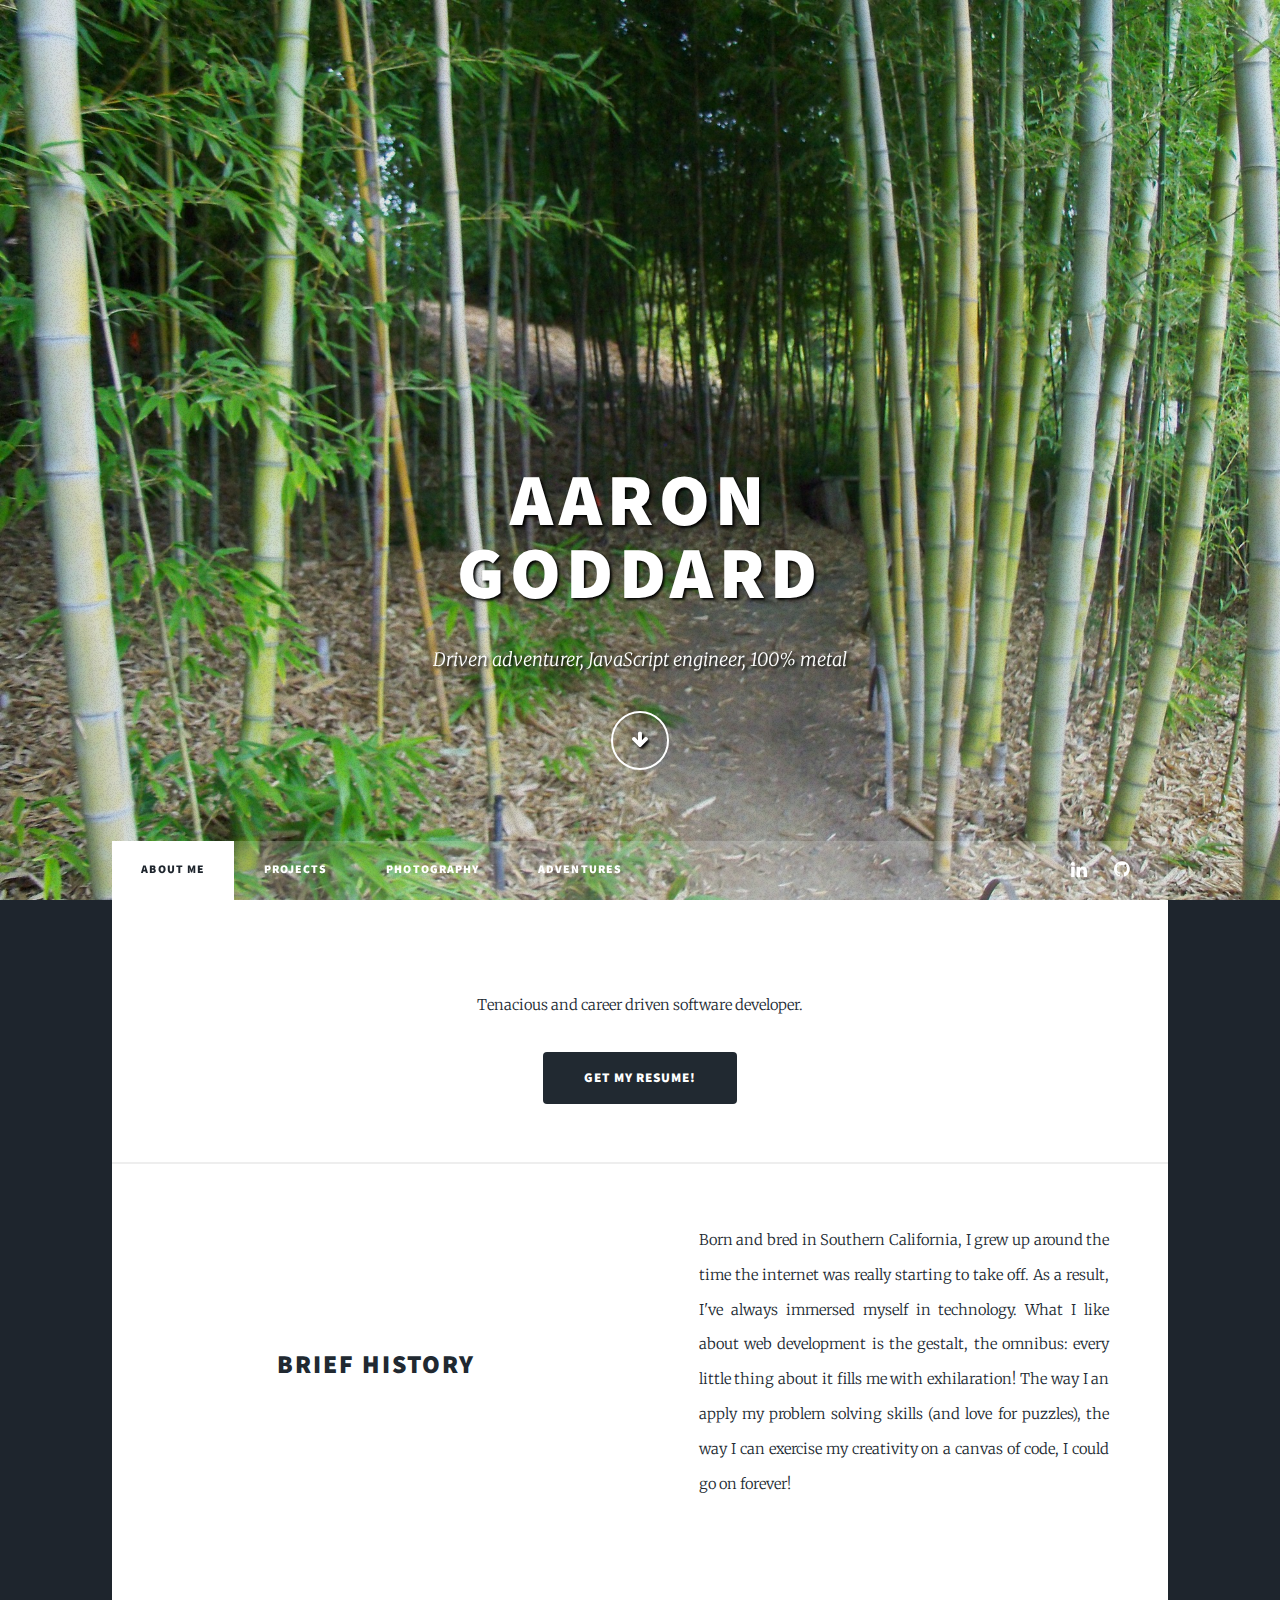
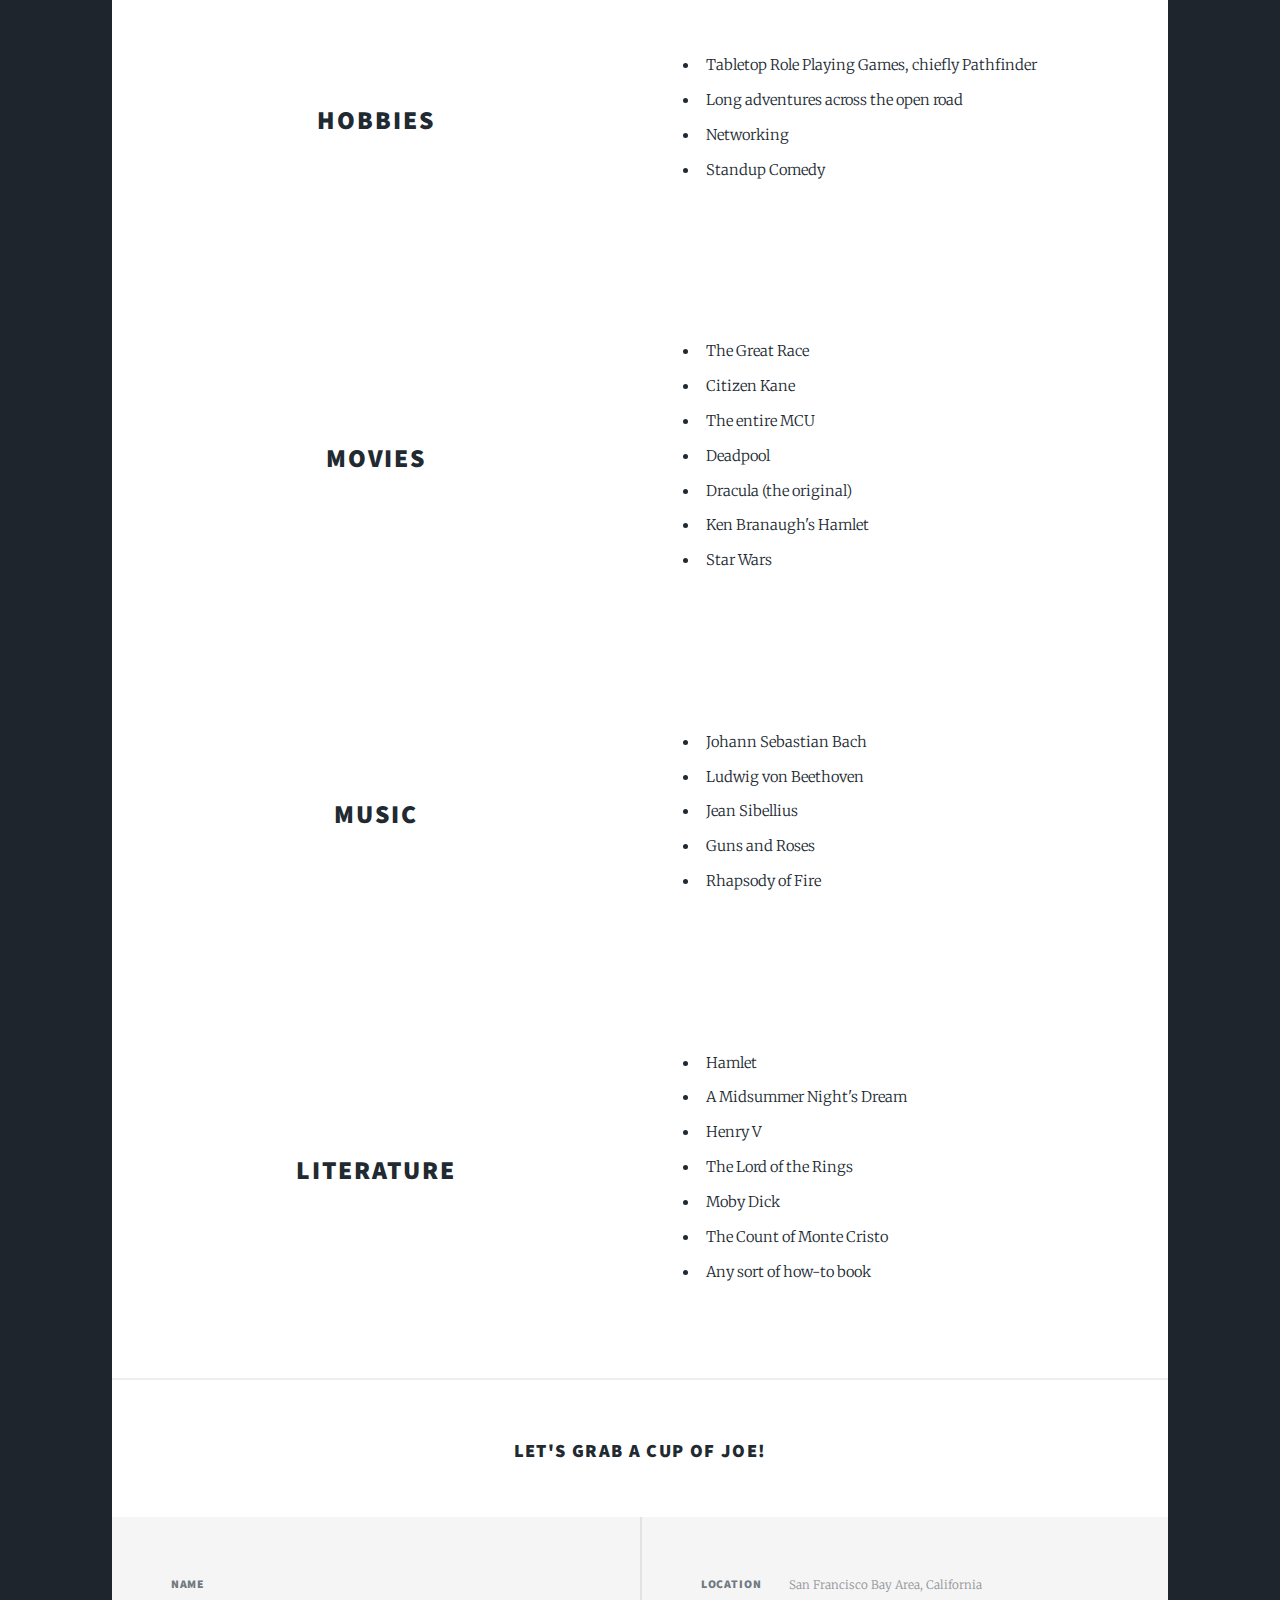
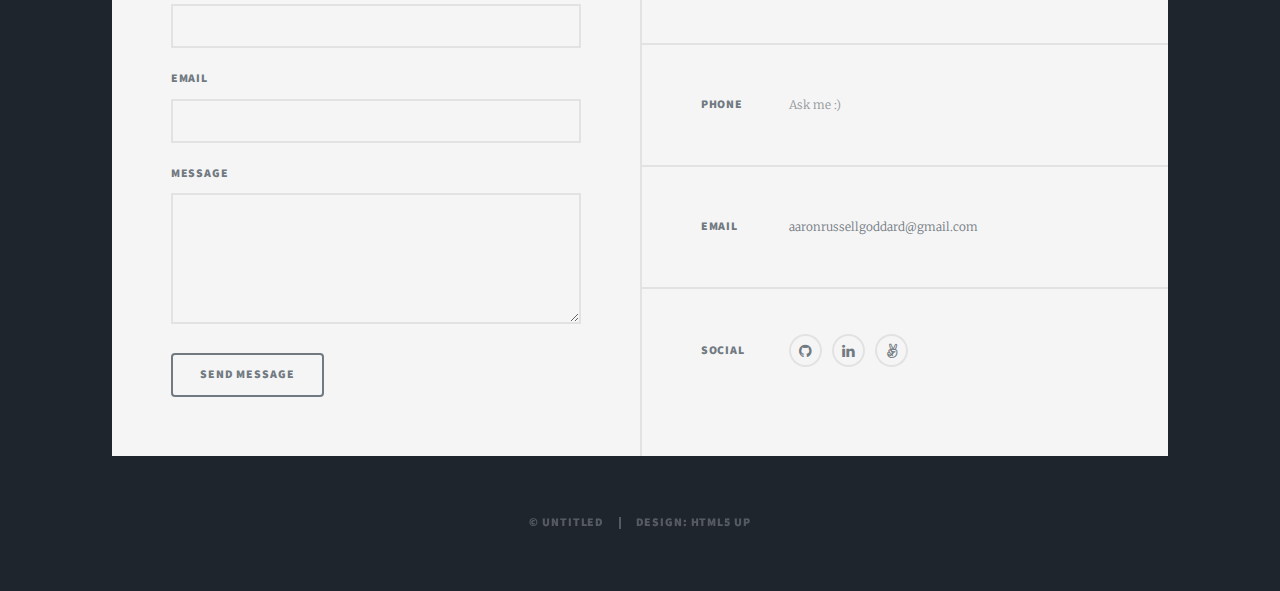
<file: index.html>
<!DOCTYPE HTML>
<!--https://i.imgur.com/fE55L5x.jpg
	Massively by HTML5 UP
	html5up.net | @ajlkn
	Free for personal and commercial use under the CCA 3.0 license (html5up.net/license)
-->
<html>
	<head>
		<title>Aaron Goddard'</title>
		<meta http-equiv="Refresh" />
		<meta charset="utf-8" />
		<meta name="viewport" content="width=device-width, initial-scale=1, user-scalable=no" />
		<link rel="stylesheet" href="assets/css/main.css" />
		<noscript><link rel="stylesheet" href="assets/css/noscript.css" /></noscript>
	</head>

	<body class="is-preload">

		<!-- Wrapper -->
			<div id="wrapper" class="fade-in">

				<!-- Intro -->
					<div id="intro">
						<h1>Aaron<br />
						Goddard</h1>
						<p>Driven adventurer, JavaScript engineer, 100% metal</p>
						<ul class="actions">
							<li><a href="#header" class="button icon solo fa-arrow-down scrolly">Continue</a></li>
						</ul>
					</div>

				<!-- Header -->
					<header id="header">
						<a href="index.html" class="logo">Greetings!</a>
					</header>

				<!-- Nav -->
					<nav id="nav">
						<ul class="links">
							<li class="active"><a href="index.html">About Me</a></li>
							<li> <a href="projects.html">Projects</a></li>
							<li> <a href="photos.html">Photography</a></li>
							<li> <a href="adventures.html">Adventures</a></li>

							<!-- <li><a href="generic.html">Generic Page</a></li>
							<li><a href="elements.html">Elements Reference</a></li> -->
						</ul>
						<ul class="icons">
							<li><a href="https://linkedin.com/in/genxhero/" class="icon fa-linkedin"><span class="label">Linkedin</span></a></li>
							<!-- <li><a href="#" class="icon fa-facebook"><span class="label">Facebook</span></a></li> -->
							<li><a href="https://github.com/genxhero" class="icon fa-github"><span class="label">GitHub</span></a></li>
						</ul>
					</nav>

				<!-- Main -->
					<div id="main">

						<!-- Featured Post -->
							<article class="post featured">
								<!-- <header class="major">
									<h2>"Cervus non Servus"</h2>
									<p>Family motto</p>
								</header> -->
								<div class="profile-head">
							<p>Tenacious and career driven software developer.</p>
							<a href="./docs/aaronrussellgoddard.pdf" class="button primary large">Get My Resume!</a>
								</div>
	
							</article>

						<!-- Posts -->
							<section class="posts">
								<!-- <article> -->
									<header class="side-header">
										<h2>Brief History</h2>
									</header>
									<p>Born and bred in Southern California, I grew up around the time the internet was really starting to take off. As a
										result, I've always immersed myself in technology. What I like about web development is the gestalt, the omnibus:
										every little thing about it fills me with exhilaration! The way I an apply my problem solving skills (and love for
										puzzles), the way I can exercise my creativity on a canvas of code, I could go on forever!</p>
									
									
										<header class="side-header">
								<!-- </article> -->
							<!-- <article> -->
									<h2>Hobbies</h2>
									</header>
									<ul class="left-aligned-list">
										<li>Tabletop Role Playing Games, chiefly Pathfinder</li>
										<li>Long adventures across the open road</li>
										<li>Networking</li>
										<li>Standup Comedy</li>
									</ul>
							<!-- </article> -->
									
								<!-- <article> -->
									<header class="side-header">
										<h2>Movies</h2>
									</header>
									<ul class="left-aligned-list">
										<li>The Great Race</li>
										<li>Citizen Kane</li>
										<li>The entire MCU</li>
										<li>Deadpool</li>
										<li>Dracula (the original)</li>
										<li>Ken Branaugh's Hamlet</li>
										<li>Star Wars</li>
									</ul>
								<!-- </article> -->

								<!-- <article> -->
									<header class="side-header">
										<h2>Music</h2>
									</header>
									<ul class="left-aligned-list">
										<li>Johann Sebastian Bach</li>
										<li>Ludwig von Beethoven</li>
										<li>Jean Sibellius</li>
										<li>Guns and Roses</li>
										<li>Rhapsody of Fire</li>
									</ul>
								<!-- </article> -->
								
 								<!-- <article> -->
									<header class="side-header">
										<h2>Literature</h2>
									</header>
									<ul class="left-aligned-list">
										<li>Hamlet</li>
										<li>A Midsummer Night's Dream</li>
										<li>Henry V</li>
										<li>The Lord of the Rings</li>
										<li>Moby Dick</li>
										<li>The Count of Monte Cristo</li>
										<li>Any sort of how-to book</li>
									</ul>
									<!-- </article> -->
							</section>

						<!-- Footer -->
							<section>
								<h3 class="email-me">Let's grab a cup of Joe!</h3>
							</section>

					</div>

				<!-- Footer -->
					<footer id="footer">
						<section>
							<form name="contact" method="POST" netlify>
								<div class="fields">
									<div class="field">
										<label for="name">Name</label>
										<input type="text" name="name" id="name" />
									</div>
									<div class="field">
										<label for="email">Email</label>
										<input type="text" name="email" id="email" />
									</div>
									<div class="field">
										<label for="message">Message</label>
										<textarea name="message" id="message" rows="3"></textarea>
									</div>
								</div>
								<ul class="actions">
									<li><input type="submit" value="Send Message" /></li>
								</ul>
							</form>
						</section>
                       


						<section class="split contact">
							<section class="alt">
								<h3>Location</h3>
								<p> San Francisco Bay Area, California</p>
							</section>
							<section>
								<h3>Phone</h3>
								<p>Ask me :)</p>
							</section>
							<section>
								<h3>Email</h3>
								<p><a href="#">aaronrussellgoddard@gmail.com</a></p>
							</section>
							<section>
								<h3>Social</h3>
								<ul class="icons alt">
									<!-- <li><a href="#" class="icon alt fa-twitter"><span class="label">Twitter</span></a></li> -->
									<!-- <li><a href="#" class="icon alt fa-facebook"><span class="label">Facebook</span></a></li> -->
									<!-- <li><a href="#" class="icon alt fa-instagram"><span class="label">Instagram</span></a></li> -->
									<li><a href="https://github.com/genxhero" class="icon alt fa-github"><span class="label">GitHub</span></a></li>
									<li><a href="https://linkedin.com/in/genxhero/" class="icon alt fa-linkedin"><span class="label">Linkedin</span></a></li>
									<li><a href="https://angel.co/aaron-goddard" class="icon alt fa-angellist"><span class="label">AngelList</span></a></li>


								</ul>
							</section>
						</section>
					</footer>

				<!-- Copyright -->
					<div id="copyright">
						<ul><li>&copy; Untitled</li><li>Design: <a href="https://html5up.net">HTML5 UP</a></li></ul>
					</div>

			</div>

		<!-- Scripts -->
			<script src="assets/js/jquery.min.js"></script>
			<script src="assets/js/jquery.scrollex.min.js"></script>
			<script src="assets/js/jquery.scrolly.min.js"></script>
			<script src="assets/js/browser.min.js"></script>
			<script src="assets/js/breakpoints.min.js"></script>
			<script src="assets/js/util.js"></script>
			<script src="assets/js/main.js"></script>

	</body>
</html>
</file>
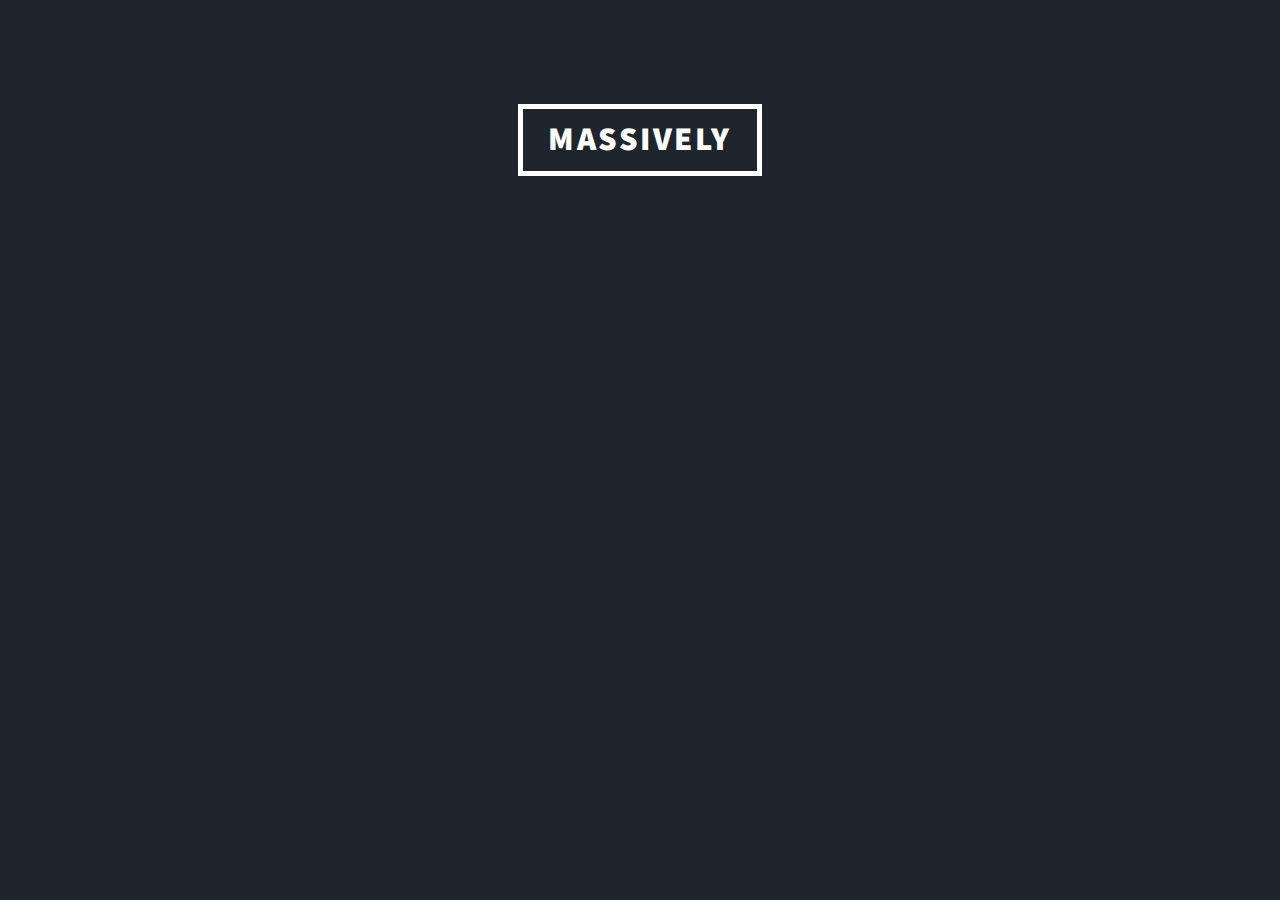
<file: adventures.html>
<html>
	<head>
		<title>Generic Page - Massively by HTML5 UP</title>
		<meta charset="utf-8" />
		<meta name="viewport" content="width=device-width, initial-scale=1, user-scalable=no" />
		<link rel="stylesheet" href="assets/css/main.css" />
		<noscript><link rel="stylesheet" href="assets/css/noscript.css" /></noscript>
	</head>
	<body class="is-preload">
			<header id="header">
				<a href="index.html" class="logo">Massively</a>
			</header>
</file>
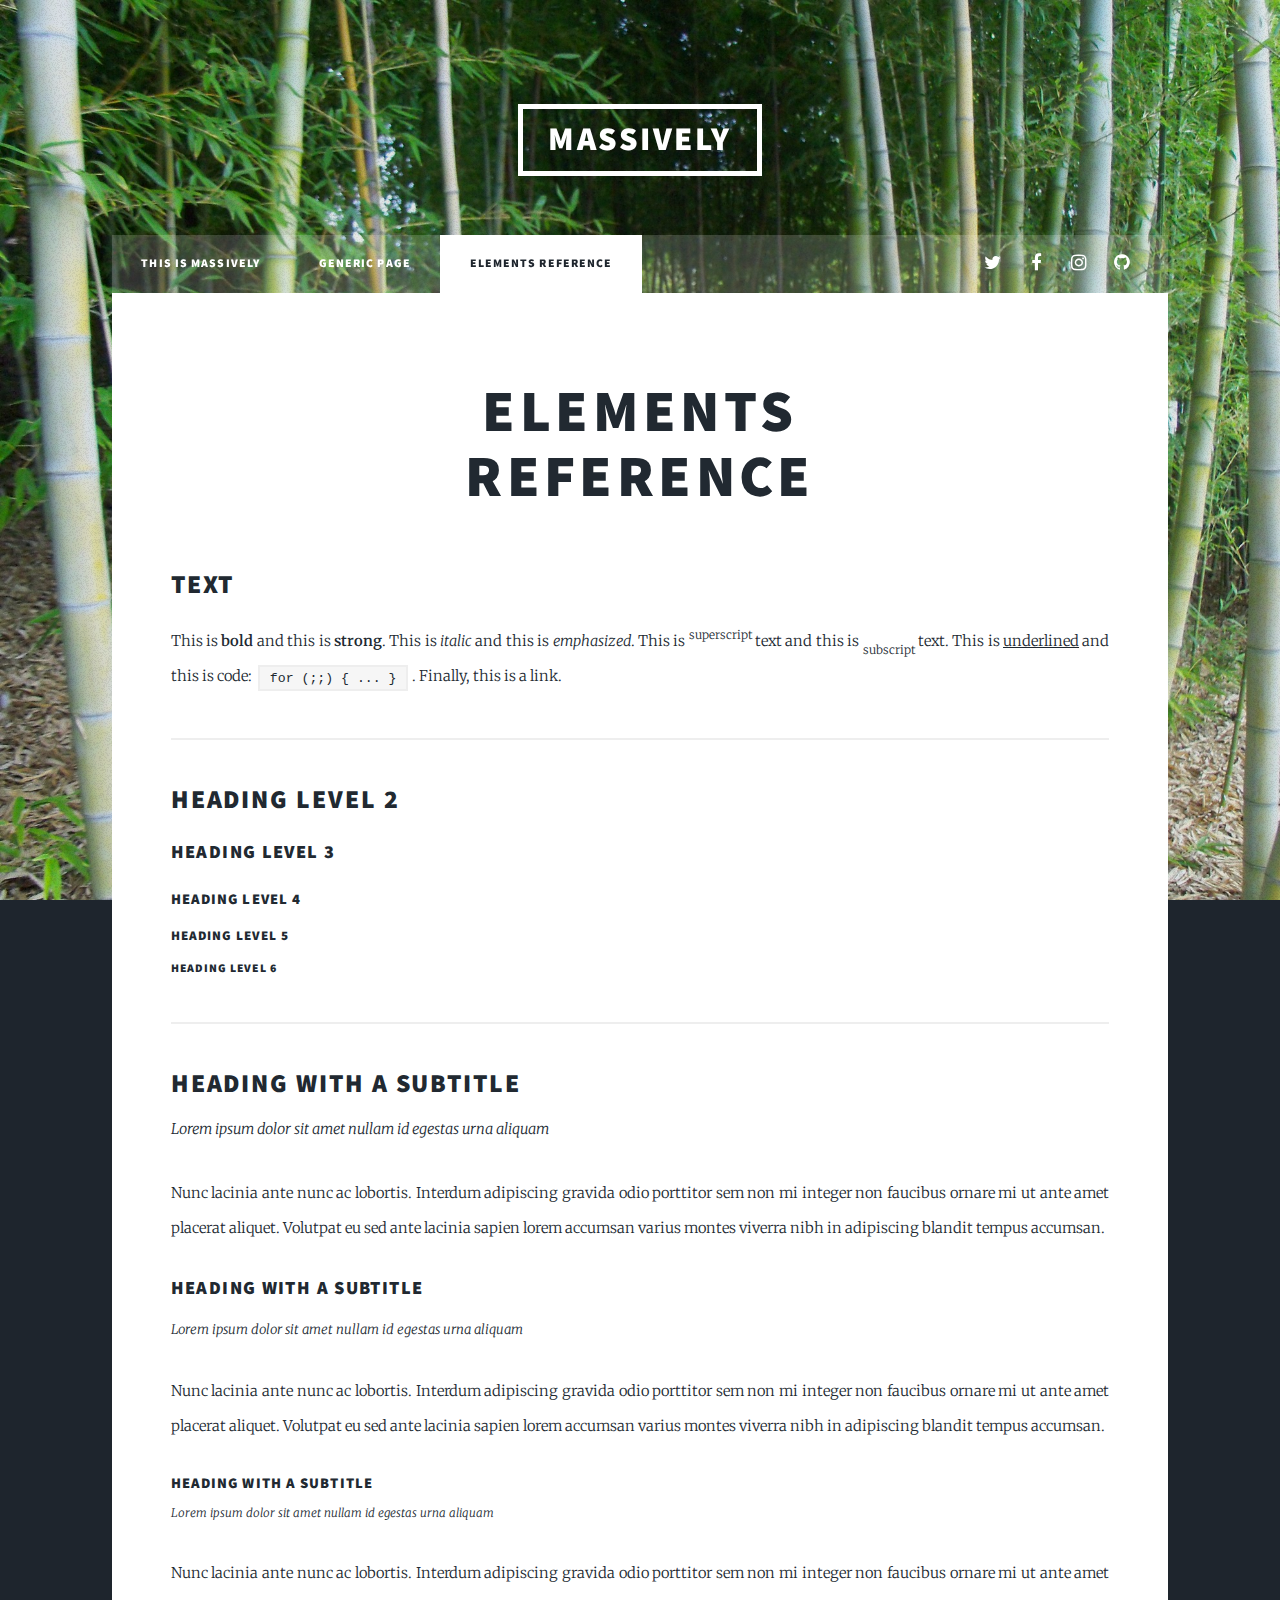
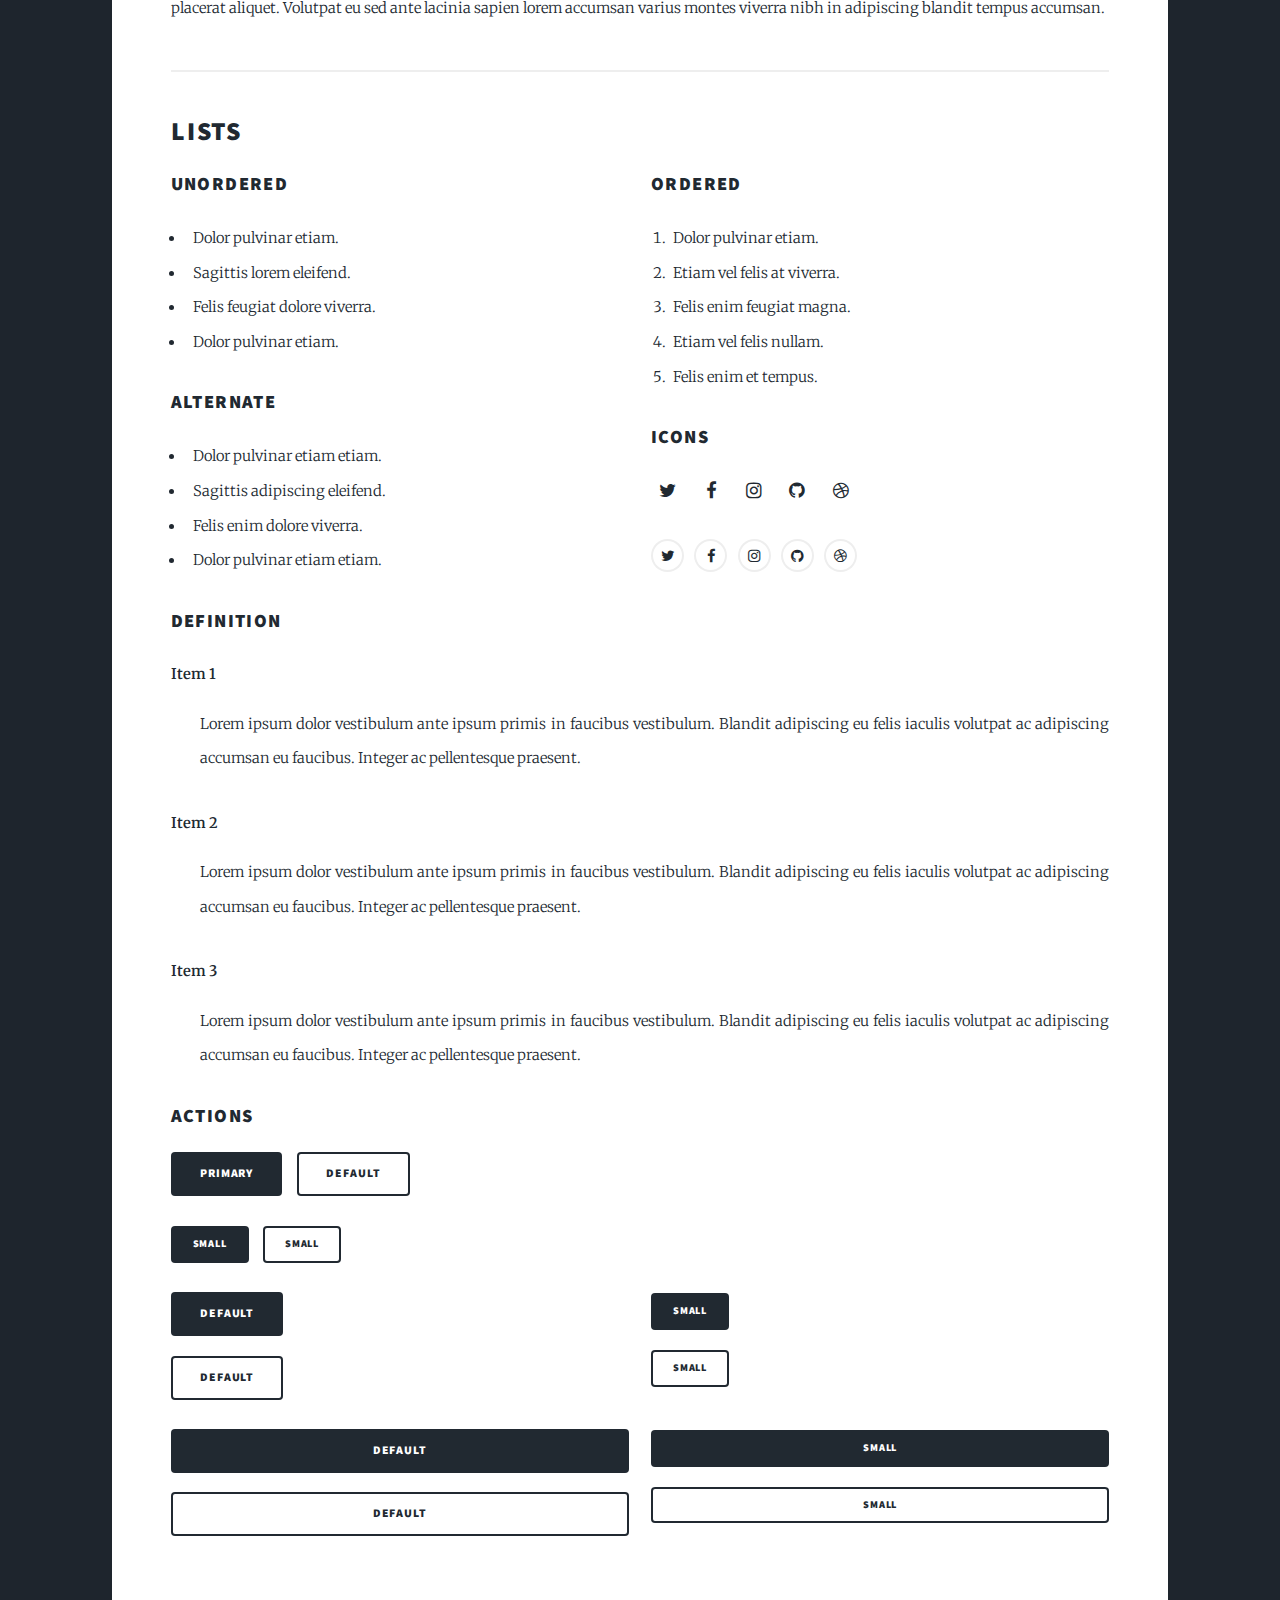
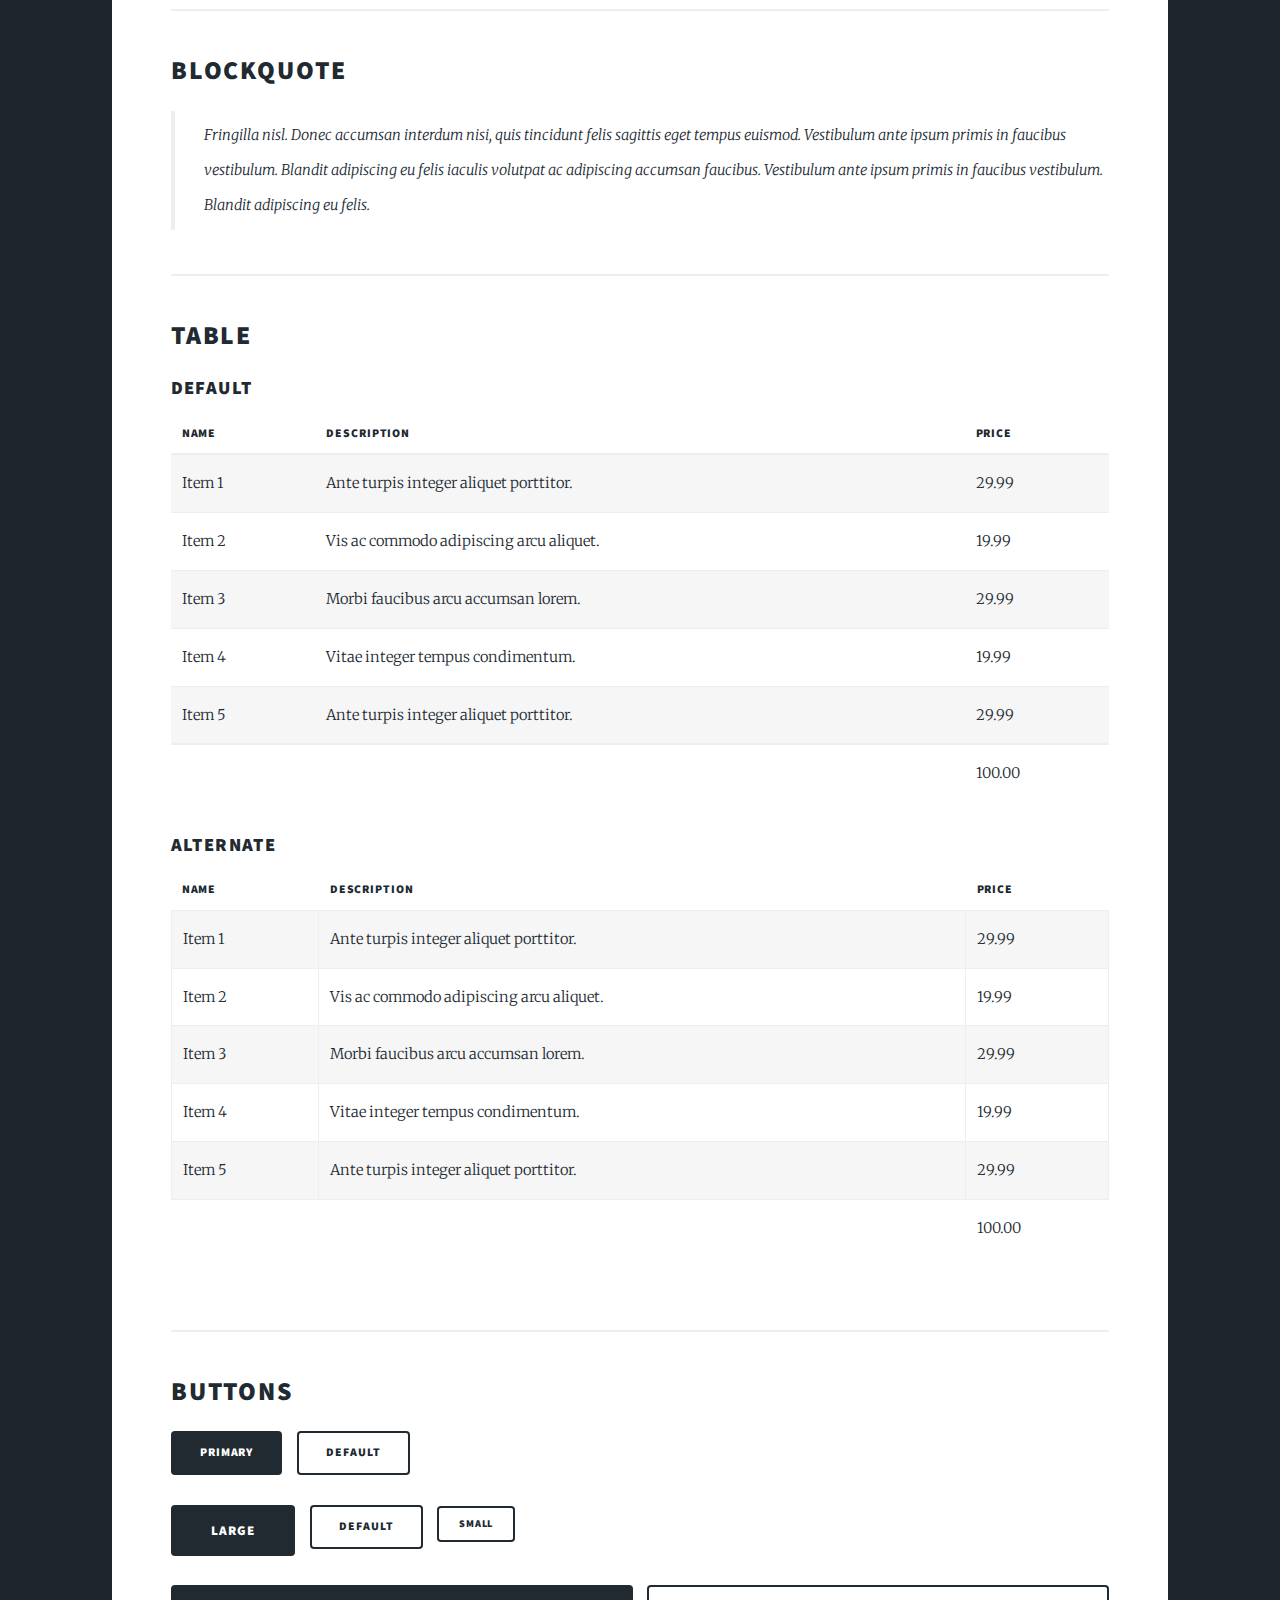
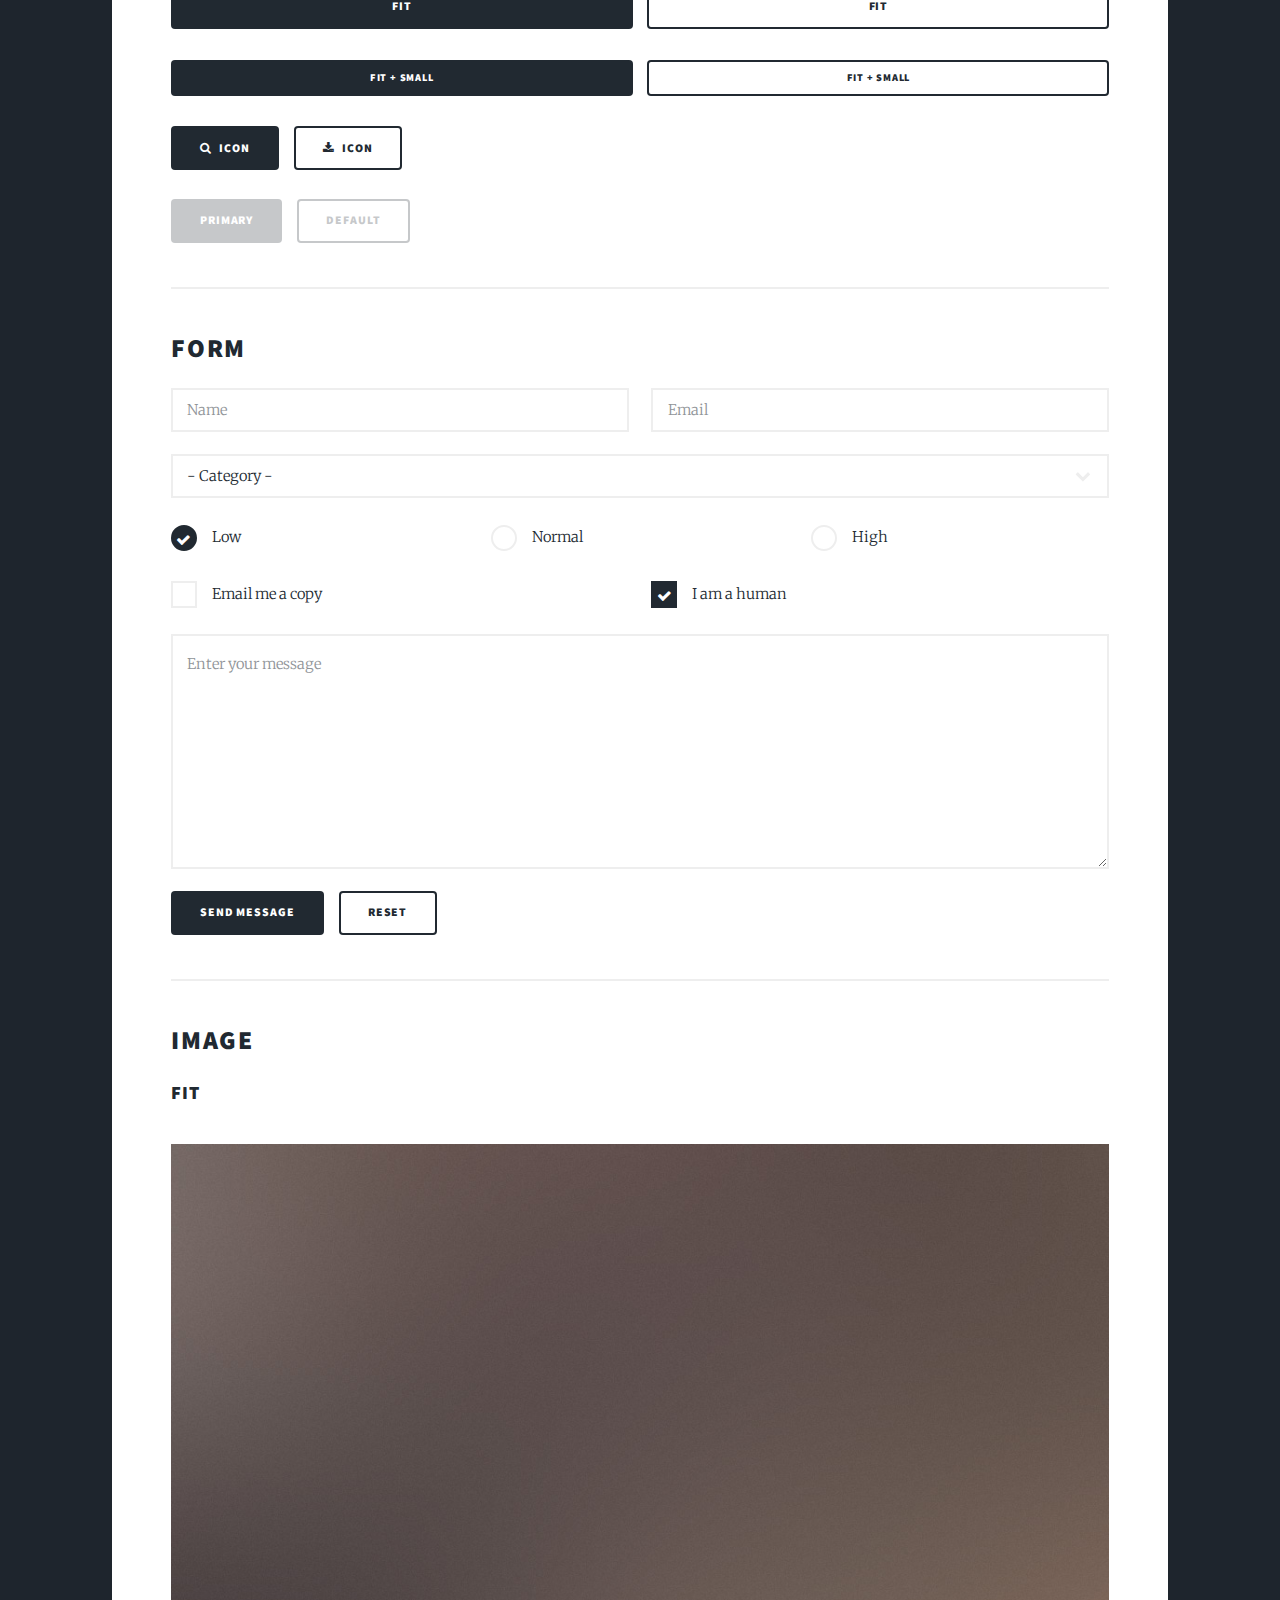
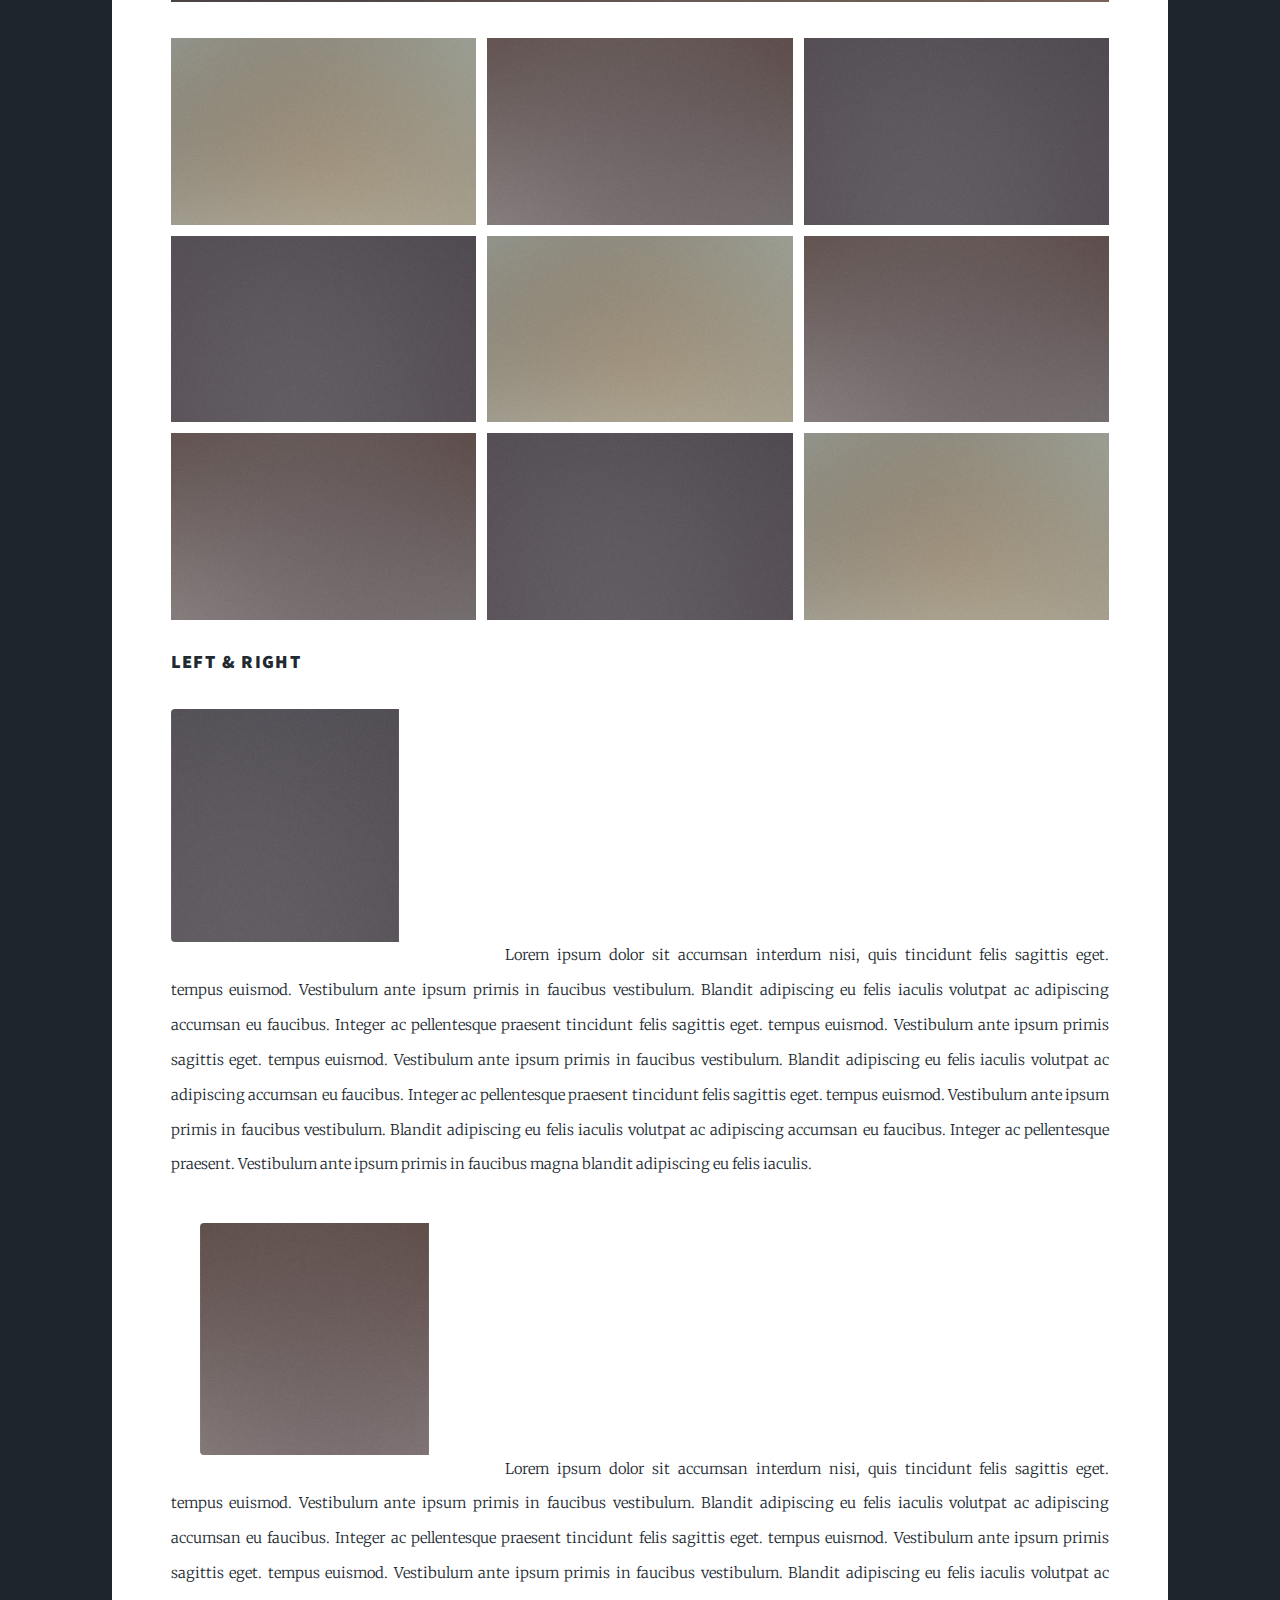
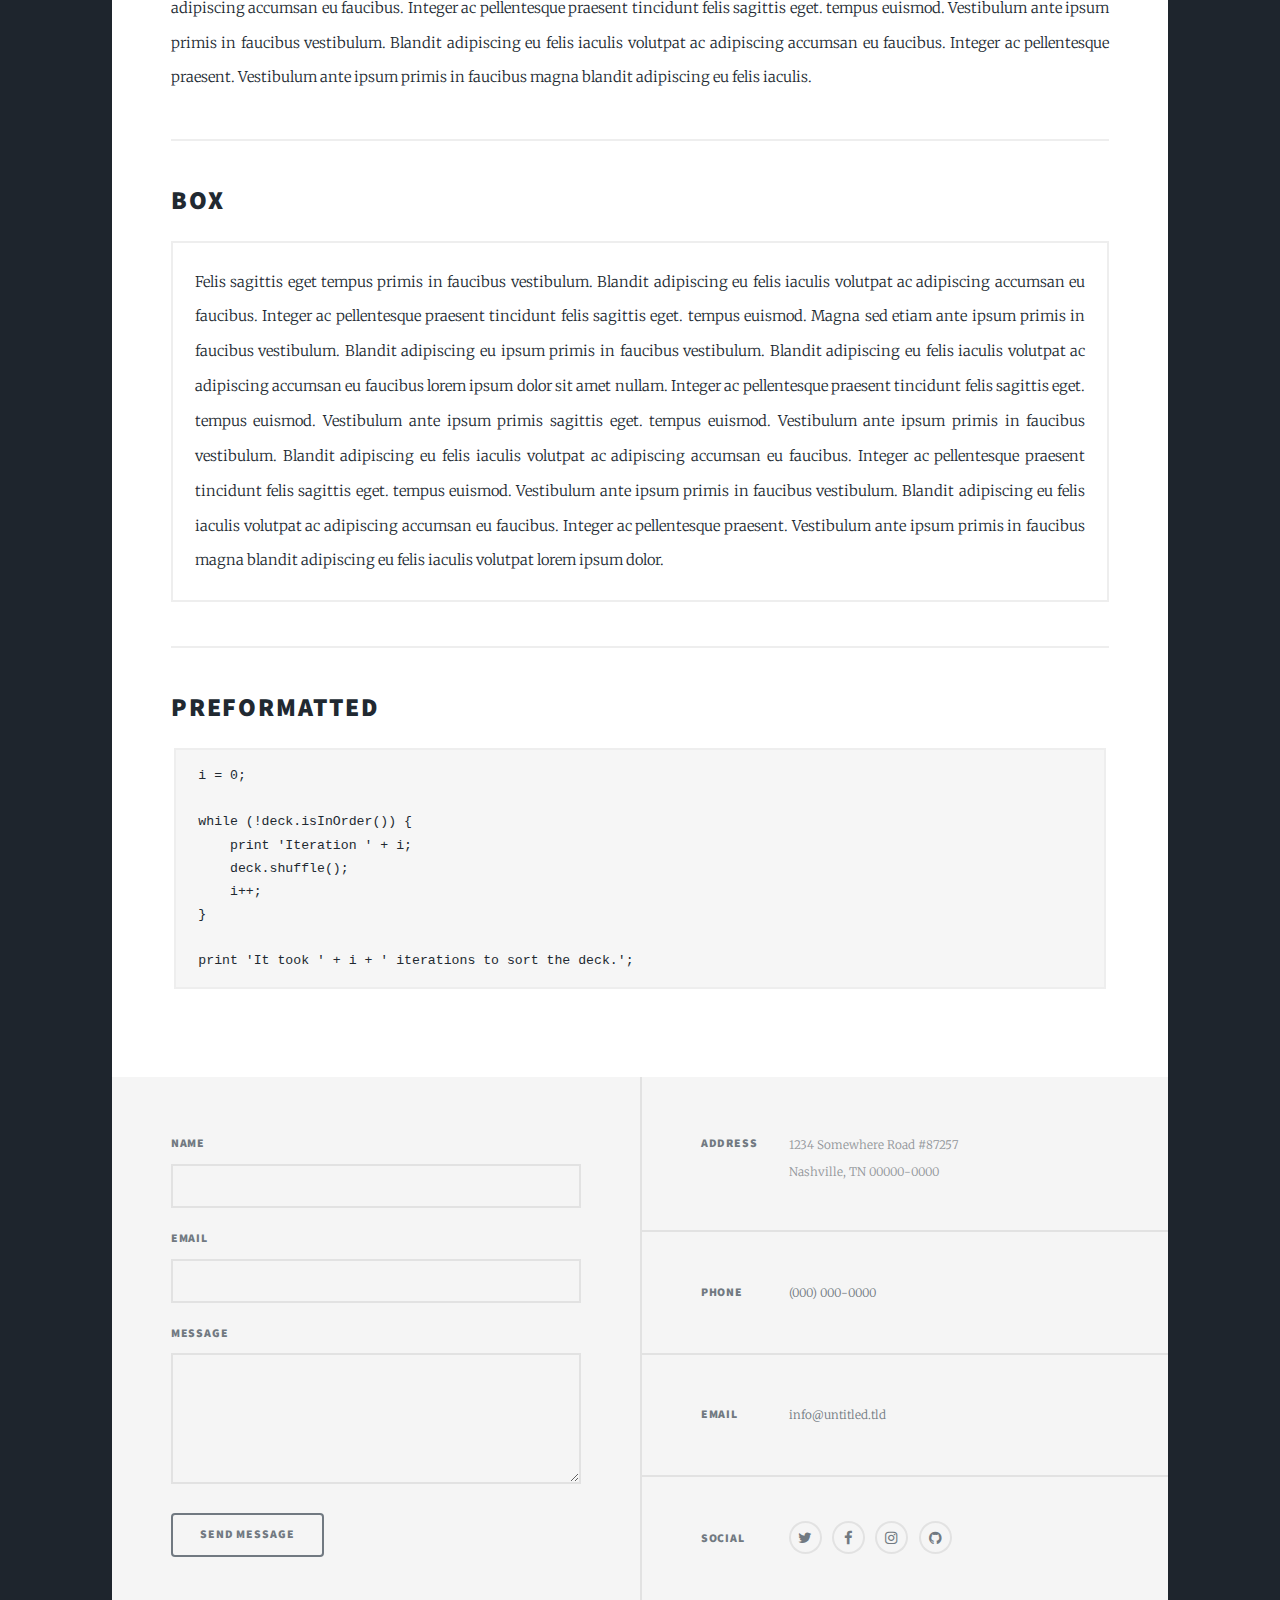
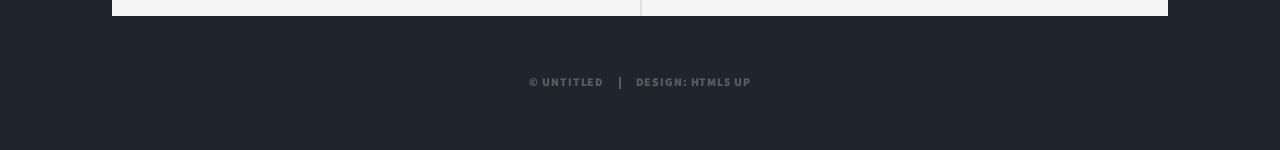
<file: elements copy.html>
<!DOCTYPE HTML>
<!--
	Massively by HTML5 UP
	html5up.net | @ajlkn
	Free for personal and commercial use under the CCA 3.0 license (html5up.net/license)
-->
<html>
	<head>
		<title>Elements Reference - Massively by HTML5 UP</title>
		<meta charset="utf-8" />
		<meta name="viewport" content="width=device-width, initial-scale=1, user-scalable=no" />
		<link rel="stylesheet" href="assets/css/main.css" />
		<noscript><link rel="stylesheet" href="assets/css/noscript.css" /></noscript>
	</head>
	<body class="is-preload">

		<!-- Wrapper -->
			<div id="wrapper">

				<!-- Header -->
					<header id="header">
						<a href="index.html" class="logo">Massively</a>
					</header>

				<!-- Nav -->
					<nav id="nav">
						<ul class="links">
							<li><a href="index.html">This is Massively</a></li>
							<li><a href="generic.html">Generic Page</a></li>
							<li class="active"><a href="elements.html">Elements Reference</a></li>
						</ul>
						<ul class="icons">
							<li><a href="#" class="icon fa-twitter"><span class="label">Twitter</span></a></li>
							<li><a href="#" class="icon fa-facebook"><span class="label">Facebook</span></a></li>
							<li><a href="#" class="icon fa-instagram"><span class="label">Instagram</span></a></li>
							<li><a href="#" class="icon fa-github"><span class="label">GitHub</span></a></li>
						</ul>
					</nav>

				<!-- Main -->
					<div id="main">

						<!-- Post -->
							<section class="post">
								<header class="major">
									<h1>Elements<br />
									Reference</h1>
								</header>

								<!-- Text stuff -->
									<h2>Text</h2>
									<p>This is <b>bold</b> and this is <strong>strong</strong>. This is <i>italic</i> and this is <em>emphasized</em>.
									This is <sup>superscript</sup> text and this is <sub>subscript</sub> text.
									This is <u>underlined</u> and this is code: <code>for (;;) { ... }</code>.
									Finally, this is a <a href="#">link</a>.</p>
									<hr />
									<h2>Heading Level 2</h2>
									<h3>Heading Level 3</h3>
									<h4>Heading Level 4</h4>
									<h5>Heading Level 5</h5>
									<h6>Heading Level 6</h6>
									<hr />
									<header>
										<h2>Heading with a Subtitle</h2>
										<p>Lorem ipsum dolor sit amet nullam id egestas urna aliquam</p>
									</header>
									<p>Nunc lacinia ante nunc ac lobortis. Interdum adipiscing gravida odio porttitor sem non mi integer non faucibus ornare mi ut ante amet placerat aliquet. Volutpat eu sed ante lacinia sapien lorem accumsan varius montes viverra nibh in adipiscing blandit tempus accumsan.</p>
									<header>
										<h3>Heading with a Subtitle</h3>
										<p>Lorem ipsum dolor sit amet nullam id egestas urna aliquam</p>
									</header>
									<p>Nunc lacinia ante nunc ac lobortis. Interdum adipiscing gravida odio porttitor sem non mi integer non faucibus ornare mi ut ante amet placerat aliquet. Volutpat eu sed ante lacinia sapien lorem accumsan varius montes viverra nibh in adipiscing blandit tempus accumsan.</p>
									<header>
										<h4>Heading with a Subtitle</h4>
										<p>Lorem ipsum dolor sit amet nullam id egestas urna aliquam</p>
									</header>
									<p>Nunc lacinia ante nunc ac lobortis. Interdum adipiscing gravida odio porttitor sem non mi integer non faucibus ornare mi ut ante amet placerat aliquet. Volutpat eu sed ante lacinia sapien lorem accumsan varius montes viverra nibh in adipiscing blandit tempus accumsan.</p>

									<hr />

								<!-- Lists -->
									<h2>Lists</h2>
									<div class="row">
										<div class="col-6 col-12-small">

											<h3>Unordered</h3>
											<ul>
												<li>Dolor pulvinar etiam.</li>
												<li>Sagittis lorem eleifend.</li>
												<li>Felis feugiat dolore viverra.</li>
												<li>Dolor pulvinar etiam.</li>
											</ul>

											<h3>Alternate</h3>
											<ul class="alt">
												<li>Dolor pulvinar etiam etiam.</li>
												<li>Sagittis adipiscing eleifend.</li>
												<li>Felis enim dolore viverra.</li>
												<li>Dolor pulvinar etiam etiam.</li>
											</ul>

										</div>
										<div class="col-6 col-12-small">

											<h3>Ordered</h3>
											<ol>
												<li>Dolor pulvinar etiam.</li>
												<li>Etiam vel felis at viverra.</li>
												<li>Felis enim feugiat magna.</li>
												<li>Etiam vel felis nullam.</li>
												<li>Felis enim et tempus.</li>
											</ol>

											<h3>Icons</h3>
											<ul class="icons">
												<li><a href="#" class="icon fa-twitter"><span class="label">Twitter</span></a></li>
												<li><a href="#" class="icon fa-facebook"><span class="label">Facebook</span></a></li>
												<li><a href="#" class="icon fa-instagram"><span class="label">Instagram</span></a></li>
												<li><a href="#" class="icon fa-github"><span class="label">Github</span></a></li>
												<li><a href="#" class="icon fa-dribbble"><span class="label">Dribbble</span></a></li>
											</ul>
											<ul class="icons alt">
												<li><a href="#" class="icon alt fa-twitter"><span class="label">Twitter</span></a></li>
												<li><a href="#" class="icon alt fa-facebook"><span class="label">Facebook</span></a></li>
												<li><a href="#" class="icon alt fa-instagram"><span class="label">Instagram</span></a></li>
												<li><a href="#" class="icon alt fa-github"><span class="label">Github</span></a></li>
												<li><a href="#" class="icon alt fa-dribbble"><span class="label">Dribbble</span></a></li>
											</ul>

										</div>
									</div>
									<h3>Definition</h3>
									<dl>
										<dt>Item 1</dt>
										<dd>
											<p>Lorem ipsum dolor vestibulum ante ipsum primis in faucibus vestibulum. Blandit adipiscing eu felis iaculis volutpat ac adipiscing accumsan eu faucibus. Integer ac pellentesque praesent.</p>
										</dd>
										<dt>Item 2</dt>
										<dd>
											<p>Lorem ipsum dolor vestibulum ante ipsum primis in faucibus vestibulum. Blandit adipiscing eu felis iaculis volutpat ac adipiscing accumsan eu faucibus. Integer ac pellentesque praesent.</p>
										</dd>
										<dt>Item 3</dt>
										<dd>
											<p>Lorem ipsum dolor vestibulum ante ipsum primis in faucibus vestibulum. Blandit adipiscing eu felis iaculis volutpat ac adipiscing accumsan eu faucibus. Integer ac pellentesque praesent.</p>
										</dd>
									</dl>

									<h3>Actions</h3>
									<ul class="actions">
										<li><a href="#" class="button primary">Primary</a></li>
										<li><a href="#" class="button">Default</a></li>
									</ul>
									<ul class="actions small">
										<li><a href="#" class="button primary small">Small</a></li>
										<li><a href="#" class="button small">Small</a></li>
									</ul>
									<div class="row">
										<div class="col-6 col-12-small">
											<ul class="actions stacked">
												<li><a href="#" class="button primary">Default</a></li>
												<li><a href="#" class="button">Default</a></li>
											</ul>
										</div>
										<div class="col-6 col-12-small">
											<ul class="actions stacked">
												<li><a href="#" class="button primary small">Small</a></li>
												<li><a href="#" class="button small">Small</a></li>
											</ul>
										</div>
									</div>
									<div class="row">
										<div class="col-6 col-12-small">
											<ul class="actions stacked">
												<li><a href="#" class="button primary fit">Default</a></li>
												<li><a href="#" class="button fit">Default</a></li>
											</ul>
										</div>
										<div class="col-6 col-12-small">
											<ul class="actions stacked">
												<li><a href="#" class="button primary small fit">Small</a></li>
												<li><a href="#" class="button small fit">Small</a></li>
											</ul>
										</div>
									</div>

									<hr />

								<!-- Blockquote -->
									<h2>Blockquote</h2>
									<blockquote>Fringilla nisl. Donec accumsan interdum nisi, quis tincidunt felis sagittis eget tempus euismod. Vestibulum ante ipsum primis in faucibus vestibulum. Blandit adipiscing eu felis iaculis volutpat ac adipiscing accumsan faucibus. Vestibulum ante ipsum primis in faucibus vestibulum. Blandit adipiscing eu felis.</blockquote>

									<hr />

								<!-- Table -->
									<h2>Table</h2>

									<h3>Default</h3>
									<div class="table-wrapper">
										<table>
											<thead>
												<tr>
													<th>Name</th>
													<th>Description</th>
													<th>Price</th>
												</tr>
											</thead>
											<tbody>
												<tr>
													<td>Item 1</td>
													<td>Ante turpis integer aliquet porttitor.</td>
													<td>29.99</td>
												</tr>
												<tr>
													<td>Item 2</td>
													<td>Vis ac commodo adipiscing arcu aliquet.</td>
													<td>19.99</td>
												</tr>
												<tr>
													<td>Item 3</td>
													<td> Morbi faucibus arcu accumsan lorem.</td>
													<td>29.99</td>
												</tr>
												<tr>
													<td>Item 4</td>
													<td>Vitae integer tempus condimentum.</td>
													<td>19.99</td>
												</tr>
												<tr>
													<td>Item 5</td>
													<td>Ante turpis integer aliquet porttitor.</td>
													<td>29.99</td>
												</tr>
											</tbody>
											<tfoot>
												<tr>
													<td colspan="2"></td>
													<td>100.00</td>
												</tr>
											</tfoot>
										</table>
									</div>

									<h3>Alternate</h3>
									<div class="table-wrapper">
										<table class="alt">
											<thead>
												<tr>
													<th>Name</th>
													<th>Description</th>
													<th>Price</th>
												</tr>
											</thead>
											<tbody>
												<tr>
													<td>Item 1</td>
													<td>Ante turpis integer aliquet porttitor.</td>
													<td>29.99</td>
												</tr>
												<tr>
													<td>Item 2</td>
													<td>Vis ac commodo adipiscing arcu aliquet.</td>
													<td>19.99</td>
												</tr>
												<tr>
													<td>Item 3</td>
													<td> Morbi faucibus arcu accumsan lorem.</td>
													<td>29.99</td>
												</tr>
												<tr>
													<td>Item 4</td>
													<td>Vitae integer tempus condimentum.</td>
													<td>19.99</td>
												</tr>
												<tr>
													<td>Item 5</td>
													<td>Ante turpis integer aliquet porttitor.</td>
													<td>29.99</td>
												</tr>
											</tbody>
											<tfoot>
												<tr>
													<td colspan="2"></td>
													<td>100.00</td>
												</tr>
											</tfoot>
										</table>
									</div>

									<hr />

								<!-- Buttons -->
									<h2>Buttons</h2>
									<ul class="actions">
										<li><a href="#" class="button primary">Primary</a></li>
										<li><a href="#" class="button">Default</a></li>
									</ul>
									<ul class="actions">
										<li><a href="#" class="button primary large">Large</a></li>
										<li><a href="#" class="button">Default</a></li>
										<li><a href="#" class="button small">Small</a></li>
									</ul>
									<ul class="actions fit">
										<li><a href="#" class="button primary fit">Fit</a></li>
										<li><a href="#" class="button fit">Fit</a></li>
									</ul>
									<ul class="actions fit small">
										<li><a href="#" class="button primary fit small">Fit + Small</a></li>
										<li><a href="#" class="button fit small">Fit + Small</a></li>
									</ul>
									<ul class="actions">
										<li><a href="#" class="button primary icon fa-search">Icon</a></li>
										<li><a href="#" class="button icon fa-download">Icon</a></li>
									</ul>
									<ul class="actions">
										<li><span class="button primary disabled">Primary</span></li>
										<li><span class="button disabled">Default</span></li>
									</ul>

									<hr />

								<!-- Form -->
									<h2>Form</h2>

									<form method="post" action="#">
										<div class="row gtr-uniform">
											<div class="col-6 col-12-xsmall">
												<input type="text" name="demo-name" id="demo-name" value="" placeholder="Name" />
											</div>
											<div class="col-6 col-12-xsmall">
												<input type="email" name="demo-email" id="demo-email" value="" placeholder="Email" />
											</div>
											<!-- Break -->
											<div class="col-12">
												<select name="demo-category" id="demo-category">
													<option value="">- Category -</option>
													<option value="1">Manufacturing</option>
													<option value="1">Shipping</option>
													<option value="1">Administration</option>
													<option value="1">Human Resources</option>
												</select>
											</div>
											<!-- Break -->
											<div class="col-4 col-12-small">
												<input type="radio" id="demo-priority-low" name="demo-priority" checked>
												<label for="demo-priority-low">Low</label>
											</div>
											<div class="col-4 col-12-small">
												<input type="radio" id="demo-priority-normal" name="demo-priority">
												<label for="demo-priority-normal">Normal</label>
											</div>
											<div class="col-4 col-12-small">
												<input type="radio" id="demo-priority-high" name="demo-priority">
												<label for="demo-priority-high">High</label>
											</div>
											<!-- Break -->
											<div class="col-6 col-12-small">
												<input type="checkbox" id="demo-copy" name="demo-copy">
												<label for="demo-copy">Email me a copy</label>
											</div>
											<div class="col-6 col-12-small">
												<input type="checkbox" id="demo-human" name="demo-human" checked>
												<label for="demo-human">I am a human</label>
											</div>
											<!-- Break -->
											<div class="col-12">
												<textarea name="demo-message" id="demo-message" placeholder="Enter your message" rows="6"></textarea>
											</div>
											<!-- Break -->
											<div class="col-12">
												<ul class="actions">
													<li><input type="submit" value="Send Message" class="primary" /></li>
													<li><input type="reset" value="Reset" /></li>
												</ul>
											</div>
										</div>
									</form>

									<hr />

								<!-- Image -->
									<h2>Image</h2>

									<h3>Fit</h3>
									<span class="image fit"><img src="images/pic01.jpg" alt="" /></span>
									<div class="box alt">
										<div class="row gtr-50 gtr-uniform">
											<div class="col-4"><span class="image fit"><img src="images/pic02.jpg" alt="" /></span></div>
											<div class="col-4"><span class="image fit"><img src="images/pic03.jpg" alt="" /></span></div>
											<div class="col-4"><span class="image fit"><img src="images/pic04.jpg" alt="" /></span></div>
											<!-- Break -->
											<div class="col-4"><span class="image fit"><img src="images/pic04.jpg" alt="" /></span></div>
											<div class="col-4"><span class="image fit"><img src="images/pic02.jpg" alt="" /></span></div>
											<div class="col-4"><span class="image fit"><img src="images/pic03.jpg" alt="" /></span></div>
											<!-- Break -->
											<div class="col-4"><span class="image fit"><img src="images/pic03.jpg" alt="" /></span></div>
											<div class="col-4"><span class="image fit"><img src="images/pic04.jpg" alt="" /></span></div>
											<div class="col-4"><span class="image fit"><img src="images/pic02.jpg" alt="" /></span></div>
										</div>
									</div>

									<h3>Left &amp; Right</h3>
									<p><span class="image left"><img src="images/pic08.jpg" alt="" /></span>Lorem ipsum dolor sit accumsan interdum nisi, quis tincidunt felis sagittis eget. tempus euismod. Vestibulum ante ipsum primis in faucibus vestibulum. Blandit adipiscing eu felis iaculis volutpat ac adipiscing accumsan eu faucibus. Integer ac pellentesque praesent tincidunt felis sagittis eget. tempus euismod. Vestibulum ante ipsum primis sagittis eget. tempus euismod. Vestibulum ante ipsum primis in faucibus vestibulum. Blandit adipiscing eu felis iaculis volutpat ac adipiscing accumsan eu faucibus. Integer ac pellentesque praesent tincidunt felis sagittis eget. tempus euismod. Vestibulum ante ipsum primis in faucibus vestibulum. Blandit adipiscing eu felis iaculis volutpat ac adipiscing accumsan eu faucibus. Integer ac pellentesque praesent. Vestibulum ante ipsum primis in faucibus magna blandit adipiscing eu felis iaculis.</p>
									<p><span class="image right"><img src="images/pic09.jpg" alt="" /></span>Lorem ipsum dolor sit accumsan interdum nisi, quis tincidunt felis sagittis eget. tempus euismod. Vestibulum ante ipsum primis in faucibus vestibulum. Blandit adipiscing eu felis iaculis volutpat ac adipiscing accumsan eu faucibus. Integer ac pellentesque praesent tincidunt felis sagittis eget. tempus euismod. Vestibulum ante ipsum primis sagittis eget. tempus euismod. Vestibulum ante ipsum primis in faucibus vestibulum. Blandit adipiscing eu felis iaculis volutpat ac adipiscing accumsan eu faucibus. Integer ac pellentesque praesent tincidunt felis sagittis eget. tempus euismod. Vestibulum ante ipsum primis in faucibus vestibulum. Blandit adipiscing eu felis iaculis volutpat ac adipiscing accumsan eu faucibus. Integer ac pellentesque praesent. Vestibulum ante ipsum primis in faucibus magna blandit adipiscing eu felis iaculis.</p>

									<hr />

								<!-- Box -->
									<h2>Box</h2>
									<div class="box">
										<p>Felis sagittis eget tempus primis in faucibus vestibulum. Blandit adipiscing eu felis iaculis volutpat ac adipiscing accumsan eu faucibus. Integer ac pellentesque praesent tincidunt felis sagittis eget. tempus euismod. Magna sed etiam ante ipsum primis in faucibus vestibulum. Blandit adipiscing eu ipsum primis in faucibus vestibulum. Blandit adipiscing eu felis iaculis volutpat ac adipiscing accumsan eu faucibus lorem ipsum dolor sit amet nullam. Integer ac pellentesque praesent tincidunt felis sagittis eget. tempus euismod. Vestibulum ante ipsum primis sagittis eget. tempus euismod. Vestibulum ante ipsum primis in faucibus vestibulum. Blandit adipiscing eu felis iaculis volutpat ac adipiscing accumsan eu faucibus. Integer ac pellentesque praesent tincidunt felis sagittis eget. tempus euismod. Vestibulum ante ipsum primis in faucibus vestibulum. Blandit adipiscing eu felis iaculis volutpat ac adipiscing accumsan eu faucibus. Integer ac pellentesque praesent. Vestibulum ante ipsum primis in faucibus magna blandit adipiscing eu felis iaculis volutpat lorem ipsum dolor.</p>
									</div>

									<hr />

								<!-- Preformatted Code -->
									<h2>Preformatted</h2>
									<pre><code>i = 0;

while (!deck.isInOrder()) {
    print 'Iteration ' + i;
    deck.shuffle();
    i++;
}

print 'It took ' + i + ' iterations to sort the deck.';
</code></pre>

							</section>

					</div>

				<!-- Footer -->
					<footer id="footer">
						<section>
							<form method="post" action="#">
								<div class="fields">
									<div class="field">
										<label for="name">Name</label>
										<input type="text" name="name" id="name" />
									</div>
									<div class="field">
										<label for="email">Email</label>
										<input type="text" name="email" id="email" />
									</div>
									<div class="field">
										<label for="message">Message</label>
										<textarea name="message" id="message" rows="3"></textarea>
									</div>
								</div>
								<ul class="actions">
									<li><input type="submit" value="Send Message" /></li>
								</ul>
							</form>
						</section>
						<section class="split contact">
							<section class="alt">
								<h3>Address</h3>
								<p>1234 Somewhere Road #87257<br />
								Nashville, TN 00000-0000</p>
							</section>
							<section>
								<h3>Phone</h3>
								<p><a href="#">(000) 000-0000</a></p>
							</section>
							<section>
								<h3>Email</h3>
								<p><a href="#">info@untitled.tld</a></p>
							</section>
							<section>
								<h3>Social</h3>
								<ul class="icons alt">
									<li><a href="#" class="icon alt fa-twitter"><span class="label">Twitter</span></a></li>
									<li><a href="#" class="icon alt fa-facebook"><span class="label">Facebook</span></a></li>
									<li><a href="#" class="icon alt fa-instagram"><span class="label">Instagram</span></a></li>
									<li><a href="#" class="icon alt fa-github"><span class="label">GitHub</span></a></li>
								</ul>
							</section>
						</section>
					</footer>

				<!-- Copyright -->
					<div id="copyright">
						<ul><li>&copy; Untitled</li><li>Design: <a href="https://html5up.net">HTML5 UP</a></li></ul>
					</div>

			</div>

		<!-- Scripts -->
			<script src="assets/js/jquery.min.js"></script>
			<script src="assets/js/jquery.scrollex.min.js"></script>
			<script src="assets/js/jquery.scrolly.min.js"></script>
			<script src="assets/js/browser.min.js"></script>
			<script src="assets/js/breakpoints.min.js"></script>
			<script src="assets/js/util.js"></script>
			<script src="assets/js/main.js"></script>

	</body>
</html>
</file>
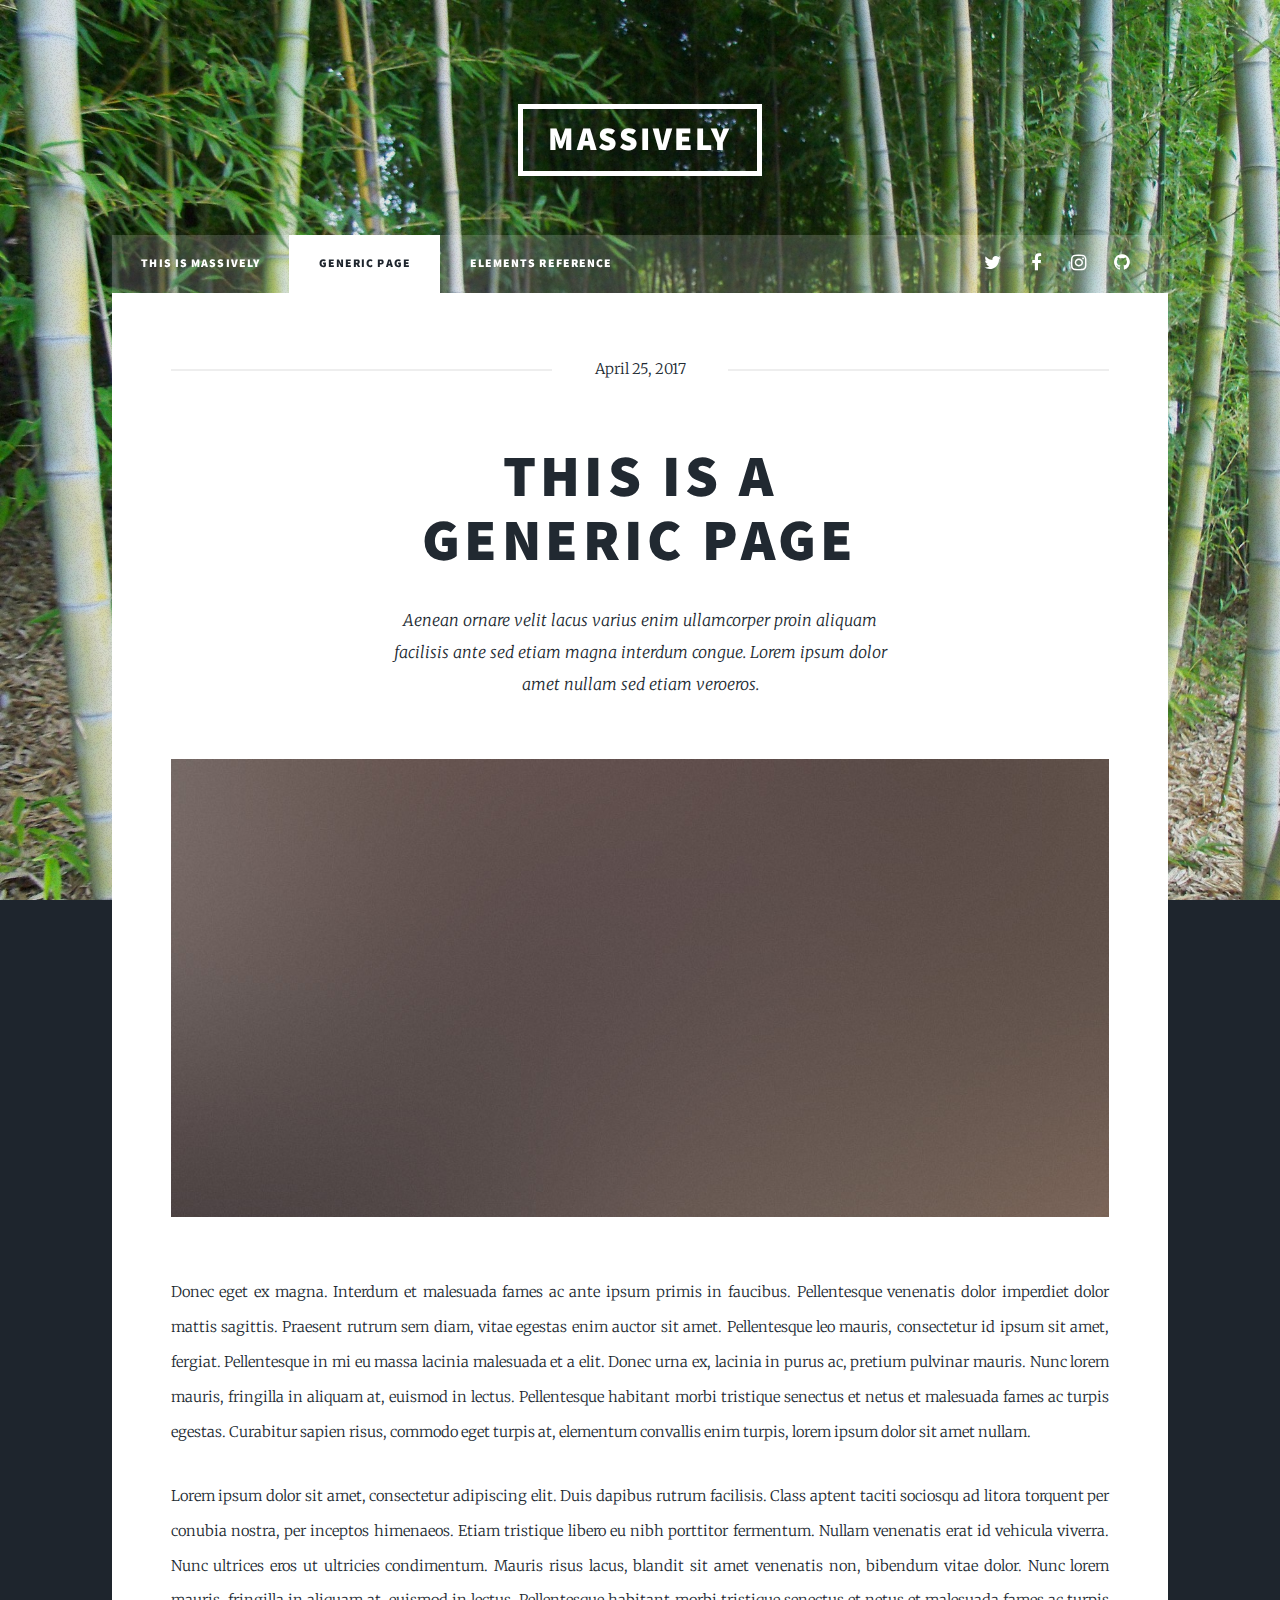
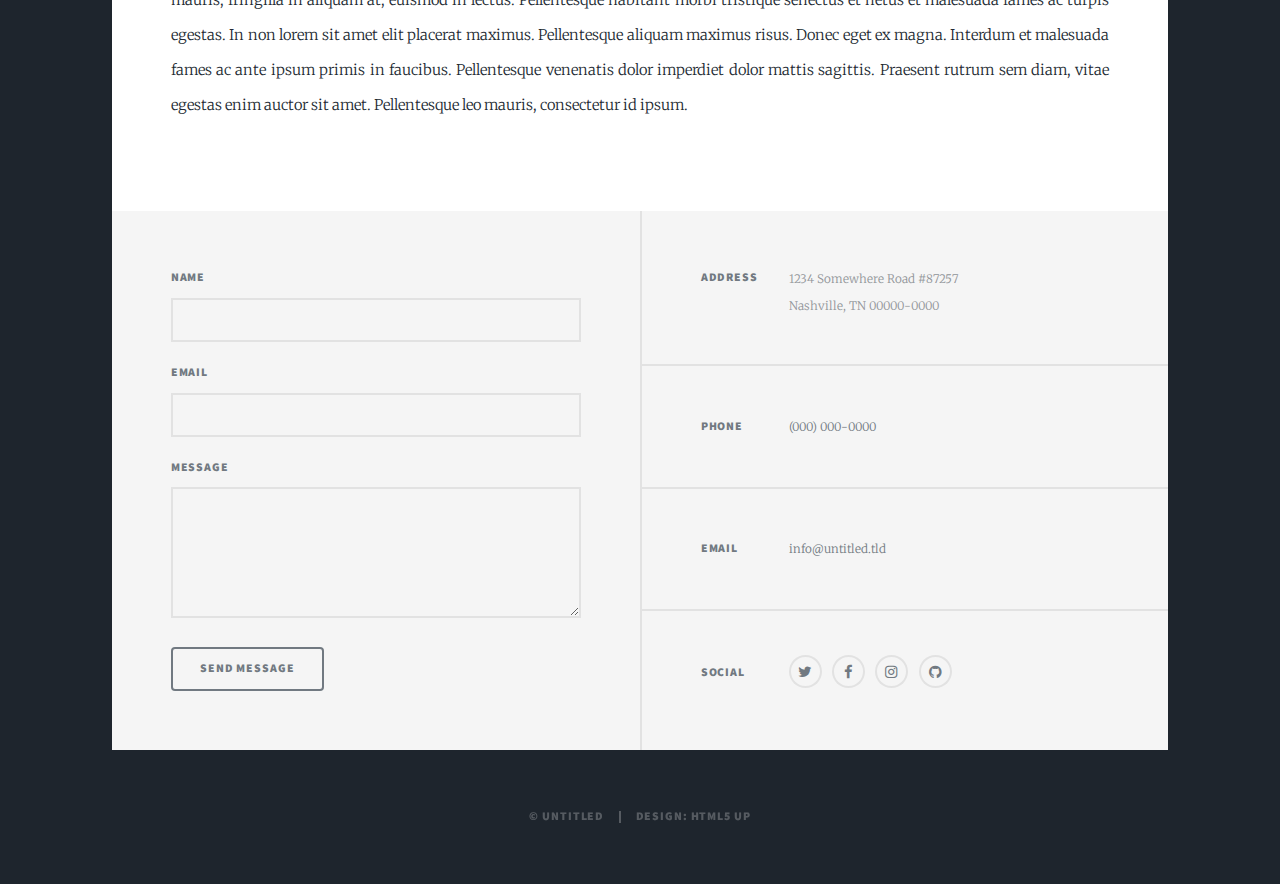
<file: generic copy.html>
<!DOCTYPE HTML>
<!--
	Massively by HTML5 UP
	html5up.net | @ajlkn
	Free for personal and commercial use under the CCA 3.0 license (html5up.net/license)
-->
<html>
	<head>
		<title>Generic Page - Massively by HTML5 UP</title>
		<meta charset="utf-8" />
		<meta name="viewport" content="width=device-width, initial-scale=1, user-scalable=no" />
		<link rel="stylesheet" href="assets/css/main.css" />
		<noscript><link rel="stylesheet" href="assets/css/noscript.css" /></noscript>
	</head>
	<body class="is-preload">

		<!-- Wrapper -->
			<div id="wrapper">

				<!-- Header -->
					<header id="header">
						<a href="index.html" class="logo">Massively</a>
					</header>

				<!-- Nav -->
					<nav id="nav">
						<ul class="links">
							<li><a href="index.html">This is Massively</a></li>
							<li class="active"><a href="generic.html">Generic Page</a></li>
							<li><a href="elements.html">Elements Reference</a></li>
						</ul>
						<ul class="icons">
							<li><a href="#" class="icon fa-twitter"><span class="label">Twitter</span></a></li>
							<li><a href="#" class="icon fa-facebook"><span class="label">Facebook</span></a></li>
							<li><a href="#" class="icon fa-instagram"><span class="label">Instagram</span></a></li>
							<li><a href="#" class="icon fa-github"><span class="label">GitHub</span></a></li>
						</ul>
					</nav>

				<!-- Main -->
					<div id="main">

						<!-- Post -->
							<section class="post">
								<header class="major">
									<span class="date">April 25, 2017</span>
									<h1>This is a<br />
									Generic Page</h1>
									<p>Aenean ornare velit lacus varius enim ullamcorper proin aliquam<br />
									facilisis ante sed etiam magna interdum congue. Lorem ipsum dolor<br />
									amet nullam sed etiam veroeros.</p>
								</header>
								<div class="image main"><img src="images/pic01.jpg" alt="" /></div>
								<p>Donec eget ex magna. Interdum et malesuada fames ac ante ipsum primis in faucibus. Pellentesque venenatis dolor imperdiet dolor mattis sagittis. Praesent rutrum sem diam, vitae egestas enim auctor sit amet. Pellentesque leo mauris, consectetur id ipsum sit amet, fergiat. Pellentesque in mi eu massa lacinia malesuada et a elit. Donec urna ex, lacinia in purus ac, pretium pulvinar mauris. Nunc lorem mauris, fringilla in aliquam at, euismod in lectus. Pellentesque habitant morbi tristique senectus et netus et malesuada fames ac turpis egestas. Curabitur sapien risus, commodo eget turpis at, elementum convallis enim turpis, lorem ipsum dolor sit amet nullam.</p>
								<p>Lorem ipsum dolor sit amet, consectetur adipiscing elit. Duis dapibus rutrum facilisis. Class aptent taciti sociosqu ad litora torquent per conubia nostra, per inceptos himenaeos. Etiam tristique libero eu nibh porttitor fermentum. Nullam venenatis erat id vehicula viverra. Nunc ultrices eros ut ultricies condimentum. Mauris risus lacus, blandit sit amet venenatis non, bibendum vitae dolor. Nunc lorem mauris, fringilla in aliquam at, euismod in lectus. Pellentesque habitant morbi tristique senectus et netus et malesuada fames ac turpis egestas. In non lorem sit amet elit placerat maximus. Pellentesque aliquam maximus risus. Donec eget ex magna. Interdum et malesuada fames ac ante ipsum primis in faucibus. Pellentesque venenatis dolor imperdiet dolor mattis sagittis. Praesent rutrum sem diam, vitae egestas enim auctor sit amet. Pellentesque leo mauris, consectetur id ipsum.</p>
							</section>

					</div>

				<!-- Footer -->
					<footer id="footer">
						<section>
							<form method="post" action="#">
								<div class="fields">
									<div class="field">
										<label for="name">Name</label>
										<input type="text" name="name" id="name" />
									</div>
									<div class="field">
										<label for="email">Email</label>
										<input type="text" name="email" id="email" />
									</div>
									<div class="field">
										<label for="message">Message</label>
										<textarea name="message" id="message" rows="3"></textarea>
									</div>
								</div>
								<ul class="actions">
									<li><input type="submit" value="Send Message" /></li>
								</ul>
							</form>
						</section>
						<section class="split contact">
							<section class="alt">
								<h3>Address</h3>
								<p>1234 Somewhere Road #87257<br />
								Nashville, TN 00000-0000</p>
							</section>
							<section>
								<h3>Phone</h3>
								<p><a href="#">(000) 000-0000</a></p>
							</section>
							<section>
								<h3>Email</h3>
								<p><a href="#">info@untitled.tld</a></p>
							</section>
							<section>
								<h3>Social</h3>
								<ul class="icons alt">
									<li><a href="#" class="icon alt fa-twitter"><span class="label">Twitter</span></a></li>
									<li><a href="#" class="icon alt fa-facebook"><span class="label">Facebook</span></a></li>
									<li><a href="#" class="icon alt fa-instagram"><span class="label">Instagram</span></a></li>
									<li><a href="#" class="icon alt fa-github"><span class="label">GitHub</span></a></li>
								</ul>
							</section>
						</section>
					</footer>

				<!-- Copyright -->
					<div id="copyright">
						<ul><li>&copy; Untitled</li><li>Design: <a href="https://html5up.net">HTML5 UP</a></li></ul>
					</div>

			</div>

		<!-- Scripts -->
			<script src="assets/js/jquery.min.js"></script>
			<script src="assets/js/jquery.scrollex.min.js"></script>
			<script src="assets/js/jquery.scrolly.min.js"></script>
			<script src="assets/js/browser.min.js"></script>
			<script src="assets/js/breakpoints.min.js"></script>
			<script src="assets/js/util.js"></script>
			<script src="assets/js/main.js"></script>

	</body>
</html>
</file>
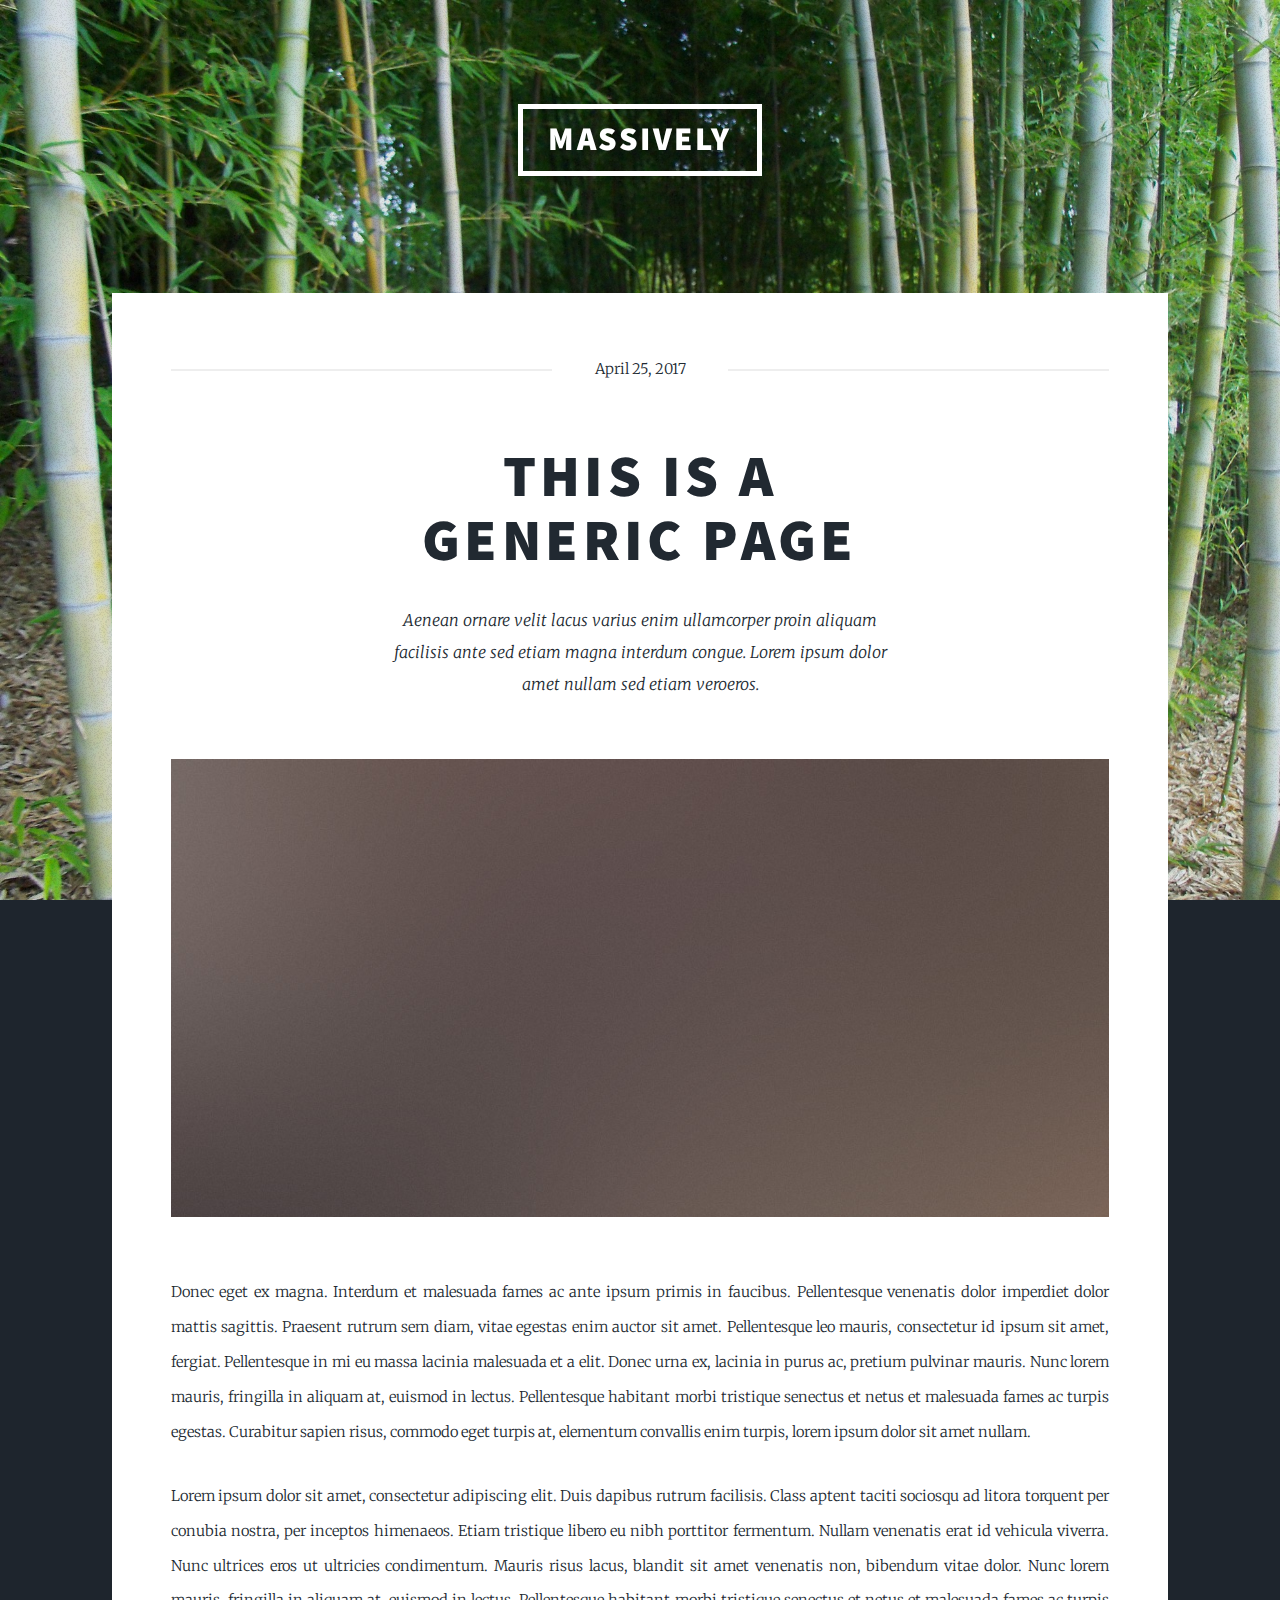
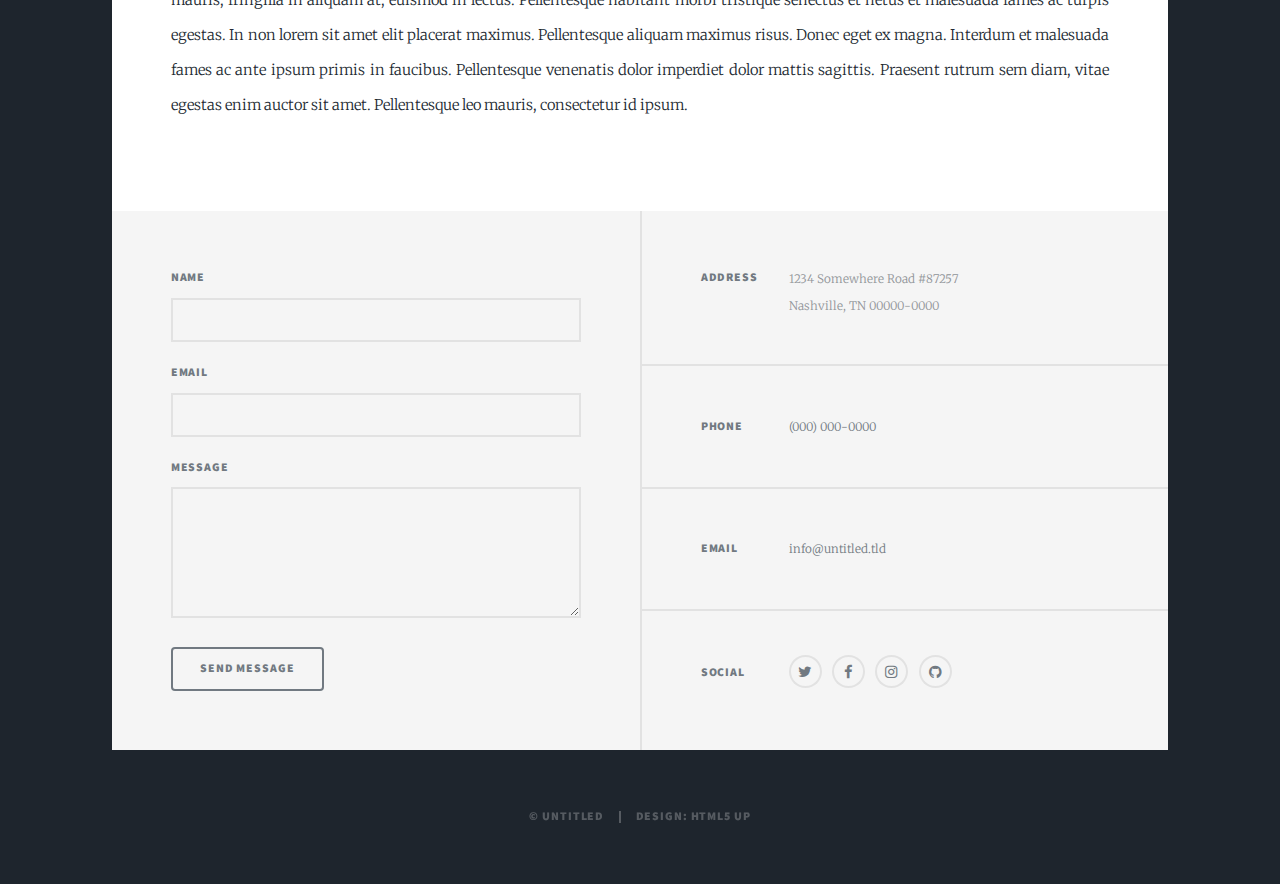
<file: generic.html>
<!DOCTYPE HTML>
<!--
	Massively by HTML5 UP
	html5up.net | @ajlkn
	Free for personal and commercial use under the CCA 3.0 license (html5up.net/license)
-->
<html>
	<head>
		<title>Generic Page - Massively by HTML5 UP</title>
		<meta charset="utf-8" />
		<meta name="viewport" content="width=device-width, initial-scale=1, user-scalable=no" />
		<link rel="stylesheet" href="assets/css/main.css" />
		<noscript><link rel="stylesheet" href="assets/css/noscript.css" /></noscript>
	</head>
	<body class="is-preload">
			<header id="header">
				<a href="index.html" class="logo">Massively</a>
			</header>
		<!-- Wrapper -->
			<div id="wrapper">

				<!-- Header -->
				

				<!-- Nav -->
					<nav id="nav">
						<ul class="links">
							<li><a href="index.html">This is Massively</a></li>
							<li class="active"><a href="generic.html">Generic Page</a></li>
							<li><a href="elements.html">Elements Reference</a></li>
						</ul>
						<ul class="icons">
							<li><a href="#" class="icon fa-twitter"><span class="label">Twitter</span></a></li>
							<li><a href="#" class="icon fa-facebook"><span class="label">Facebook</span></a></li>
							<li><a href="#" class="icon fa-instagram"><span class="label">Instagram</span></a></li>
							<li><a href="#" class="icon fa-github"><span class="label">GitHub</span></a></li>
						</ul>
					</nav>

				<!-- Main -->
					<div id="main">

						<!-- Post -->
							<section class="post">
								<header class="major">
									<span class="date">April 25, 2017</span>
									<h1>This is a<br />
									Generic Page</h1>
									<p>Aenean ornare velit lacus varius enim ullamcorper proin aliquam<br />
									facilisis ante sed etiam magna interdum congue. Lorem ipsum dolor<br />
									amet nullam sed etiam veroeros.</p>
								</header>
								<div class="image main"><img src="images/pic01.jpg" alt="" /></div>
								<p>Donec eget ex magna. Interdum et malesuada fames ac ante ipsum primis in faucibus. Pellentesque venenatis dolor imperdiet dolor mattis sagittis. Praesent rutrum sem diam, vitae egestas enim auctor sit amet. Pellentesque leo mauris, consectetur id ipsum sit amet, fergiat. Pellentesque in mi eu massa lacinia malesuada et a elit. Donec urna ex, lacinia in purus ac, pretium pulvinar mauris. Nunc lorem mauris, fringilla in aliquam at, euismod in lectus. Pellentesque habitant morbi tristique senectus et netus et malesuada fames ac turpis egestas. Curabitur sapien risus, commodo eget turpis at, elementum convallis enim turpis, lorem ipsum dolor sit amet nullam.</p>
								<p>Lorem ipsum dolor sit amet, consectetur adipiscing elit. Duis dapibus rutrum facilisis. Class aptent taciti sociosqu ad litora torquent per conubia nostra, per inceptos himenaeos. Etiam tristique libero eu nibh porttitor fermentum. Nullam venenatis erat id vehicula viverra. Nunc ultrices eros ut ultricies condimentum. Mauris risus lacus, blandit sit amet venenatis non, bibendum vitae dolor. Nunc lorem mauris, fringilla in aliquam at, euismod in lectus. Pellentesque habitant morbi tristique senectus et netus et malesuada fames ac turpis egestas. In non lorem sit amet elit placerat maximus. Pellentesque aliquam maximus risus. Donec eget ex magna. Interdum et malesuada fames ac ante ipsum primis in faucibus. Pellentesque venenatis dolor imperdiet dolor mattis sagittis. Praesent rutrum sem diam, vitae egestas enim auctor sit amet. Pellentesque leo mauris, consectetur id ipsum.</p>
							</section>

					</div>

				<!-- Footer -->
					<footer id="footer">
						<section>
							<form method="post" action="#">
								<div class="fields">
									<div class="field">
										<label for="name">Name</label>
										<input type="text" name="name" id="name" />
									</div>
									<div class="field">
										<label for="email">Email</label>
										<input type="text" name="email" id="email" />
									</div>
									<div class="field">
										<label for="message">Message</label>
										<textarea name="message" id="message" rows="3"></textarea>
									</div>
								</div>
								<ul class="actions">
									<li><input type="submit" value="Send Message" /></li>
								</ul>
							</form>
						</section>
						<section class="split contact">
							<section class="alt">
								<h3>Address</h3>
								<p>1234 Somewhere Road #87257<br />
								Nashville, TN 00000-0000</p>
							</section>
							<section>
								<h3>Phone</h3>
								<p><a href="#">(000) 000-0000</a></p>
							</section>
							<section>
								<h3>Email</h3>
								<p><a href="#">info@untitled.tld</a></p>
							</section>
							<section>
								<h3>Social</h3>
								<ul class="icons alt">
									<li><a href="#" class="icon alt fa-twitter"><span class="label">Twitter</span></a></li>
									<li><a href="#" class="icon alt fa-facebook"><span class="label">Facebook</span></a></li>
									<li><a href="#" class="icon alt fa-instagram"><span class="label">Instagram</span></a></li>
									<li><a href="#" class="icon alt fa-github"><span class="label">GitHub</span></a></li>
								</ul>
							</section>
						</section>
					</footer>

				<!-- Copyright -->
					<div id="copyright">
						<ul><li>&copy; Untitled</li><li>Design: <a href="https://html5up.net">HTML5 UP</a></li></ul>
					</div>

			</div>

		<!-- Scripts -->
			<script src="assets/js/jquery.min.js"></script>
			<script src="assets/js/jquery.scrollex.min.js"></script>
			<script src="assets/js/jquery.scrolly.min.js"></script>
			<script src="assets/js/browser.min.js"></script>
			<script src="assets/js/breakpoints.min.js"></script>
			<script src="assets/js/util.js"></script>
			<script src="assets/js/main.js"></script>

	</body>
</html>
</file>
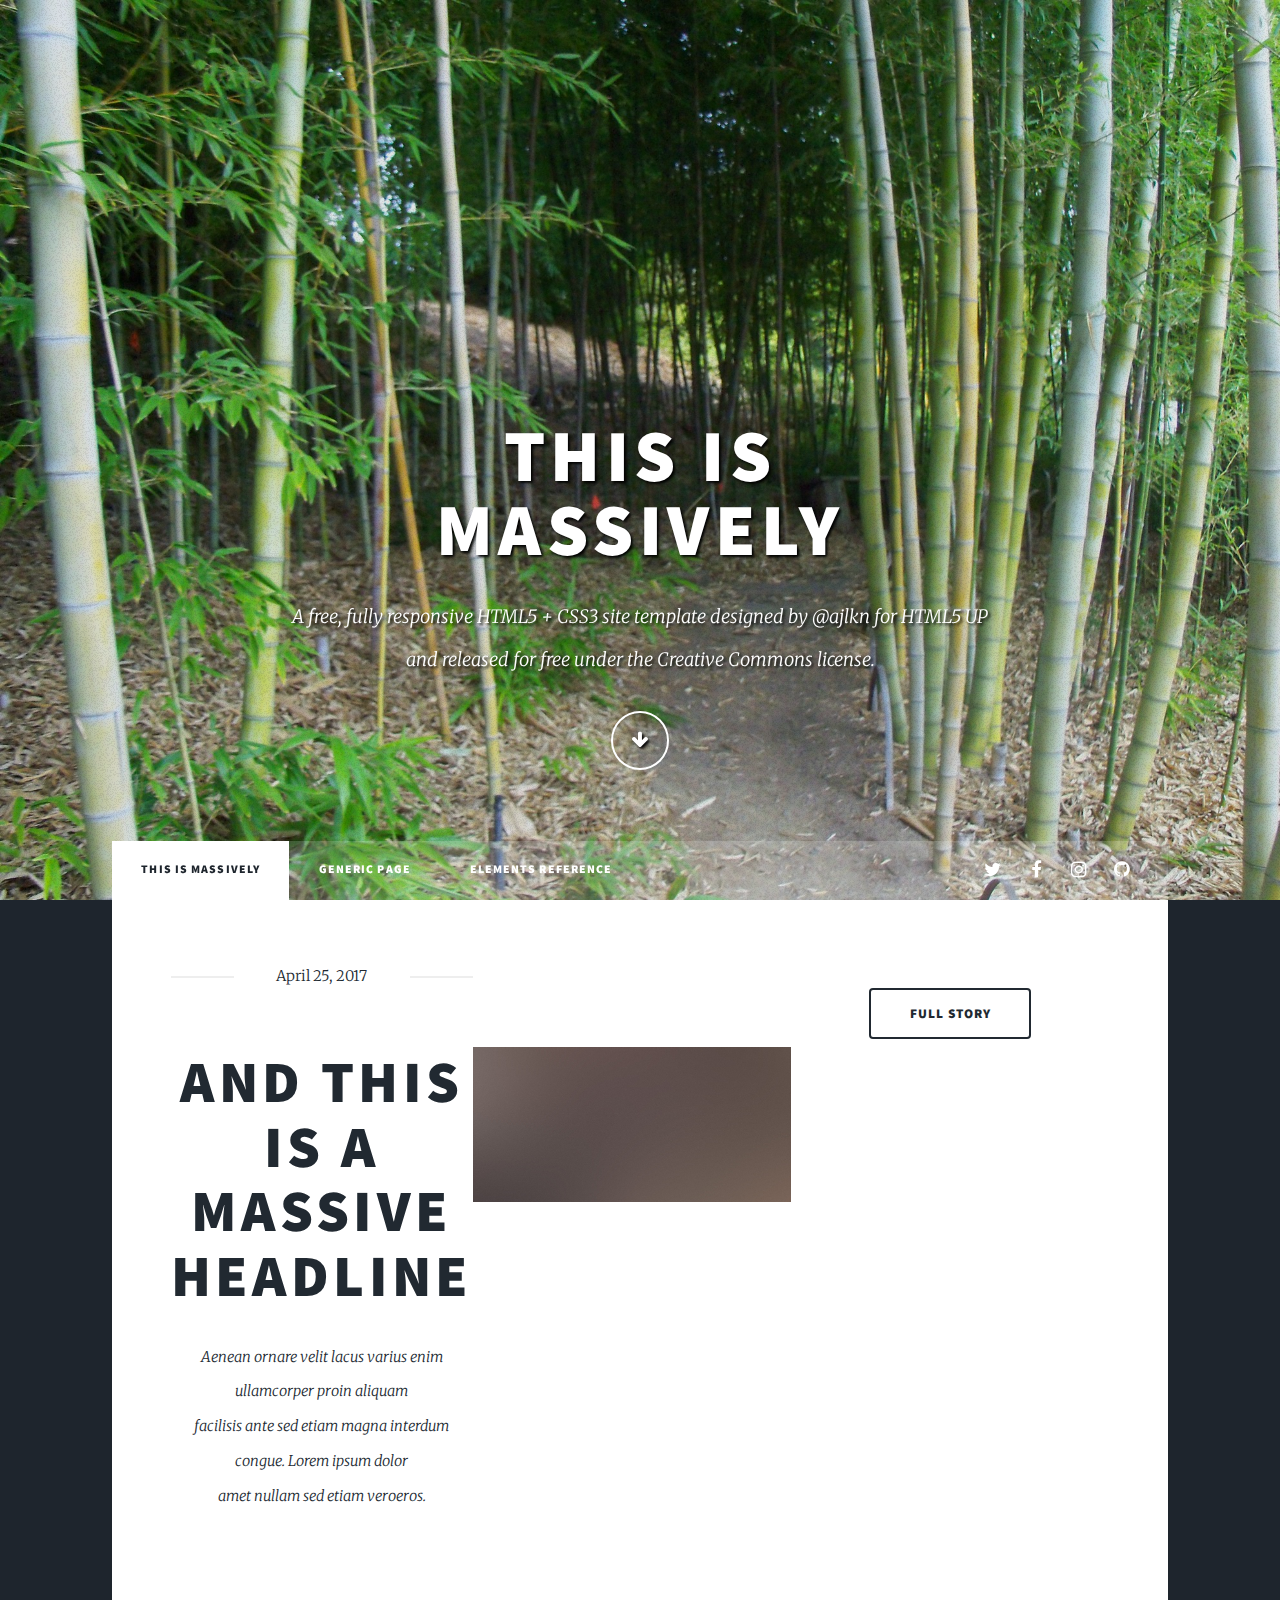
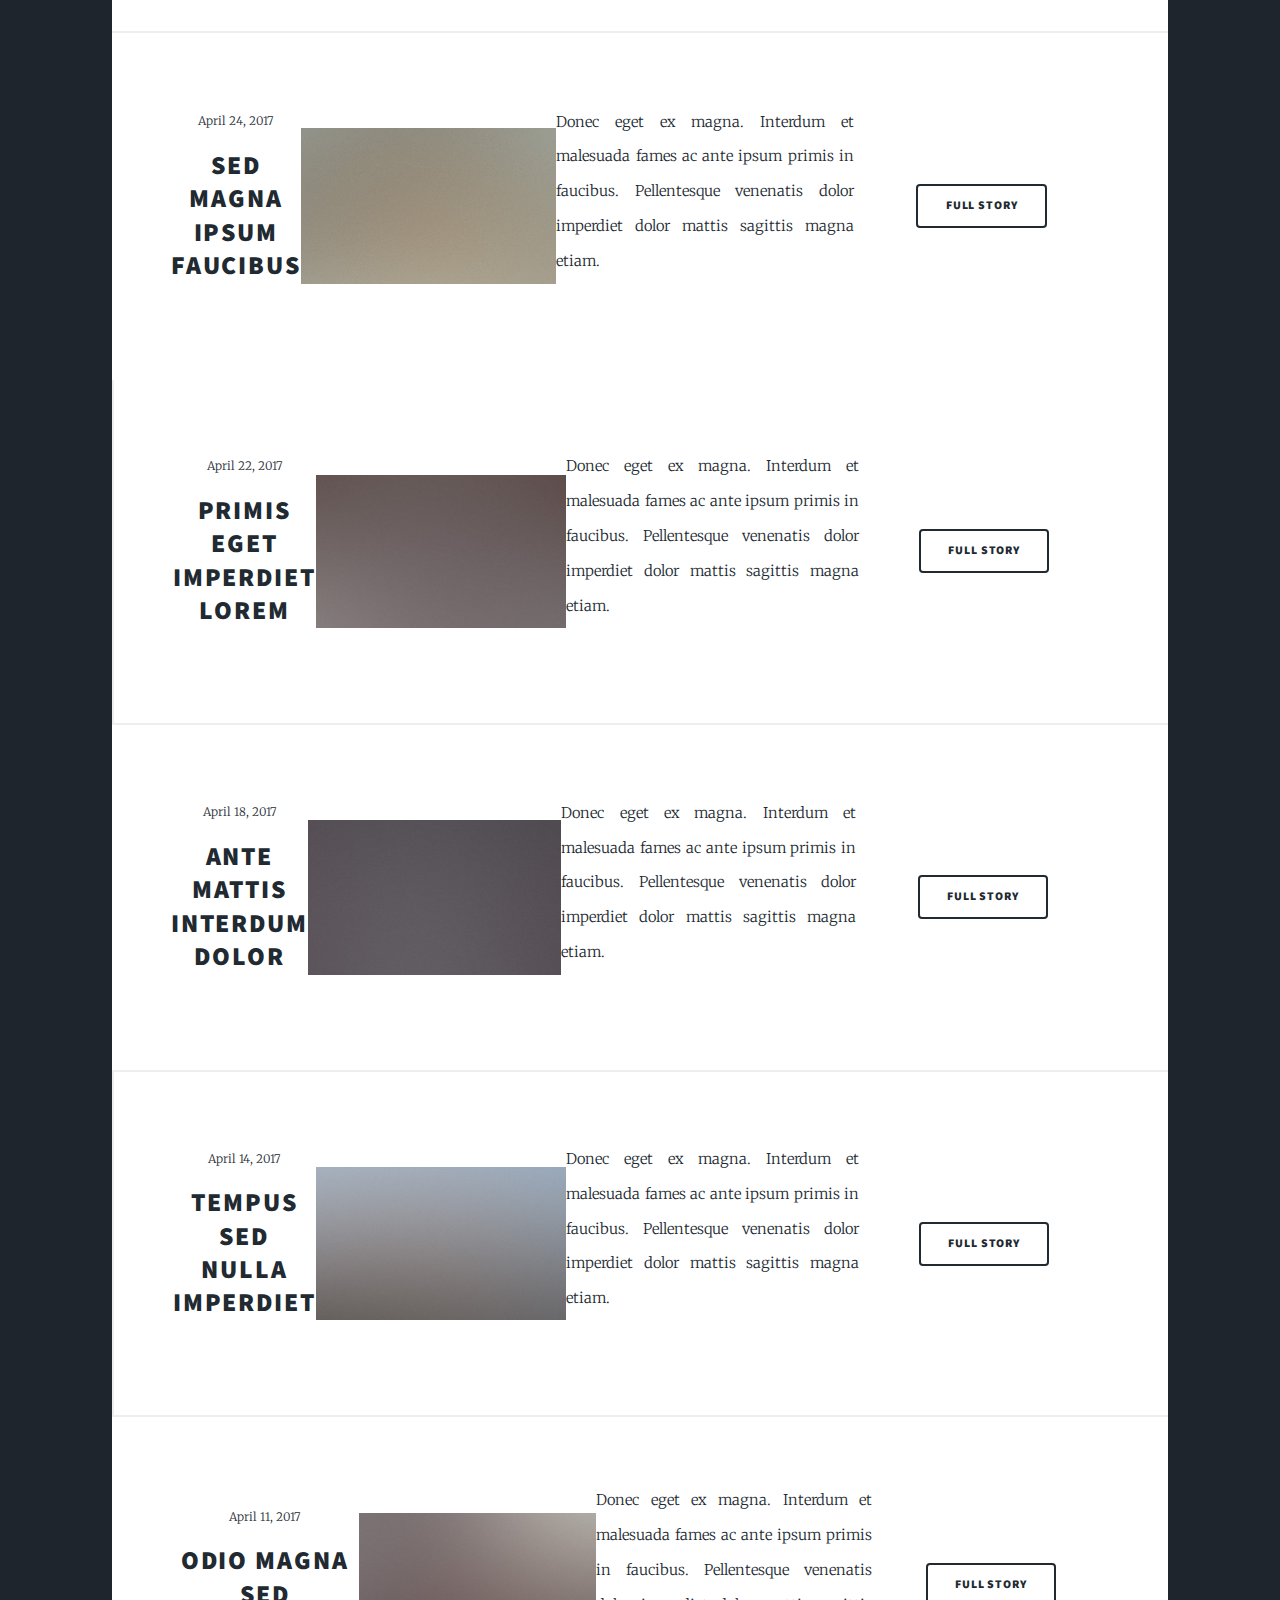
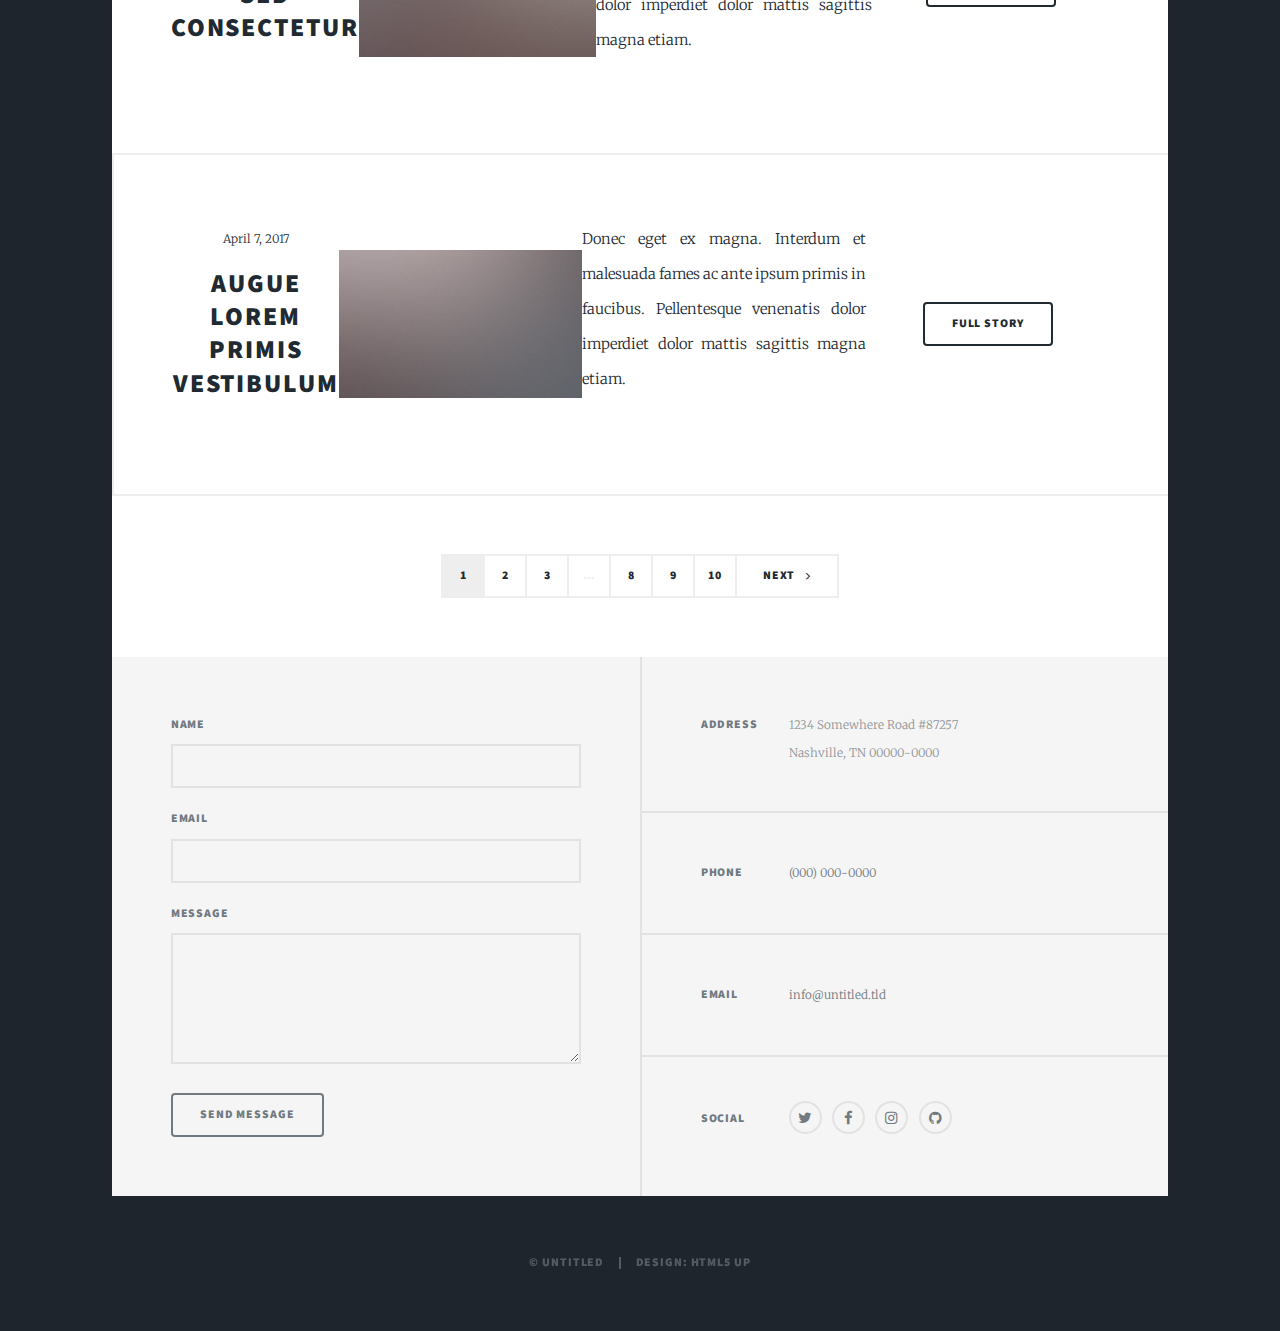
<file: index copy.html>
<!DOCTYPE HTML>
<!--
	Massively by HTML5 UP
	html5up.net | @ajlkn
	Free for personal and commercial use under the CCA 3.0 license (html5up.net/license)
-->
<html>
	<head>
		<title>Massively by HTML5 UP</title>
		<meta charset="utf-8" />
		<meta name="viewport" content="width=device-width, initial-scale=1, user-scalable=no" />
		<link rel="stylesheet" href="assets/css/main.css" />
		<noscript><link rel="stylesheet" href="assets/css/noscript.css" /></noscript>
	</head>
	<body class="is-preload">

		<!-- Wrapper -->
			<div id="wrapper" class="fade-in">

				<!-- Intro -->
					<div id="intro">
						<h1>This is<br />
						Massively</h1>
						<p>A free, fully responsive HTML5 + CSS3 site template designed by <a href="https://twitter.com/ajlkn">@ajlkn</a> for <a href="https://html5up.net">HTML5 UP</a><br />
						and released for free under the <a href="https://html5up.net/license">Creative Commons license</a>.</p>
						<ul class="actions">
							<li><a href="#header" class="button icon solo fa-arrow-down scrolly">Continue</a></li>
						</ul>
					</div>

				<!-- Header -->
					<header id="header">
						<a href="index.html" class="logo">Massively</a>
					</header>

				<!-- Nav -->
					<nav id="nav">
						<ul class="links">
							<li class="active"><a href="index.html">This is Massively</a></li>
							<li><a href="generic.html">Generic Page</a></li>
							<li><a href="elements.html">Elements Reference</a></li>
						</ul>
						<ul class="icons">
							<li><a href="#" class="icon fa-twitter"><span class="label">Twitter</span></a></li>
							<li><a href="#" class="icon fa-facebook"><span class="label">Facebook</span></a></li>
							<li><a href="#" class="icon fa-instagram"><span class="label">Instagram</span></a></li>
							<li><a href="#" class="icon fa-github"><span class="label">GitHub</span></a></li>
						</ul>
					</nav>

				<!-- Main -->
					<div id="main">

						<!-- Featured Post -->
							<article class="post featured">
								<header class="major">
									<span class="date">April 25, 2017</span>
									<h2><a href="#">And this is a<br />
									massive headline</a></h2>
									<p>Aenean ornare velit lacus varius enim ullamcorper proin aliquam<br />
									facilisis ante sed etiam magna interdum congue. Lorem ipsum dolor<br />
									amet nullam sed etiam veroeros.</p>
								</header>
								<a href="#" class="image main"><img src="images/pic01.jpg" alt="" /></a>
								<ul class="actions special">
									<li><a href="#" class="button large">Full Story</a></li>
								</ul>
							</article>

						<!-- Posts -->
							<section class="posts">
								<article>
									<header>
										<span class="date">April 24, 2017</span>
										<h2><a href="#">Sed magna<br />
										ipsum faucibus</a></h2>
									</header>
									<a href="#" class="image fit"><img src="images/pic02.jpg" alt="" /></a>
									<p>Donec eget ex magna. Interdum et malesuada fames ac ante ipsum primis in faucibus. Pellentesque venenatis dolor imperdiet dolor mattis sagittis magna etiam.</p>
									<ul class="actions special">
										<li><a href="#" class="button">Full Story</a></li>
									</ul>
								</article>
								<article>
									<header>
										<span class="date">April 22, 2017</span>
										<h2><a href="#">Primis eget<br />
										imperdiet lorem</a></h2>
									</header>
									<a href="#" class="image fit"><img src="images/pic03.jpg" alt="" /></a>
									<p>Donec eget ex magna. Interdum et malesuada fames ac ante ipsum primis in faucibus. Pellentesque venenatis dolor imperdiet dolor mattis sagittis magna etiam.</p>
									<ul class="actions special">
										<li><a href="#" class="button">Full Story</a></li>
									</ul>
								</article>
								<article>
									<header>
										<span class="date">April 18, 2017</span>
										<h2><a href="#">Ante mattis<br />
										interdum dolor</a></h2>
									</header>
									<a href="#" class="image fit"><img src="images/pic04.jpg" alt="" /></a>
									<p>Donec eget ex magna. Interdum et malesuada fames ac ante ipsum primis in faucibus. Pellentesque venenatis dolor imperdiet dolor mattis sagittis magna etiam.</p>
									<ul class="actions special">
										<li><a href="#" class="button">Full Story</a></li>
									</ul>
								</article>
								<article>
									<header>
										<span class="date">April 14, 2017</span>
										<h2><a href="#">Tempus sed<br />
										nulla imperdiet</a></h2>
									</header>
									<a href="#" class="image fit"><img src="images/pic05.jpg" alt="" /></a>
									<p>Donec eget ex magna. Interdum et malesuada fames ac ante ipsum primis in faucibus. Pellentesque venenatis dolor imperdiet dolor mattis sagittis magna etiam.</p>
									<ul class="actions special">
										<li><a href="#" class="button">Full Story</a></li>
									</ul>
								</article>
								<article>
									<header>
										<span class="date">April 11, 2017</span>
										<h2><a href="#">Odio magna<br />
										sed consectetur</a></h2>
									</header>
									<a href="#" class="image fit"><img src="images/pic06.jpg" alt="" /></a>
									<p>Donec eget ex magna. Interdum et malesuada fames ac ante ipsum primis in faucibus. Pellentesque venenatis dolor imperdiet dolor mattis sagittis magna etiam.</p>
									<ul class="actions special">
										<li><a href="#" class="button">Full Story</a></li>
									</ul>
								</article>
								<article>
									<header>
										<span class="date">April 7, 2017</span>
										<h2><a href="#">Augue lorem<br />
										primis vestibulum</a></h2>
									</header>
									<a href="#" class="image fit"><img src="images/pic07.jpg" alt="" /></a>
									<p>Donec eget ex magna. Interdum et malesuada fames ac ante ipsum primis in faucibus. Pellentesque venenatis dolor imperdiet dolor mattis sagittis magna etiam.</p>
									<ul class="actions special">
										<li><a href="#" class="button">Full Story</a></li>
									</ul>
								</article>
							</section>

						<!-- Footer -->
							<footer>
								<div class="pagination">
									<!--<a href="#" class="previous">Prev</a>-->
									<a href="#" class="page active">1</a>
									<a href="#" class="page">2</a>
									<a href="#" class="page">3</a>
									<span class="extra">&hellip;</span>
									<a href="#" class="page">8</a>
									<a href="#" class="page">9</a>
									<a href="#" class="page">10</a>
									<a href="#" class="next">Next</a>
								</div>
							</footer>

					</div>

				<!-- Footer -->
					<footer id="footer">
						<section>
							<form method="post" action="#">
								<div class="fields">
									<div class="field">
										<label for="name">Name</label>
										<input type="text" name="name" id="name" />
									</div>
									<div class="field">
										<label for="email">Email</label>
										<input type="text" name="email" id="email" />
									</div>
									<div class="field">
										<label for="message">Message</label>
										<textarea name="message" id="message" rows="3"></textarea>
									</div>
								</div>
								<ul class="actions">
									<li><input type="submit" value="Send Message" /></li>
								</ul>
							</form>
						</section>
						<section class="split contact">
							<section class="alt">
								<h3>Address</h3>
								<p>1234 Somewhere Road #87257<br />
								Nashville, TN 00000-0000</p>
							</section>
							<section>
								<h3>Phone</h3>
								<p><a href="#">(000) 000-0000</a></p>
							</section>
							<section>
								<h3>Email</h3>
								<p><a href="#">info@untitled.tld</a></p>
							</section>
							<section>
								<h3>Social</h3>
								<ul class="icons alt">
									<li><a href="#" class="icon alt fa-twitter"><span class="label">Twitter</span></a></li>
									<li><a href="#" class="icon alt fa-facebook"><span class="label">Facebook</span></a></li>
									<li><a href="#" class="icon alt fa-instagram"><span class="label">Instagram</span></a></li>
									<li><a href="#" class="icon alt fa-github"><span class="label">GitHub</span></a></li>
								</ul>
							</section>
						</section>
					</footer>

				<!-- Copyright -->
					<div id="copyright">
						<ul><li>&copy; Untitled</li><li>Design: <a href="https://html5up.net">HTML5 UP</a></li></ul>
					</div>

			</div>

		<!-- Scripts -->
			<script src="assets/js/jquery.min.js"></script>
			<script src="assets/js/jquery.scrollex.min.js"></script>
			<script src="assets/js/jquery.scrolly.min.js"></script>
			<script src="assets/js/browser.min.js"></script>
			<script src="assets/js/breakpoints.min.js"></script>
			<script src="assets/js/util.js"></script>
			<script src="assets/js/main.js"></script>

	</body>
</html>
</file>
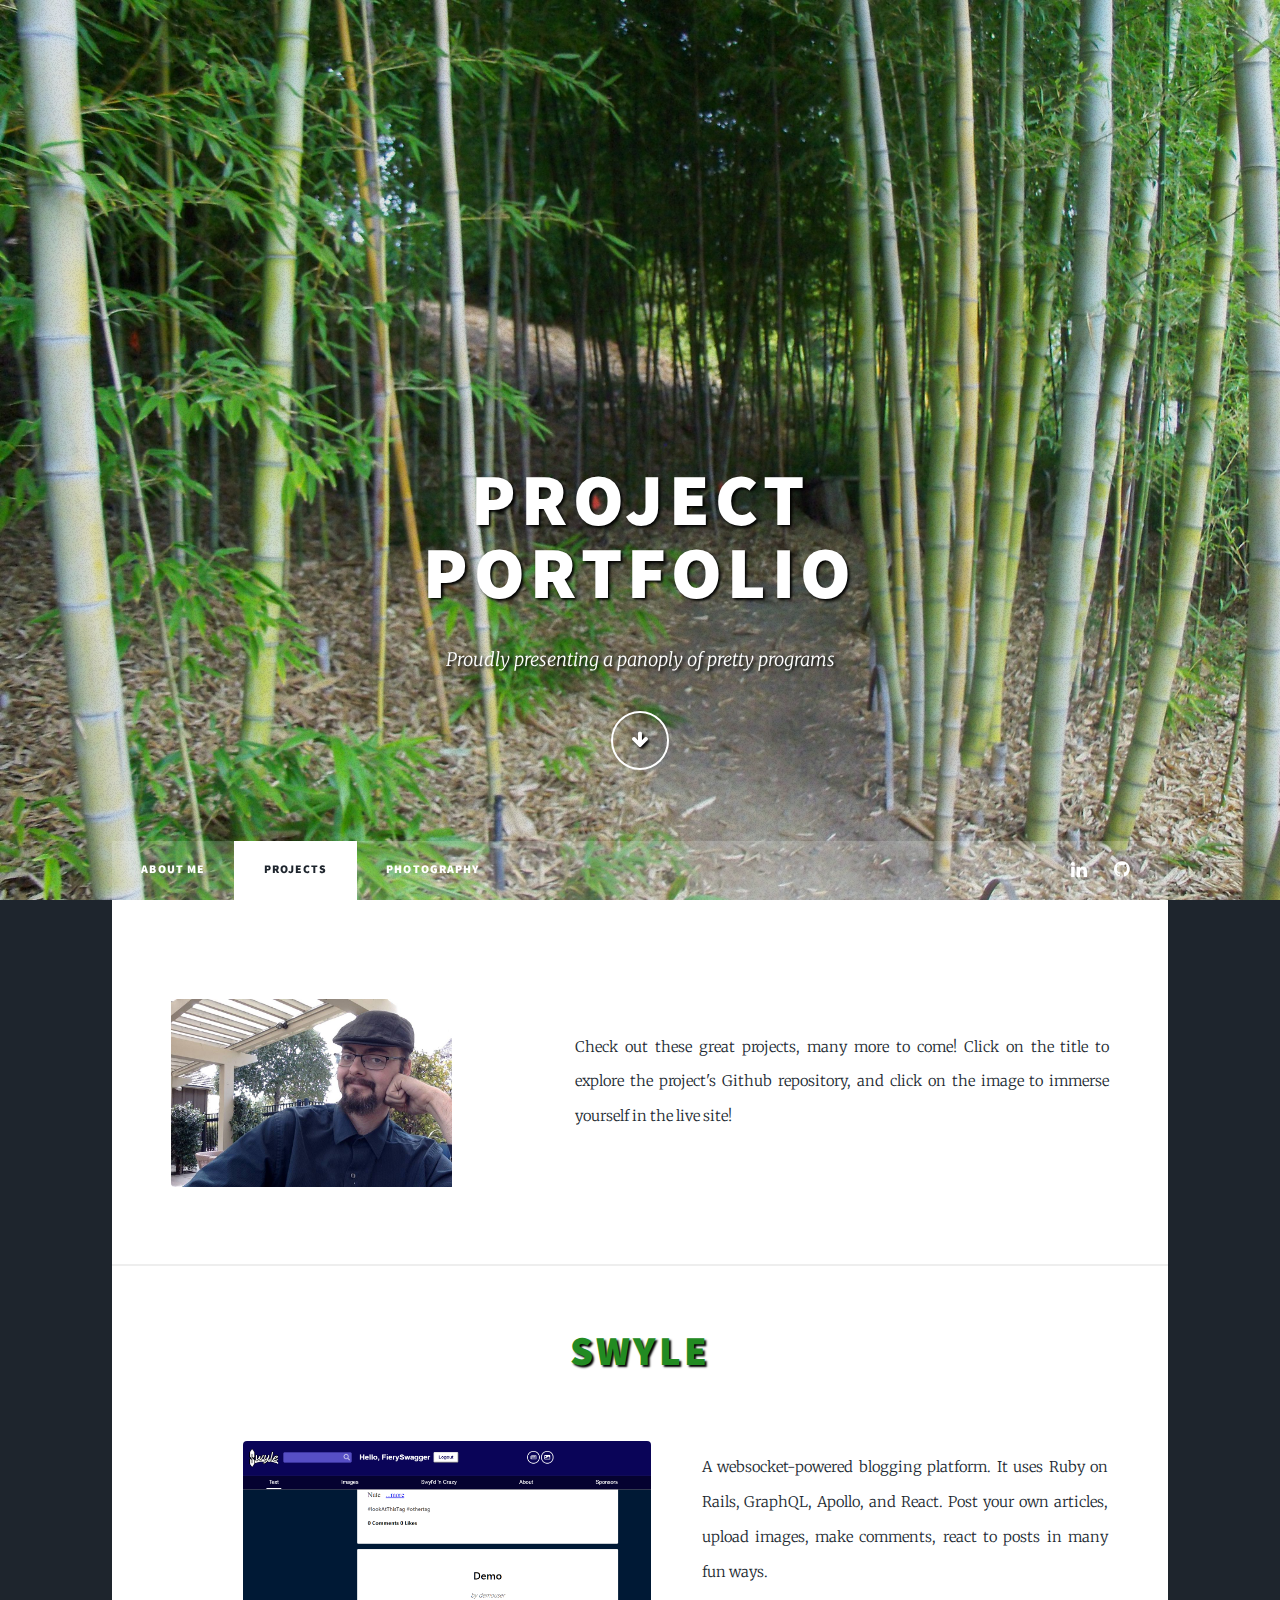
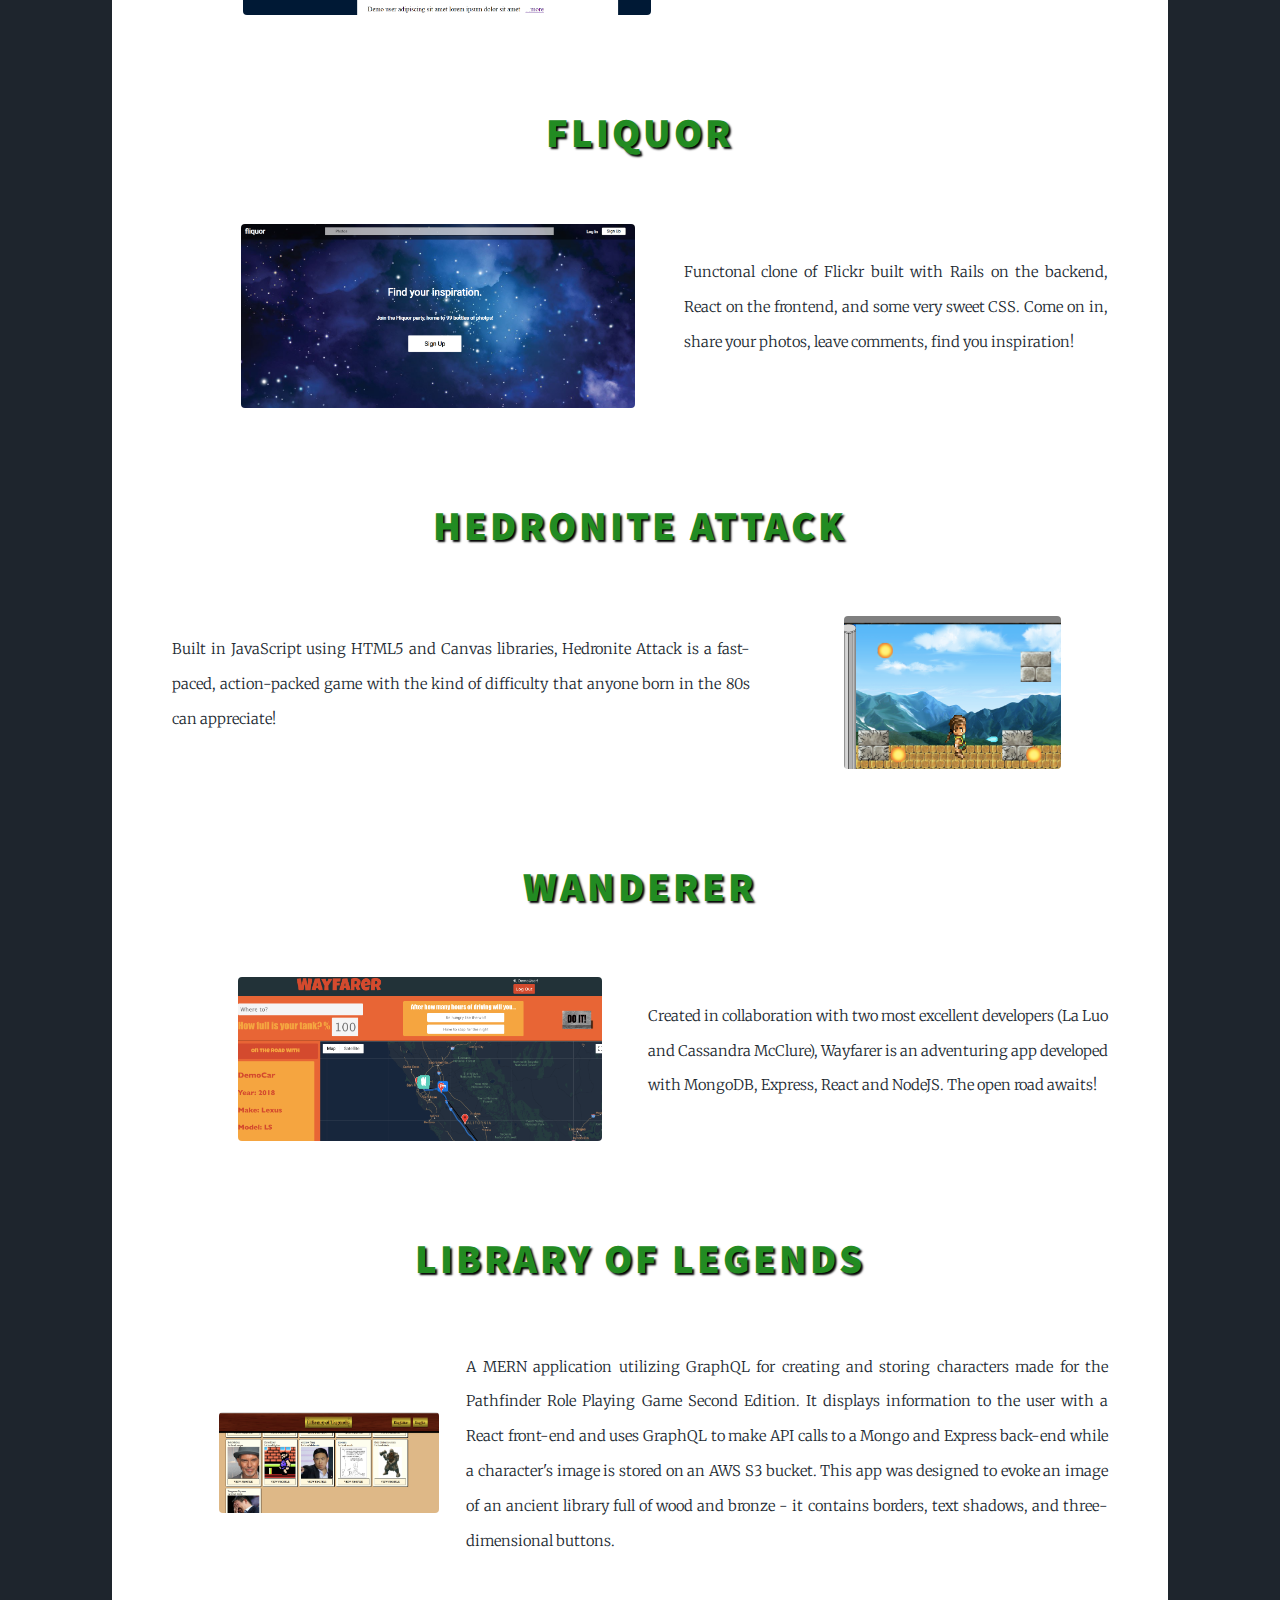
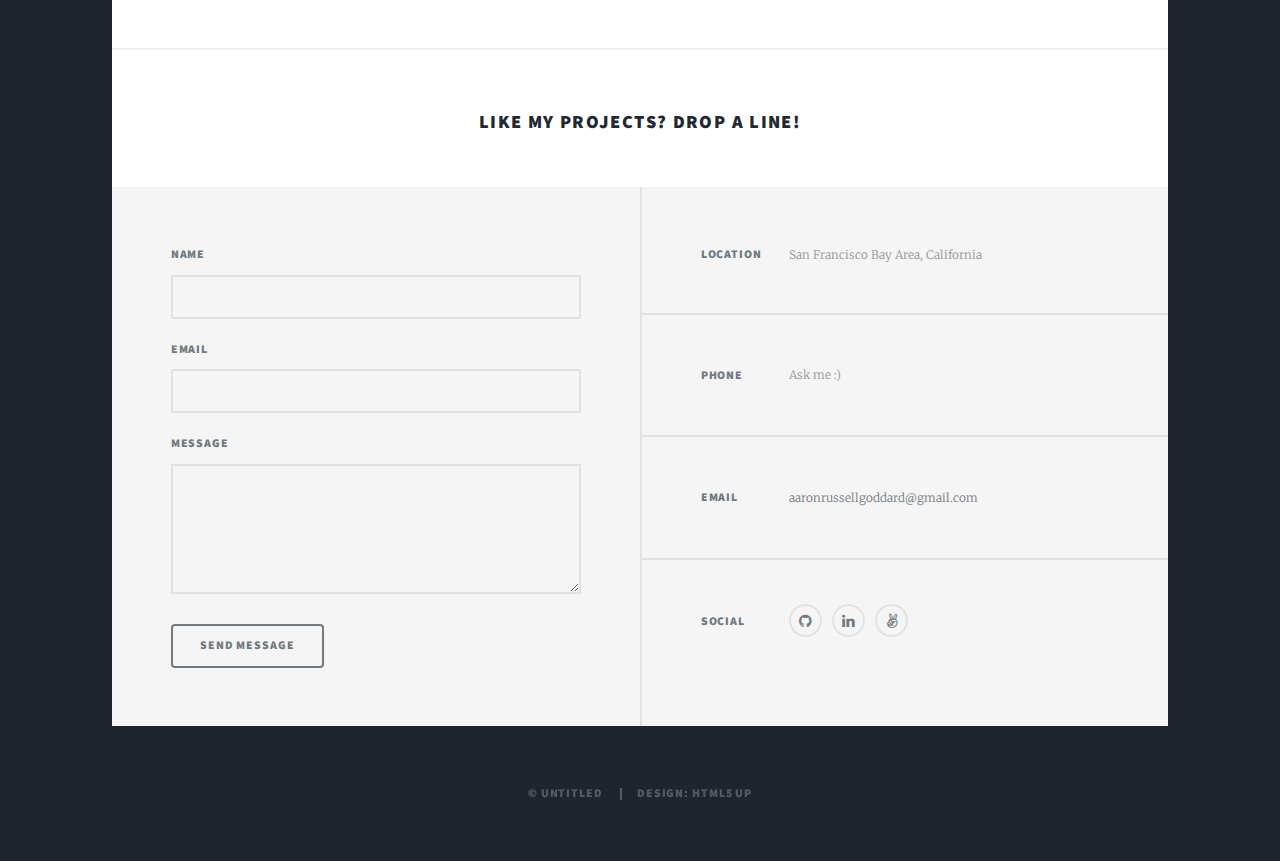
<file: projects.html>
<!DOCTYPE HTML>
<!--https://i.imgur.com/fE55L5x.jpg
	Massively by HTML5 UP
	html5up.net | @ajlkn
	Free for personal and commercial use under the CCA 3.0 license (html5up.net/license)
-->
<html>

<head>
    <title>Aaron Goddard'</title>
    <meta charset="utf-8" />
    <meta name="viewport" content="width=device-width, initial-scale=1, user-scalable=no" />
    <link rel="stylesheet" href="assets/css/main.css" />
    <noscript>
        <link rel="stylesheet" href="assets/css/noscript.css" /></noscript>
</head>

<body class="is-preload">

    <!-- Wrapper -->
    <div id="wrapper" class="fade-in">

        <!-- Intro -->
        <div id="intro">
            <h1>Project<br />
                Portfolio</h1>
            <p>Proudly presenting a panoply of pretty programs</p>
            <ul class="actions">
                <li><a href="#header" class="button icon solo fa-arrow-down scrolly">Continue</a></li>
            </ul>
        </div>

        <!-- Header -->
        <header id="header">
            <a href="index.html" class="logo">Enjoy!</a>
        </header>

        <!-- Nav -->
        <nav id="nav">
            <ul class="links">
                <li><a href="index.html">About Me</a></li>
                <li class="active"> <a href="projects.html">Projects</a></li>
                <li> <a href="photos.html">Photography</a></li>
                <!-- <li><a href="generic.html">Generic Page</a></li>
							<li><a href="elements.html">Elements Reference</a></li> -->
            </ul>
            <ul class="icons">
                <li><a href="https://linkedin.com/in/genxhero/" class="icon fa-linkedin"><span class="label">Linkedin</span></a></li>
                <!-- <li><a href="#" class="icon fa-facebook"><span class="label">Facebook</span></a></li> -->
                <li><a href="https://github.com/genxhero" class="icon fa-github"><span class="label">GitHub</span></a></li>
            </ul>
        </nav>

        <!-- Main -->
        <div id="main">

            <!-- Featured Post -->
            <article class="post featured">
                <!-- <header class="major">
									<h2>"Cervus non Servus"</h2>
									<p>Family motto</p>
                                </header> -->
                <a href="#" class="image left"><img src="./images/headshot.jpg" alt="" /></a>

                <div class="profile-head">
                    <p>Check out these great projects, many more to come!  Click on the title to explore the project's Github repository, and click on the image to immerse yourself in the live site!</p>
                </div>
            </article>

            <!-- Posts -->
            <section class="projects" id="project-list">
                <!-- <article> -->


                <div class="project-container">
                    <a href="https://github.com/genxhero/swyle">
                        <h2 class="project-header">Swyle</h2>
                    </a>

                    <div class="project-bottom">
                        <header class="side-header-left-img">
                            <a href="https://afternoon-eyrie-69554.herokuapp.com/"><img class="project-image" src="./images/swyle.png"
                                    alt="" /></a>
                        </header>
                        <p> A websocket-powered blogging platform. It uses Ruby on Rails, GraphQL, Apollo, and React.  Post your own articles, upload images, make comments, react to posts in many fun ways.  
                        </p>
                    </div>
                </div>

                    <div class="project-container"> 
                        <a href="https://github.com/genxhero/fliquor"><h2 class="project-header">Fliquor</h2></a>
                        
                        <div class="project-bottom">
                            <header class="side-header-left-img">
                                <a href="https://fliquor.herokuapp.com/#/"><img class="project-image" src="./images/fliquor_splash.png" alt="" /></a>
                            </header>
                            <p> Functonal clone of Flickr built with Rails on the backend, React on the frontend, and some very sweet CSS.
                                Come on in, share your photos, leave comments, find you inspiration!
                            </p>
                        </div>
                    </div>

                    <div class="project-container">
                        <a href="https://github.com/genxhero/vectorsigma"> <h2 class="project-header">Hedronite Attack</h2></a>
                        <div class="project-bottom">
                            <p> Built in JavaScript using HTML5 and Canvas libraries, Hedronite Attack is a fast-paced, action-packed game with the
                            kind of difficulty that anyone born in the 80s can appreciate!</p>
                        <header class="side-header-right-img">
                             <a href="https://genxhero.github.io/vectorsigma/" class="project-image"><img class="project-image" src="./images/hedroniteattack.png" alt="" /></a>
                            </header>
                        </div>
                    </div>

                        <div class="project-container">
                            <a href="https://github.com/genxhero/wayfarer/tree/neostyling"> <h2 class="project-header">Wanderer</h2></a>
                           
                            <div class="project-bottom">
                        <header class="side-header-left-img">
                            <a href="https://boiling-sierra-91034.herokuapp.com" ><img class="project-image" src="./images/wayfarer.png" alt="" /></a>
                        </header>
                        <p>
                            Created in collaboration with two most excellent developers (La Luo and Cassandra McClure), Wayfarer is an adventuring app developed with MongoDB, Express, React and NodeJS.
                            The open road awaits!
                        </p>
                            </div>
                        </div>

                        <div class="project-container">
                            <a href="https://github.com/genxhero/libraryoflegends"><h2 class="project-header">Library of Legends</h2></a>
                           

                            <div class="project-bottom">
                        <header class="side-header-left-img">
                            <a href="https://cryptic-plains-92849.herokuapp.com/#/" ><img class="project-image" src="./images/lol.png" alt="" /></a>
                        </header>
                        <p>
                        A MERN application utilizing GraphQL for creating and storing characters made for the Pathfinder Role Playing Game Second Edition. It displays information to the user with a React front-end and uses GraphQL to make API calls to a Mongo and Express back-end while a character's image is stored on an AWS S3 bucket.
                        This app was designed to evoke an image of an ancient library full of wood and bronze - it contains borders, text shadows, and three-dimensional buttons.
                        </p>
                            </div>
                        </div>

                    

                
            </section>
            <!-- Footer -->

            <section>
                <h3 class="email-me">Like My Projects? Drop a line!</h3>
            </section>
        </div>
    
        <!-- Footer -->
        <footer id="footer">
           
            <section>
                <form name="contact" method="POST" netlify>
                    <div class="fields">
                        <div class="field">
                            <label for="name">Name</label>
                            <input type="text" name="name" id="name" />
                        </div>
                        <div class="field">
                            <label for="email">Email</label>
                            <input type="text" name="email" id="email" />
                        </div>
                        <div class="field">
                            <label for="message">Message</label>
                            <textarea name="message" id="message" rows="3"></textarea>
                        </div>
                    </div>
                    <ul class="actions">
                        <li><input type="submit" value="Send Message" /></li>
                    </ul>
                </form>
            </section>


            <section class="split contact">
                <section class="alt">
                    <h3>Location</h3>
                    <p> San Francisco Bay Area, California</p>
                </section>
                <section>
                    <h3>Phone</h3>
                    <p>Ask me :)</p>
                </section>
                <section>
                    <h3>Email</h3>
                    <p><a href="#">aaronrussellgoddard@gmail.com</a></p>
                </section>
                <section>
                    <h3>Social</h3>
                    <ul class="icons alt">
                        <!-- <li><a href="#" class="icon alt fa-twitter"><span class="label">Twitter</span></a></li> -->
                        <!-- <li><a href="#" class="icon alt fa-facebook"><span class="label">Facebook</span></a></li> -->
                        <!-- <li><a href="#" class="icon alt fa-instagram"><span class="label">Instagram</span></a></li> -->
                        <li><a href="https://github.com/genxhero" class="icon alt fa-github"><span class="label">GitHub</span></a></li>
                        <li><a href="https://linkedin.com/in/genxhero/" class="icon alt fa-linkedin"><span class="label">Linkedin</span></a></li>
                        <li><a href="https://angel.co/aaron-goddard" class="icon alt fa-angellist"><span class="label">AngelList</span></a></li>


                    </ul>
                </section>
            </section>
        </footer>

        <!-- Copyright -->
        <div id="copyright">
            <ul>
                <li>&copy; Untitled</li>
                <li>Design: <a href="https://html5up.net">HTML5 UP</a></li>
            </ul>
        </div>

    </div>

    <!-- Scripts -->
    <script src="assets/js/jquery.min.js"></script>
    <script src="assets/js/jquery.scrollex.min.js"></script>
    <script src="assets/js/jquery.scrolly.min.js"></script>
    <script src="assets/js/browser.min.js"></script>
    <script src="assets/js/breakpoints.min.js"></script>
    <script src="assets/js/util.js"></script>
    <script src="assets/js/main.js"></script>

</body>

</html>
</file>
<file: assets/css/main.css>
@import url(font-awesome.min.css);
@import url("https://fonts.googleapis.com/css?family=Merriweather:300,700,300italic,700italic|Source+Sans+Pro:900");

/*
	Massively by HTML5 UP
	html5up.net | @ajlkn
	Free for personal and commercial use under the CCA 3.0 license (html5up.net/license)
*/

html, body, div, span, applet, object,
iframe, h1, h2, h3, h4, h5, h6, p, blockquote,
pre, a, abbr, acronym, address, big, cite,
code, del, dfn, em, img, ins, kbd, q, s, samp,
small, strike, strong, sub, sup, tt, var, b,
u, i, center, dl, dt, dd, ol, ul, li, fieldset,
form, label, legend, table, caption, tbody,
tfoot, thead, tr, th, td, article, aside,
canvas, details, embed, figure, figcaption,
footer, header, hgroup, menu, nav, output, ruby,
section, summary, time, mark, audio, video {
	margin: 0;
	padding: 0;
	border: 0;
	font-size: 100%;
	font: inherit;
	vertical-align: baseline;}

article, aside, details, figcaption, figure,
footer, header, hgroup, menu, nav, section {
	display: block;}

body {
	line-height: 1;
}

ol, ul {
	list-style: none;
}

blockquote, q {
	quotes: none;
}

	blockquote:before, blockquote:after, q:before, q:after {
		content: '';
		content: none;
	}

table {
	border-collapse: collapse;
	border-spacing: 0;
}

body {
	-webkit-text-size-adjust: none;
}

mark {
	background-color: transparent;
	color: inherit;
}

input::-moz-focus-inner {
	border: 0;
	padding: 0;
}

input, select, textarea {
	-moz-appearance: none;
	-webkit-appearance: none;
	-ms-appearance: none;
	appearance: none;
}

/* Basic */

	@-ms-viewport {
		width: device-width;
	}

	body {
		-ms-overflow-style: scrollbar;
	}

	@media screen and (max-width: 480px) {

		html, body {
			min-width: 320px;
		}

	}

	html {
		box-sizing: border-box;
	}

	*, *:before, *:after {
		box-sizing: inherit;
	}

	body {
		background-color: #1e252d;
	}

		body.is-preload *, body.is-preload *:before, body.is-preload *:after {
			-moz-animation: none !important;
			-webkit-animation: none !important;
			-ms-animation: none !important;
			animation: none !important;
			-moz-transition: none !important;
			-webkit-transition: none !important;
			-ms-transition: none !important;
			transition: none !important;
		}

/* Type */

	html {
		font-size: 16pt;
	}

		@media screen and (max-width: 1680px) {

			html {
				font-size: 12pt;
			}

		}

		@media screen and (max-width: 1280px) {

			html {
				font-size: 11pt;
			}

		}

		@media screen and (max-width: 360px) {

			html {
				font-size: 10pt;
			}

		}

	body {
		color: #212931;
	}

	body, input, select, textarea {
		font-family: "Merriweather", Georgia, serif;
		font-weight: 300;
		font-size: 1rem;
		line-height: 2.375;
	}

	a {
		-moz-transition: color 0.2s ease-in-out, background-color 0.2s ease-in-out, border-color 0.2s ease-in-out, box-shadow 0.2s ease-in-out;
		-webkit-transition: color 0.2s ease-in-out, background-color 0.2s ease-in-out, border-color 0.2s ease-in-out, box-shadow 0.2s ease-in-out;
		-ms-transition: color 0.2s ease-in-out, background-color 0.2s ease-in-out, border-color 0.2s ease-in-out, box-shadow 0.2s ease-in-out;
		transition: color 0.2s ease-in-out, background-color 0.2s ease-in-out, border-color 0.2s ease-in-out, box-shadow 0.2s ease-in-out;
		/* border-bottom: dotted 1px; */
		text-decoration: none;
	}

		a:hover {
			border-bottom-color: transparent;
		}

	strong, b {
		font-weight: 600;
	}

	em, i {
		font-style: italic;
	}

	p {
		text-align: justify;
		margin: 0 0 2rem 0;
	}

	h1, h2, h3, h4, h5, h6 {
		font-family: "Source Sans Pro", Helvetica, sans-serif;
		font-weight: 900;
		line-height: 1.5;
		letter-spacing: 0.075em;
		text-transform: uppercase;
		margin: 0 0 1rem 0;
	}

		h1 a, h2 a, h3 a, h4 a, h5 a, h6 a {
			border-bottom: 0;
			color: inherit;
			text-decoration: none;
		}

	h1 {
		font-size: 4rem;
		line-height: 1.1;
		margin: 0 0 2rem 0;
	}

	h2 {
		font-size: 1.75rem;
		line-height: 1.3;
		margin: 0 0 1.5rem 0;
	}

	h3 {
		font-size: 1.25rem;
		margin: 0 0 1.5rem 0;
	}

	h4 {
		font-size: 1rem;
	}

	h5 {
		font-size: 0.9rem;
	}

	h6 {
		font-size: 0.8rem;
	}

	sub {
		font-size: 0.8rem;
		position: relative;
		top: 0.5rem;
	}

	sup {
		font-size: 0.8rem;
		position: relative;
		top: -0.5rem;
	}

	blockquote {
		border-left: solid 4px;
		font-style: italic;
		margin: 0 0 2rem 0;
		padding: 0.5rem 0 0.5rem 2rem;
	}

	code {
		border: solid 2px;
		font-family: "Courier New", monospace;
		font-size: 0.9rem;
		margin: 0 0.25rem;
		padding: 0.25rem 0.65rem;
	}

	pre {
		-webkit-overflow-scrolling: touch;
		font-family: "Courier New", monospace;
		font-size: 0.9rem;
		margin: 0 0 2rem 0;
	}

		pre code {
			display: block;
			line-height: 1.75;
			padding: 1rem 1.5rem;
			overflow-x: auto;
		}

	hr {
		border: 0;
		border-bottom: solid 2px;
		margin: 3rem 0;
	}

		hr.major {
			margin: 5rem 0;
		}

	.align-left {
		text-align: left;
	}

	.align-center {
		text-align: center;
	}

	.align-right {
		text-align: right;
	}

	input, select, textarea {
		color: #212931;
	}

	a {
		color: #212931;
		border-bottom-color: rgba(33, 41, 49, 0.5);
	}

		a:hover {
			border-bottom-color: transparent;
			color: forestgreen !important;
		}

	strong, b {
		color: #212931;
	}

	h1, h2, h3, h4, h5, h6 {
		color: #212931;
	}

	blockquote {
		border-left-color: #eeeeee;
	}

	code {
		background: rgba(220, 220, 220, 0.25);
		border-color: #eeeeee;
	}

	hr {
		border-bottom-color: #eeeeee;
	}

/* Row */

	.row {
		display: flex;
		flex-wrap: wrap;
		box-sizing: border-box;
		align-items: stretch;
	}

		.row > * {
			box-sizing: border-box;
		}

		.row.gtr-uniform > * > :last-child {
			margin-bottom: 0;
		}

		.row.aln-left {
			justify-content: flex-start;
		}

		.row.aln-center {
			justify-content: center;
		}

		.row.aln-right {
			justify-content: flex-end;
		}

		.row.aln-top {
			align-items: flex-start;
		}

		.row.aln-middle {
			align-items: center;
		}

		.row.aln-bottom {
			align-items: flex-end;
		}

		.row > .imp {
			order: -1;
		}

		.row > .col-1 {
			width: 8.3333333333%;
		}

		.row > .off-1 {
			margin-left: 8.3333333333%;
		}

		.row > .col-2 {
			width: 16.6666666667%;
		}

		.row > .off-2 {
			margin-left: 16.6666666667%;
		}

		.row > .col-3 {
			width: 25%;
		}

		.row > .off-3 {
			margin-left: 25%;
		}

		.row > .col-4 {
			width: 33.3333333333%;
		}

		.row > .off-4 {
			margin-left: 33.3333333333%;
		}

		.row > .col-5 {
			width: 41.6666666667%;
		}

		.row > .off-5 {
			margin-left: 41.6666666667%;
		}

		.row > .col-6 {
			width: 50%;
		}

		.row > .off-6 {
			margin-left: 50%;
		}

		.row > .col-7 {
			width: 58.3333333333%;
		}

		.row > .off-7 {
			margin-left: 58.3333333333%;
		}

		.row > .col-8 {
			width: 66.6666666667%;
		}

		.row > .off-8 {
			margin-left: 66.6666666667%;
		}

		.row > .col-9 {
			width: 75%;
		}

		.row > .off-9 {
			margin-left: 75%;
		}

		.row > .col-10 {
			width: 83.3333333333%;
		}

		.row > .off-10 {
			margin-left: 83.3333333333%;
		}

		.row > .col-11 {
			width: 91.6666666667%;
		}

		.row > .off-11 {
			margin-left: 91.6666666667%;
		}

		.row > .col-12 {
			width: 100%;
		}

		.row > .off-12 {
			margin-left: 100%;
		}

		.row.gtr-0 {
			margin-top: 0;
			margin-left: 0rem;
		}

			.row.gtr-0 > * {
				padding: 0 0 0 0rem;
			}

			.row.gtr-0.gtr-uniform {
				margin-top: 0rem;
			}

				.row.gtr-0.gtr-uniform > * {
					padding-top: 0rem;
				}

		.row.gtr-25 {
			margin-top: 0;
			margin-left: -0.375rem;
		}

			.row.gtr-25 > * {
				padding: 0 0 0 0.375rem;
			}

			.row.gtr-25.gtr-uniform {
				margin-top: -0.375rem;
			}

				.row.gtr-25.gtr-uniform > * {
					padding-top: 0.375rem;
				}

		.row.gtr-50 {
			margin-top: 0;
			margin-left: -0.75rem;
		}

			.row.gtr-50 > * {
				padding: 0 0 0 0.75rem;
			}

			.row.gtr-50.gtr-uniform {
				margin-top: -0.75rem;
			}

				.row.gtr-50.gtr-uniform > * {
					padding-top: 0.75rem;
				}

		.row {
			margin-top: 0;
			margin-left: -1.5rem;
		}

			.row > * {
				padding: 0 0 0 1.5rem;
			}

			.row.gtr-uniform {
				margin-top: -1.5rem;
			}

				.row.gtr-uniform > * {
					padding-top: 1.5rem;
				}

		.row.gtr-150 {
			margin-top: 0;
			margin-left: -2.25rem;
		}

			.row.gtr-150 > * {
				padding: 0 0 0 2.25rem;
			}

			.row.gtr-150.gtr-uniform {
				margin-top: -2.25rem;
			}

				.row.gtr-150.gtr-uniform > * {
					padding-top: 2.25rem;
				}

		.row.gtr-200 {
			margin-top: 0;
			margin-left: -3rem;
		}

			.row.gtr-200 > * {
				padding: 0 0 0 3rem;
			}

			.row.gtr-200.gtr-uniform {
				margin-top: -3rem;
			}

				.row.gtr-200.gtr-uniform > * {
					padding-top: 3rem;
				}

		@media screen and (max-width: 1680px) {

			.row {
				display: flex;
				flex-wrap: wrap;
				box-sizing: border-box;
				align-items: stretch;
			}

				.row > * {
					box-sizing: border-box;
				}

				.row.gtr-uniform > * > :last-child {
					margin-bottom: 0;
				}

				.row.aln-left {
					justify-content: flex-start;
				}

				.row.aln-center {
					justify-content: center;
				}

				.row.aln-right {
					justify-content: flex-end;
				}

				.row.aln-top {
					align-items: flex-start;
				}

				.row.aln-middle {
					align-items: center;
				}

				.row.aln-bottom {
					align-items: flex-end;
				}

				.row > .imp-xlarge {
					order: -1;
				}

				.row > .col-1-xlarge {
					width: 8.3333333333%;
				}

				.row > .off-1-xlarge {
					margin-left: 8.3333333333%;
				}

				.row > .col-2-xlarge {
					width: 16.6666666667%;
				}

				.row > .off-2-xlarge {
					margin-left: 16.6666666667%;
				}

				.row > .col-3-xlarge {
					width: 25%;
				}

				.row > .off-3-xlarge {
					margin-left: 25%;
				}

				.row > .col-4-xlarge {
					width: 33.3333333333%;
				}

				.row > .off-4-xlarge {
					margin-left: 33.3333333333%;
				}

				.row > .col-5-xlarge {
					width: 41.6666666667%;
				}

				.row > .off-5-xlarge {
					margin-left: 41.6666666667%;
				}

				.row > .col-6-xlarge {
					width: 50%;
				}

				.row > .off-6-xlarge {
					margin-left: 50%;
				}

				.row > .col-7-xlarge {
					width: 58.3333333333%;
				}

				.row > .off-7-xlarge {
					margin-left: 58.3333333333%;
				}

				.row > .col-8-xlarge {
					width: 66.6666666667%;
				}

				.row > .off-8-xlarge {
					margin-left: 66.6666666667%;
				}

				.row > .col-9-xlarge {
					width: 75%;
				}

				.row > .off-9-xlarge {
					margin-left: 75%;
				}

				.row > .col-10-xlarge {
					width: 83.3333333333%;
				}

				.row > .off-10-xlarge {
					margin-left: 83.3333333333%;
				}

				.row > .col-11-xlarge {
					width: 91.6666666667%;
				}

				.row > .off-11-xlarge {
					margin-left: 91.6666666667%;
				}

				.row > .col-12-xlarge {
					width: 100%;
				}

				.row > .off-12-xlarge {
					margin-left: 100%;
				}

				.row.gtr-0 {
					margin-top: 0;
					margin-left: 0rem;
				}

					.row.gtr-0 > * {
						padding: 0 0 0 0rem;
					}

					.row.gtr-0.gtr-uniform {
						margin-top: 0rem;
					}

						.row.gtr-0.gtr-uniform > * {
							padding-top: 0rem;
						}

				.row.gtr-25 {
					margin-top: 0;
					margin-left: -0.375rem;
				}

					.row.gtr-25 > * {
						padding: 0 0 0 0.375rem;
					}

					.row.gtr-25.gtr-uniform {
						margin-top: -0.375rem;
					}

						.row.gtr-25.gtr-uniform > * {
							padding-top: 0.375rem;
						}

				.row.gtr-50 {
					margin-top: 0;
					margin-left: -0.75rem;
				}

					.row.gtr-50 > * {
						padding: 0 0 0 0.75rem;
					}

					.row.gtr-50.gtr-uniform {
						margin-top: -0.75rem;
					}

						.row.gtr-50.gtr-uniform > * {
							padding-top: 0.75rem;
						}

				.row {
					margin-top: 0;
					margin-left: -1.5rem;
				}

					.row > * {
						padding: 0 0 0 1.5rem;
					}

					.row.gtr-uniform {
						margin-top: -1.5rem;
					}

						.row.gtr-uniform > * {
							padding-top: 1.5rem;
						}

				.row.gtr-150 {
					margin-top: 0;
					margin-left: -2.25rem;
				}

					.row.gtr-150 > * {
						padding: 0 0 0 2.25rem;
					}

					.row.gtr-150.gtr-uniform {
						margin-top: -2.25rem;
					}

						.row.gtr-150.gtr-uniform > * {
							padding-top: 2.25rem;
						}

				.row.gtr-200 {
					margin-top: 0;
					margin-left: -3rem;
				}

					.row.gtr-200 > * {
						padding: 0 0 0 3rem;
					}

					.row.gtr-200.gtr-uniform {
						margin-top: -3rem;
					}

						.row.gtr-200.gtr-uniform > * {
							padding-top: 3rem;
						}

		}

		@media screen and (max-width: 1280px) {

			.row {
				display: flex;
				flex-wrap: wrap;
				box-sizing: border-box;
				align-items: stretch;
			}

				.row > * {
					box-sizing: border-box;
				}

				.row.gtr-uniform > * > :last-child {
					margin-bottom: 0;
				}

				.row.aln-left {
					justify-content: flex-start;
				}

				.row.aln-center {
					justify-content: center;
				}

				.row.aln-right {
					justify-content: flex-end;
				}

				.row.aln-top {
					align-items: flex-start;
				}

				.row.aln-middle {
					align-items: center;
				}

				.row.aln-bottom {
					align-items: flex-end;
				}

				.row > .imp-large {
					order: -1;
				}

				.row > .col-1-large {
					width: 8.3333333333%;
				}

				.row > .off-1-large {
					margin-left: 8.3333333333%;
				}

				.row > .col-2-large {
					width: 16.6666666667%;
				}

				.row > .off-2-large {
					margin-left: 16.6666666667%;
				}

				.row > .col-3-large {
					width: 25%;
				}

				.row > .off-3-large {
					margin-left: 25%;
				}

				.row > .col-4-large {
					width: 33.3333333333%;
				}

				.row > .off-4-large {
					margin-left: 33.3333333333%;
				}

				.row > .col-5-large {
					width: 41.6666666667%;
				}

				.row > .off-5-large {
					margin-left: 41.6666666667%;
				}

				.row > .col-6-large {
					width: 50%;
				}

				.row > .off-6-large {
					margin-left: 50%;
				}

				.row > .col-7-large {
					width: 58.3333333333%;
				}

				.row > .off-7-large {
					margin-left: 58.3333333333%;
				}

				.row > .col-8-large {
					width: 66.6666666667%;
				}

				.row > .off-8-large {
					margin-left: 66.6666666667%;
				}

				.row > .col-9-large {
					width: 75%;
				}

				.row > .off-9-large {
					margin-left: 75%;
				}

				.row > .col-10-large {
					width: 83.3333333333%;
				}

				.row > .off-10-large {
					margin-left: 83.3333333333%;
				}

				.row > .col-11-large {
					width: 91.6666666667%;
				}

				.row > .off-11-large {
					margin-left: 91.6666666667%;
				}

				.row > .col-12-large {
					width: 100%;
				}

				.row > .off-12-large {
					margin-left: 100%;
				}

				.row.gtr-0 {
					margin-top: 0;
					margin-left: 0rem;
				}

					.row.gtr-0 > * {
						padding: 0 0 0 0rem;
					}

					.row.gtr-0.gtr-uniform {
						margin-top: 0rem;
					}

						.row.gtr-0.gtr-uniform > * {
							padding-top: 0rem;
						}

				.row.gtr-25 {
					margin-top: 0;
					margin-left: -0.375rem;
				}

					.row.gtr-25 > * {
						padding: 0 0 0 0.375rem;
					}

					.row.gtr-25.gtr-uniform {
						margin-top: -0.375rem;
					}

						.row.gtr-25.gtr-uniform > * {
							padding-top: 0.375rem;
						}

				.row.gtr-50 {
					margin-top: 0;
					margin-left: -0.75rem;
				}

					.row.gtr-50 > * {
						padding: 0 0 0 0.75rem;
					}

					.row.gtr-50.gtr-uniform {
						margin-top: -0.75rem;
					}

						.row.gtr-50.gtr-uniform > * {
							padding-top: 0.75rem;
						}

				.row {
					margin-top: 0;
					margin-left: -1.5rem;
				}

					.row > * {
						padding: 0 0 0 1.5rem;
					}

					.row.gtr-uniform {
						margin-top: -1.5rem;
					}

						.row.gtr-uniform > * {
							padding-top: 1.5rem;
						}

				.row.gtr-150 {
					margin-top: 0;
					margin-left: -2.25rem;
				}

					.row.gtr-150 > * {
						padding: 0 0 0 2.25rem;
					}

					.row.gtr-150.gtr-uniform {
						margin-top: -2.25rem;
					}

						.row.gtr-150.gtr-uniform > * {
							padding-top: 2.25rem;
						}

				.row.gtr-200 {
					margin-top: 0;
					margin-left: -3rem;
				}

					.row.gtr-200 > * {
						padding: 0 0 0 3rem;
					}

					.row.gtr-200.gtr-uniform {
						margin-top: -3rem;
					}

						.row.gtr-200.gtr-uniform > * {
							padding-top: 3rem;
						}

		}

		@media screen and (max-width: 980px) {

			.row {
				display: flex;
				flex-wrap: wrap;
				box-sizing: border-box;
				align-items: stretch;
			}

				.row > * {
					box-sizing: border-box;
				}

				.row.gtr-uniform > * > :last-child {
					margin-bottom: 0;
				}

				.row.aln-left {
					justify-content: flex-start;
				}

				.row.aln-center {
					justify-content: center;
				}

				.row.aln-right {
					justify-content: flex-end;
				}

				.row.aln-top {
					align-items: flex-start;
				}

				.row.aln-middle {
					align-items: center;
				}

				.row.aln-bottom {
					align-items: flex-end;
				}

				.row > .imp-medium {
					order: -1;
				}

				.row > .col-1-medium {
					width: 8.3333333333%;
				}

				.row > .off-1-medium {
					margin-left: 8.3333333333%;
				}

				.row > .col-2-medium {
					width: 16.6666666667%;
				}

				.row > .off-2-medium {
					margin-left: 16.6666666667%;
				}

				.row > .col-3-medium {
					width: 25%;
				}

				.row > .off-3-medium {
					margin-left: 25%;
				}

				.row > .col-4-medium {
					width: 33.3333333333%;
				}

				.row > .off-4-medium {
					margin-left: 33.3333333333%;
				}

				.row > .col-5-medium {
					width: 41.6666666667%;
				}

				.row > .off-5-medium {
					margin-left: 41.6666666667%;
				}

				.row > .col-6-medium {
					width: 50%;
				}

				.row > .off-6-medium {
					margin-left: 50%;
				}

				.row > .col-7-medium {
					width: 58.3333333333%;
				}

				.row > .off-7-medium {
					margin-left: 58.3333333333%;
				}

				.row > .col-8-medium {
					width: 66.6666666667%;
				}

				.row > .off-8-medium {
					margin-left: 66.6666666667%;
				}

				.row > .col-9-medium {
					width: 75%;
				}

				.row > .off-9-medium {
					margin-left: 75%;
				}

				.row > .col-10-medium {
					width: 83.3333333333%;
				}

				.row > .off-10-medium {
					margin-left: 83.3333333333%;
				}

				.row > .col-11-medium {
					width: 91.6666666667%;
				}

				.row > .off-11-medium {
					margin-left: 91.6666666667%;
				}

				.row > .col-12-medium {
					width: 100%;
				}

				.row > .off-12-medium {
					margin-left: 100%;
				}

				.row.gtr-0 {
					margin-top: 0;
					margin-left: 0rem;
				}

					.row.gtr-0 > * {
						padding: 0 0 0 0rem;
					}

					.row.gtr-0.gtr-uniform {
						margin-top: 0rem;
					}

						.row.gtr-0.gtr-uniform > * {
							padding-top: 0rem;
						}

				.row.gtr-25 {
					margin-top: 0;
					margin-left: -0.375rem;
				}

					.row.gtr-25 > * {
						padding: 0 0 0 0.375rem;
					}

					.row.gtr-25.gtr-uniform {
						margin-top: -0.375rem;
					}

						.row.gtr-25.gtr-uniform > * {
							padding-top: 0.375rem;
						}

				.row.gtr-50 {
					margin-top: 0;
					margin-left: -0.75rem;
				}

					.row.gtr-50 > * {
						padding: 0 0 0 0.75rem;
					}

					.row.gtr-50.gtr-uniform {
						margin-top: -0.75rem;
					}

						.row.gtr-50.gtr-uniform > * {
							padding-top: 0.75rem;
						}

				.row {
					margin-top: 0;
					margin-left: -1.5rem;
				}

					.row > * {
						padding: 0 0 0 1.5rem;
					}

					.row.gtr-uniform {
						margin-top: -1.5rem;
					}

						.row.gtr-uniform > * {
							padding-top: 1.5rem;
						}

				.row.gtr-150 {
					margin-top: 0;
					margin-left: -2.25rem;
				}

					.row.gtr-150 > * {
						padding: 0 0 0 2.25rem;
					}

					.row.gtr-150.gtr-uniform {
						margin-top: -2.25rem;
					}

						.row.gtr-150.gtr-uniform > * {
							padding-top: 2.25rem;
						}

				.row.gtr-200 {
					margin-top: 0;
					margin-left: -3rem;
				}

					.row.gtr-200 > * {
						padding: 0 0 0 3rem;
					}

					.row.gtr-200.gtr-uniform {
						margin-top: -3rem;
					}

						.row.gtr-200.gtr-uniform > * {
							padding-top: 3rem;
						}

		}

		@media screen and (max-width: 736px) {

			.row {
				display: flex;
				flex-wrap: wrap;
				box-sizing: border-box;
				align-items: stretch;
			}

				.row > * {
					box-sizing: border-box;
				}

				.row.gtr-uniform > * > :last-child {
					margin-bottom: 0;
				}

				.row.aln-left {
					justify-content: flex-start;
				}

				.row.aln-center {
					justify-content: center;
				}

				.row.aln-right {
					justify-content: flex-end;
				}

				.row.aln-top {
					align-items: flex-start;
				}

				.row.aln-middle {
					align-items: center;
				}

				.row.aln-bottom {
					align-items: flex-end;
				}

				.row > .imp-small {
					order: -1;
				}

				.row > .col-1-small {
					width: 8.3333333333%;
				}

				.row > .off-1-small {
					margin-left: 8.3333333333%;
				}

				.row > .col-2-small {
					width: 16.6666666667%;
				}

				.row > .off-2-small {
					margin-left: 16.6666666667%;
				}

				.row > .col-3-small {
					width: 25%;
				}

				.row > .off-3-small {
					margin-left: 25%;
				}

				.row > .col-4-small {
					width: 33.3333333333%;
				}

				.row > .off-4-small {
					margin-left: 33.3333333333%;
				}

				.row > .col-5-small {
					width: 41.6666666667%;
				}

				.row > .off-5-small {
					margin-left: 41.6666666667%;
				}

				.row > .col-6-small {
					width: 50%;
				}

				.row > .off-6-small {
					margin-left: 50%;
				}

				.row > .col-7-small {
					width: 58.3333333333%;
				}

				.row > .off-7-small {
					margin-left: 58.3333333333%;
				}

				.row > .col-8-small {
					width: 66.6666666667%;
				}

				.row > .off-8-small {
					margin-left: 66.6666666667%;
				}

				.row > .col-9-small {
					width: 75%;
				}

				.row > .off-9-small {
					margin-left: 75%;
				}

				.row > .col-10-small {
					width: 83.3333333333%;
				}

				.row > .off-10-small {
					margin-left: 83.3333333333%;
				}

				.row > .col-11-small {
					width: 91.6666666667%;
				}

				.row > .off-11-small {
					margin-left: 91.6666666667%;
				}

				.row > .col-12-small {
					width: 100%;
				}

				.row > .off-12-small {
					margin-left: 100%;
				}

				.row.gtr-0 {
					margin-top: 0;
					margin-left: 0rem;
				}

					.row.gtr-0 > * {
						padding: 0 0 0 0rem;
					}

					.row.gtr-0.gtr-uniform {
						margin-top: 0rem;
					}

						.row.gtr-0.gtr-uniform > * {
							padding-top: 0rem;
						}

				.row.gtr-25 {
					margin-top: 0;
					margin-left: -0.375rem;
				}

					.row.gtr-25 > * {
						padding: 0 0 0 0.375rem;
					}

					.row.gtr-25.gtr-uniform {
						margin-top: -0.375rem;
					}

						.row.gtr-25.gtr-uniform > * {
							padding-top: 0.375rem;
						}

				.row.gtr-50 {
					margin-top: 0;
					margin-left: -0.75rem;
				}

					.row.gtr-50 > * {
						padding: 0 0 0 0.75rem;
					}

					.row.gtr-50.gtr-uniform {
						margin-top: -0.75rem;
					}

						.row.gtr-50.gtr-uniform > * {
							padding-top: 0.75rem;
						}

				.row {
					margin-top: 0;
					margin-left: -1.5rem;
				}

					.row > * {
						padding: 0 0 0 1.5rem;
					}

					.row.gtr-uniform {
						margin-top: -1.5rem;
					}

						.row.gtr-uniform > * {
							padding-top: 1.5rem;
						}

				.row.gtr-150 {
					margin-top: 0;
					margin-left: -2.25rem;
				}

					.row.gtr-150 > * {
						padding: 0 0 0 2.25rem;
					}

					.row.gtr-150.gtr-uniform {
						margin-top: -2.25rem;
					}

						.row.gtr-150.gtr-uniform > * {
							padding-top: 2.25rem;
						}

				.row.gtr-200 {
					margin-top: 0;
					margin-left: -3rem;
				}

					.row.gtr-200 > * {
						padding: 0 0 0 3rem;
					}

					.row.gtr-200.gtr-uniform {
						margin-top: -3rem;
					}

						.row.gtr-200.gtr-uniform > * {
							padding-top: 3rem;
						}

		}

		@media screen and (max-width: 480px) {

			.row {
				display: flex;
				flex-wrap: wrap;
				box-sizing: border-box;
				align-items: stretch;
			}

				.row > * {
					box-sizing: border-box;
				}

				.row.gtr-uniform > * > :last-child {
					margin-bottom: 0;
				}

				.row.aln-left {
					justify-content: flex-start;
				}

				.row.aln-center {
					justify-content: center;
				}

				.row.aln-right {
					justify-content: flex-end;
				}

				.row.aln-top {
					align-items: flex-start;
				}

				.row.aln-middle {
					align-items: center;
				}

				.row.aln-bottom {
					align-items: flex-end;
				}

				.row > .imp-xsmall {
					order: -1;
				}

				.row > .col-1-xsmall {
					width: 8.3333333333%;
				}

				.row > .off-1-xsmall {
					margin-left: 8.3333333333%;
				}

				.row > .col-2-xsmall {
					width: 16.6666666667%;
				}

				.row > .off-2-xsmall {
					margin-left: 16.6666666667%;
				}

				.row > .col-3-xsmall {
					width: 25%;
				}

				.row > .off-3-xsmall {
					margin-left: 25%;
				}

				.row > .col-4-xsmall {
					width: 33.3333333333%;
				}

				.row > .off-4-xsmall {
					margin-left: 33.3333333333%;
				}

				.row > .col-5-xsmall {
					width: 41.6666666667%;
				}

				.row > .off-5-xsmall {
					margin-left: 41.6666666667%;
				}

				.row > .col-6-xsmall {
					width: 50%;
				}

				.row > .off-6-xsmall {
					margin-left: 50%;
				}

				.row > .col-7-xsmall {
					width: 58.3333333333%;
				}

				.row > .off-7-xsmall {
					margin-left: 58.3333333333%;
				}

				.row > .col-8-xsmall {
					width: 66.6666666667%;
				}

				.row > .off-8-xsmall {
					margin-left: 66.6666666667%;
				}

				.row > .col-9-xsmall {
					width: 75%;
				}

				.row > .off-9-xsmall {
					margin-left: 75%;
				}

				.row > .col-10-xsmall {
					width: 83.3333333333%;
				}

				.row > .off-10-xsmall {
					margin-left: 83.3333333333%;
				}

				.row > .col-11-xsmall {
					width: 91.6666666667%;
				}

				.row > .off-11-xsmall {
					margin-left: 91.6666666667%;
				}

				.row > .col-12-xsmall {
					width: 100%;
				}

				.row > .off-12-xsmall {
					margin-left: 100%;
				}

				.row.gtr-0 {
					margin-top: 0;
					margin-left: 0rem;
				}

					.row.gtr-0 > * {
						padding: 0 0 0 0rem;
					}

					.row.gtr-0.gtr-uniform {
						margin-top: 0rem;
					}

						.row.gtr-0.gtr-uniform > * {
							padding-top: 0rem;
						}

				.row.gtr-25 {
					margin-top: 0;
					margin-left: -0.375rem;
				}

					.row.gtr-25 > * {
						padding: 0 0 0 0.375rem;
					}

					.row.gtr-25.gtr-uniform {
						margin-top: -0.375rem;
					}

						.row.gtr-25.gtr-uniform > * {
							padding-top: 0.375rem;
						}

				.row.gtr-50 {
					margin-top: 0;
					margin-left: -0.75rem;
				}

					.row.gtr-50 > * {
						padding: 0 0 0 0.75rem;
					}

					.row.gtr-50.gtr-uniform {
						margin-top: -0.75rem;
					}

						.row.gtr-50.gtr-uniform > * {
							padding-top: 0.75rem;
						}

				.row {
					margin-top: 0;
					margin-left: -1.5rem;
				}

					.row > * {
						padding: 0 0 0 1.5rem;
					}

					.row.gtr-uniform {
						margin-top: -1.5rem;
					}

						.row.gtr-uniform > * {
							padding-top: 1.5rem;
						}

				.row.gtr-150 {
					margin-top: 0;
					margin-left: -2.25rem;
				}

					.row.gtr-150 > * {
						padding: 0 0 0 2.25rem;
					}

					.row.gtr-150.gtr-uniform {
						margin-top: -2.25rem;
					}

						.row.gtr-150.gtr-uniform > * {
							padding-top: 2.25rem;
						}

				.row.gtr-200 {
					margin-top: 0;
					margin-left: -3rem;
				}

					.row.gtr-200 > * {
						padding: 0 0 0 3rem;
					}

					.row.gtr-200.gtr-uniform {
						margin-top: -3rem;
					}

						.row.gtr-200.gtr-uniform > * {
							padding-top: 3rem;
						}

		}

		@media screen and (max-width: 360px) {

			.row {
				display: flex;
				flex-wrap: wrap;
				box-sizing: border-box;
				align-items: stretch;
			}

				.row > * {
					box-sizing: border-box;
				}

				.row.gtr-uniform > * > :last-child {
					margin-bottom: 0;
				}

				.row.aln-left {
					justify-content: flex-start;
				}

				.row.aln-center {
					justify-content: center;
				}

				.row.aln-right {
					justify-content: flex-end;
				}

				.row.aln-top {
					align-items: flex-start;
				}

				.row.aln-middle {
					align-items: center;
				}

				.row.aln-bottom {
					align-items: flex-end;
				}

				.row > .imp-xxsmall {
					order: -1;
				}

				.row > .col-1-xxsmall {
					width: 8.3333333333%;
				}

				.row > .off-1-xxsmall {
					margin-left: 8.3333333333%;
				}

				.row > .col-2-xxsmall {
					width: 16.6666666667%;
				}

				.row > .off-2-xxsmall {
					margin-left: 16.6666666667%;
				}

				.row > .col-3-xxsmall {
					width: 25%;
				}

				.row > .off-3-xxsmall {
					margin-left: 25%;
				}

				.row > .col-4-xxsmall {
					width: 33.3333333333%;
				}

				.row > .off-4-xxsmall {
					margin-left: 33.3333333333%;
				}

				.row > .col-5-xxsmall {
					width: 41.6666666667%;
				}

				.row > .off-5-xxsmall {
					margin-left: 41.6666666667%;
				}

				.row > .col-6-xxsmall {
					width: 50%;
				}

				.row > .off-6-xxsmall {
					margin-left: 50%;
				}

				.row > .col-7-xxsmall {
					width: 58.3333333333%;
				}

				.row > .off-7-xxsmall {
					margin-left: 58.3333333333%;
				}

				.row > .col-8-xxsmall {
					width: 66.6666666667%;
				}

				.row > .off-8-xxsmall {
					margin-left: 66.6666666667%;
				}

				.row > .col-9-xxsmall {
					width: 75%;
				}

				.row > .off-9-xxsmall {
					margin-left: 75%;
				}

				.row > .col-10-xxsmall {
					width: 83.3333333333%;
				}

				.row > .off-10-xxsmall {
					margin-left: 83.3333333333%;
				}

				.row > .col-11-xxsmall {
					width: 91.6666666667%;
				}

				.row > .off-11-xxsmall {
					margin-left: 91.6666666667%;
				}

				.row > .col-12-xxsmall {
					width: 100%;
				}

				.row > .off-12-xxsmall {
					margin-left: 100%;
				}

				.row.gtr-0 {
					margin-top: 0;
					margin-left: 0rem;
				}

					.row.gtr-0 > * {
						padding: 0 0 0 0rem;
					}

					.row.gtr-0.gtr-uniform {
						margin-top: 0rem;
					}

						.row.gtr-0.gtr-uniform > * {
							padding-top: 0rem;
						}

				.row.gtr-25 {
					margin-top: 0;
					margin-left: -0.375rem;
				}

					.row.gtr-25 > * {
						padding: 0 0 0 0.375rem;
					}

					.row.gtr-25.gtr-uniform {
						margin-top: -0.375rem;
					}

						.row.gtr-25.gtr-uniform > * {
							padding-top: 0.375rem;
						}

				.row.gtr-50 {
					margin-top: 0;
					margin-left: -0.75rem;
				}

					.row.gtr-50 > * {
						padding: 0 0 0 0.75rem;
					}

					.row.gtr-50.gtr-uniform {
						margin-top: -0.75rem;
					}

						.row.gtr-50.gtr-uniform > * {
							padding-top: 0.75rem;
						}

				.row {
					margin-top: 0;
					margin-left: -1.5rem;
				}

					.row > * {
						padding: 0 0 0 1.5rem;
					}

					.row.gtr-uniform {
						margin-top: -1.5rem;
					}

						.row.gtr-uniform > * {
							padding-top: 1.5rem;
						}

				.row.gtr-150 {
					margin-top: 0;
					margin-left: -2.25rem;
				}

					.row.gtr-150 > * {
						padding: 0 0 0 2.25rem;
					}

					.row.gtr-150.gtr-uniform {
						margin-top: -2.25rem;
					}

						.row.gtr-150.gtr-uniform > * {
							padding-top: 2.25rem;
						}

				.row.gtr-200 {
					margin-top: 0;
					margin-left: -3rem;
				}

					.row.gtr-200 > * {
						padding: 0 0 0 3rem;
					}

					.row.gtr-200.gtr-uniform {
						margin-top: -3rem;
					}

						.row.gtr-200.gtr-uniform > * {
							padding-top: 3rem;
						}

		}

/* Box */

	.box {
		border: solid 2px;
		margin-bottom: 2rem;
		padding: 1.5rem;
	}

		.box > :last-child,
		.box > :last-child > :last-child,
		.box > :last-child > :last-child > :last-child {
			margin-bottom: 0;
		}

		.box.alt {
			border: 0;
			border-radius: 0;
			padding: 0;
		}

	.box {
		border-color: #eeeeee;
	}

/* Button */

	input[type="submit"],
	input[type="reset"],
	input[type="button"],
	button,
	.button {
		-moz-appearance: none;
		-webkit-appearance: none;
		-ms-appearance: none;
		appearance: none;
		-moz-transition: background-color 0.2s ease-in-out, box-shadow 0.2s ease-in-out, color 0.2s ease-in-out;
		-webkit-transition: background-color 0.2s ease-in-out, box-shadow 0.2s ease-in-out, color 0.2s ease-in-out;
		-ms-transition: background-color 0.2s ease-in-out, box-shadow 0.2s ease-in-out, color 0.2s ease-in-out;
		transition: background-color 0.2s ease-in-out, box-shadow 0.2s ease-in-out, color 0.2s ease-in-out;
		border: 0;
		border-radius: 4px;
		cursor: pointer;
		display: inline-block;
		font-family: "Source Sans Pro", Helvetica, sans-serif;
		font-size: 0.8rem;
		font-weight: 900;
		letter-spacing: 0.075em;
		height: 3rem;
		line-height: 3rem;
		padding: 0 2rem;
		text-align: center;
		text-decoration: none;
		text-transform: uppercase;
		white-space: nowrap;
		
	}

		input[type="submit"].icon:before,
		input[type="reset"].icon:before,
		input[type="button"].icon:before,
		button.icon:before,
		.button.icon:before {
			margin-right: 0.5rem;
		}

		input[type="submit"].icon.solo,
		input[type="reset"].icon.solo,
		input[type="button"].icon.solo,
		button.icon.solo,
		.button.icon.solo {
			position: relative;
			width: 4rem;
			height: 4rem;
			line-height: 4rem;
			border-radius: 4rem;
			text-indent: 4rem;
			overflow: hidden;
			padding: 0;
			white-space: nowrap;
		}

			input[type="submit"].icon.solo:before,
			input[type="reset"].icon.solo:before,
			input[type="button"].icon.solo:before,
			button.icon.solo:before,
			.button.icon.solo:before {
				position: absolute;
				display: block;
				top: 0;
				left: 0;
				width: inherit;
				height: inherit;
				line-height: inherit;
				font-size: 1.25rem;
				margin-right: 0;
				text-align: center;
				text-indent: 0;
			}

		input[type="submit"].fit,
		input[type="reset"].fit,
		input[type="button"].fit,
		button.fit,
		.button.fit {
			width: 100%;
		}

		input[type="submit"].small,
		input[type="reset"].small,
		input[type="button"].small,
		button.small,
		.button.small {
			font-size: 0.7rem;
			height: 2.5rem;
			line-height: 2.5rem;
			padding: 0 1.5rem;
		}

		input[type="submit"].large,
		input[type="reset"].large,
		input[type="button"].large,
		button.large,
		.button.large {
			font-size: 0.9rem;
			height: 3.5rem;
			line-height: 3.5rem;
			padding: 0 2.75rem;
		}

		@media screen and (max-width: 980px) {

			input[type="submit"],
			input[type="reset"],
			input[type="button"],
			button,
			.button {
				font-size: 0.9rem;
				height: 3.25rem;
				line-height: 3.25rem;
			}

				input[type="submit"].large,
				input[type="reset"].large,
				input[type="button"].large,
				button.large,
				.button.large {
					font-size: 1rem;
					height: 3.75rem;
					line-height: 3.75rem;
				}

		}

		input[type="submit"].disabled, input[type="submit"]:disabled,
		input[type="reset"].disabled,
		input[type="reset"]:disabled,
		input[type="button"].disabled,
		input[type="button"]:disabled,
		button.disabled,
		button:disabled,
		.button.disabled,
		.button:disabled {
			pointer-events: none;
			opacity: 0.25;
		}

	input[type="submit"],
	input[type="reset"],
	input[type="button"],
	button,
	.button {
		background-color: transparent;
		box-shadow: inset 0 0 0 2px #212931;
		color: #212931 !important;
	}

		input[type="submit"]:hover,
		input[type="reset"]:hover,
		input[type="button"]:hover,
		button:hover,
		.button:hover {
			box-shadow: inset 0 0 0 2px forestgreen;
			color: forestgreen !important;
		}

		input[type="submit"].primary,
		input[type="reset"].primary,
		input[type="button"].primary,
		button.primary,
		.button.primary {
			background-color: #212931;
			/* box-shadow: none; */
			box-shadow: 2px 2px 2px;
			color: #ffffff !important;
		}

			input[type="submit"].primary:hover,
			input[type="reset"].primary:hover,
			input[type="button"].primary:hover,
			button.primary:hover,
			.button.primary:hover {
				background-color: forestgreen;
			}

/* Form */

	form {
		margin: 0 0 2rem 0;
	}

		form > :last-child {
			margin-bottom: 0;
		}

		form > .fields {
			display: -moz-flex;
			display: -webkit-flex;
			display: -ms-flex;
			display: flex;
			-moz-flex-wrap: wrap;
			-webkit-flex-wrap: wrap;
			-ms-flex-wrap: wrap;
			flex-wrap: wrap;
			width: calc(100% + 3rem);
			margin: -1.5rem 0 2rem -1.5rem;
		}

			form > .fields > .field {
				-moz-flex-grow: 0;
				-webkit-flex-grow: 0;
				-ms-flex-grow: 0;
				flex-grow: 0;
				-moz-flex-shrink: 0;
				-webkit-flex-shrink: 0;
				-ms-flex-shrink: 0;
				flex-shrink: 0;
				padding: 1.5rem 0 0 1.5rem;
				width: calc(100% - 1.5rem);
			}

				form > .fields > .field.half {
					width: calc(50% - 0.75rem);
				}

				form > .fields > .field.third {
					width: calc(100%/3 - 0.5rem);
				}

				form > .fields > .field.quarter {
					width: calc(25% - 0.375rem);
				}

		@media screen and (max-width: 480px) {

			form > .fields {
				width: calc(100% + 3rem);
				margin: -1.5rem 0 2rem -1.5rem;
			}

				form > .fields > .field {
					padding: 1.5rem 0 0 1.5rem;
					width: calc(100% - 1.5rem);
				}

					form > .fields > .field.half {
						width: calc(100% - 1.5rem);
					}

					form > .fields > .field.third {
						width: calc(100% - 1.5rem);
					}

					form > .fields > .field.quarter {
						width: calc(100% - 1.5rem);
					}

		}

	label {
		display: block;
		font-family: "Source Sans Pro", Helvetica, sans-serif;
		font-weight: 900;
		line-height: 1.5;
		letter-spacing: 0.075em;
		font-size: 0.8rem;
		text-transform: uppercase;
		margin: 0 0 0.75rem 0;
	}

		@media screen and (max-width: 980px) {

			label {
				font-size: 0.9rem;
			}

		}

	input[type="text"],
	input[type="password"],
	input[type="email"],
	select,
	textarea {
		-moz-appearance: none;
		-webkit-appearance: none;
		-ms-appearance: none;
		appearance: none;
		background: transparent;
		border-radius: 0;
		border: solid 2px;
		color: inherit;
		display: block;
		outline: 0;
		padding: 0 1rem;
		text-decoration: none;
		width: 100%;
	}

		input[type="text"]:invalid,
		input[type="password"]:invalid,
		input[type="email"]:invalid,
		select:invalid,
		textarea:invalid {
			box-shadow: none;
		}

	select {
		background-size: 1.25rem;
		background-repeat: no-repeat;
		background-position: calc(100% - 1rem) center;
		height: 3rem;
		padding-right: 3rem;
		text-overflow: ellipsis;
	}

		select:focus::-ms-value {
			background-color: transparent;
		}

		select::-ms-expand {
			display: none;
		}

	input[type="text"],
	input[type="password"],
	input[type="email"],
	select {
		height: 3rem;
	}

	textarea {
		padding: 0.75rem 1rem;
	}

	input[type="checkbox"],
	input[type="radio"] {
		-moz-appearance: none;
		-webkit-appearance: none;
		-ms-appearance: none;
		appearance: none;
		display: block;
		float: left;
		margin-right: -2rem;
		opacity: 0;
		width: 1rem;
		z-index: -1;
	}

		input[type="checkbox"] + label,
		input[type="radio"] + label {
			text-decoration: none;
			cursor: pointer;
			display: inline-block;
			font-size: 1rem;
			letter-spacing: 0;
			font-family: "Merriweather", Georgia, serif;
			text-transform: none;
			font-weight: 300;
			padding-left: 2.8rem;
			padding-right: 1rem;
			position: relative;
		}

			input[type="checkbox"] + label:before,
			input[type="radio"] + label:before {
				-moz-osx-font-smoothing: grayscale;
				-webkit-font-smoothing: antialiased;
				font-family: FontAwesome;
				font-style: normal;
				font-weight: normal;
				text-transform: none !important;
			}

			input[type="checkbox"] + label:before,
			input[type="radio"] + label:before {
				border-radius: 0;
				border: solid 2px;
				content: '';
				display: inline-block;
				height: 1.8rem;
				left: 0;
				line-height: 1.725rem;
				position: absolute;
				text-align: center;
				top: -0.125rem;
				width: 1.8rem;
			}

		input[type="checkbox"]:checked + label:before,
		input[type="radio"]:checked + label:before {
			content: '\f00c';
		}

	input[type="checkbox"] + label:before {
		border-radius: 0;
	}

	input[type="radio"] + label:before {
		border-radius: 100%;
	}

	::-webkit-input-placeholder {
		opacity: 1.0;
	}

	:-moz-placeholder {
		opacity: 1.0;
	}

	::-moz-placeholder {
		opacity: 1.0;
	}

	:-ms-input-placeholder {
		opacity: 1.0;
	}

	label {
		color: #212931;
	}

	input[type="text"],
	input[type="password"],
	input[type="email"],
	select,
	textarea {
		border-color: #eeeeee;
	}

		input[type="text"]:focus,
		input[type="password"]:focus,
		input[type="email"]:focus,
		select:focus,
		textarea:focus {
			background: white;
			box-shadow: 2px 3px 2px;
		}

	select {
		background-image: url("data:image/svg+xml;charset=utf8,%3Csvg xmlns='http://www.w3.org/2000/svg' width='40' height='40' preserveAspectRatio='none' viewBox='0 0 40 40'%3E%3Cpath d='M9.4,12.3l10.4,10.4l10.4-10.4c0.2-0.2,0.5-0.4,0.9-0.4c0.3,0,0.6,0.1,0.9,0.4l3.3,3.3c0.2,0.2,0.4,0.5,0.4,0.9 c0,0.4-0.1,0.6-0.4,0.9L20.7,31.9c-0.2,0.2-0.5,0.4-0.9,0.4c-0.3,0-0.6-0.1-0.9-0.4L4.3,17.3c-0.2-0.2-0.4-0.5-0.4-0.9 c0-0.4,0.1-0.6,0.4-0.9l3.3-3.3c0.2-0.2,0.5-0.4,0.9-0.4S9.1,12.1,9.4,12.3z' fill='%23eeeeee' /%3E%3C/svg%3E");
	}

		select option {
			background-color: #ffffff;
			color: #212931;
		}

	.select-wrapper:before {
		color: #eeeeee;
	}

	input[type="checkbox"] + label,
	input[type="radio"] + label {
		color: #212931;
	}

		input[type="checkbox"] + label:before,
		input[type="radio"] + label:before {
			border-color: #eeeeee;
		}

	input[type="checkbox"]:checked + label:before,
	input[type="radio"]:checked + label:before {
		background-color: #212931;
		border-color: #212931;
		color: #ffffff;
	}

	input[type="checkbox"]:focus + label:before,
	input[type="radio"]:focus + label:before {
		border-color: transparent;
	}

	::-webkit-input-placeholder {
		color: #909498 !important;
	}

	:-moz-placeholder {
		color: #909498 !important;
	}

	::-moz-placeholder {
		color: #909498 !important;
	}

	:-ms-input-placeholder {
		color: #909498 !important;
	}

	.formerize-placeholder {
		color: #909498 !important;
	}

/* Icon */

	.icon {
		text-decoration: none;
		border-bottom: none;
		position: relative;
	}

		.icon:before {
			-moz-osx-font-smoothing: grayscale;
			-webkit-font-smoothing: antialiased;
			font-family: FontAwesome;
			font-style: normal;
			font-weight: normal;
			text-transform: none !important;
		}

		.icon > .label {
			display: none;
		}

/* Image */

	.image {
		border: 0;
		display: inline-block;
		position: relative;
	}

		.image img {
			display: block;
		}

		.image.left, .image.right {
			max-width: 40%;
			border-radius: 4px;
			overflow: hidden;
		}

			.image.left img, .image.right img {
				width: 75%;
			}

		.image.left {
			/* float: left; */
			margin: 0 2rem 2rem 0;
			top: 0.75rem;
		}

		.image.right {
			/* float: right; */
			margin: 0 0 2rem 2rem;
			top: 0.75rem;
		}

		.image.fit {
			display: block;
			margin: 2.5rem 0;
			width: 100%;
		}

			.image.fit:first-child {
				margin-top: 0;
			}

			.image.fit img {
				width: 100%;
			}

		.image.main {
			display: block;
			margin: 4rem 0;
			width: 100%;
		}

			.image.main:first-child {
				margin-top: 0;
			}

			.image.main img {
				width: 100%;
			}

		@media screen and (max-width: 736px) {

			.image.fit {
				margin: 2rem 0;
			}

			.image.main {
				margin: 2rem 0;
			}

		}

	a.image {
		overflow: hidden;
	}

		a.image img {
			-moz-transition: -moz-transform 0.2s ease-out;
			-webkit-transition: -webkit-transform 0.2s ease-out;
			-ms-transition: -ms-transform 0.2s ease-out;
			transition: transform 0.2s ease-out;
		}

		a.image:hover img {
			-moz-transform: scale(1.05);
			-webkit-transform: scale(1.05);
			-ms-transform: scale(1.05);
			transform: scale(1.05);
		}

/* Actions */

	ul.actions {
		display: -moz-flex;
		display: -webkit-flex;
		display: -ms-flex;
		display: flex;
		cursor: default;
		list-style: none;
		margin-left: -1rem;
		padding-left: 0;
	}

		ul.actions li {
			padding: 0 0 0 1rem;
			vertical-align: middle;
		}

		ul.actions.special {
			-moz-justify-content: center;
			-webkit-justify-content: center;
			-ms-justify-content: center;
			justify-content: center;
			width: 100%;
			margin-left: 0;
		}

			ul.actions.special li:first-child {
				padding-left: 0;
			}

		ul.actions.stacked {
			-moz-flex-direction: column;
			-webkit-flex-direction: column;
			-ms-flex-direction: column;
			flex-direction: column;
			margin-left: 0;
		}

			ul.actions.stacked li {
				padding: 1.3rem 0 0 0;
			}

				ul.actions.stacked li:first-child {
					padding-top: 0;
				}

		ul.actions.fit {
			width: calc(100% + 1rem);
		}

			ul.actions.fit li {
				-moz-flex-grow: 1;
				-webkit-flex-grow: 1;
				-ms-flex-grow: 1;
				flex-grow: 1;
				-moz-flex-shrink: 1;
				-webkit-flex-shrink: 1;
				-ms-flex-shrink: 1;
				flex-shrink: 1;
				width: 100%;
			}

				ul.actions.fit li > * {
					width: 100%;
				}

			ul.actions.fit.stacked {
				width: 100%;
			}

		@media screen and (max-width: 480px) {

			ul.actions:not(.fixed) {
				-moz-flex-direction: column;
				-webkit-flex-direction: column;
				-ms-flex-direction: column;
				flex-direction: column;
				margin-left: 0;
				width: 100% !important;
			}

				ul.actions:not(.fixed) li {
					-moz-flex-grow: 1;
					-webkit-flex-grow: 1;
					-ms-flex-grow: 1;
					flex-grow: 1;
					-moz-flex-shrink: 1;
					-webkit-flex-shrink: 1;
					-ms-flex-shrink: 1;
					flex-shrink: 1;
					padding: 1rem 0 0 0;
					text-align: center;
					width: 100%;
				}

					ul.actions:not(.fixed) li > * {
						width: 100%;
					}

					ul.actions:not(.fixed) li:first-child {
						padding-top: 0;
					}

					ul.actions:not(.fixed) li input[type="submit"],
					ul.actions:not(.fixed) li input[type="reset"],
					ul.actions:not(.fixed) li input[type="button"],
					ul.actions:not(.fixed) li button,
					ul.actions:not(.fixed) li .button {
						width: 100%;
					}

						ul.actions:not(.fixed) li input[type="submit"].icon:before,
						ul.actions:not(.fixed) li input[type="reset"].icon:before,
						ul.actions:not(.fixed) li input[type="button"].icon:before,
						ul.actions:not(.fixed) li button.icon:before,
						ul.actions:not(.fixed) li .button.icon:before {
							margin-left: -0.5rem;
						}

		}

/* Icons */

	ul.icons {
		cursor: default;
		list-style: none;
		padding-left: 0;
	}

		ul.icons li {
			display: inline-block;
			padding: 0 0.5rem 0 0;
			vertical-align: middle;
		}

			ul.icons li:last-child {
				padding-right: 0;
			}

			ul.icons li .icon:before {
				width: 2.25rem;
				height: 2.25rem;
				line-height: 2.25rem;
				display: inline-block;
				text-align: center;
				border-radius: 100%;
				font-size: 1.25rem;
			}

		ul.icons.alt li .icon:before {
			-moz-transition: color 0.2s ease-in-out, background-color 0.2s ease-in-out, border-color 0.2s ease-in-out, box-shadow 0.2s ease-in-out;
			-webkit-transition: color 0.2s ease-in-out, background-color 0.2s ease-in-out, border-color 0.2s ease-in-out, box-shadow 0.2s ease-in-out;
			-ms-transition: color 0.2s ease-in-out, background-color 0.2s ease-in-out, border-color 0.2s ease-in-out, box-shadow 0.2s ease-in-out;
			transition: color 0.2s ease-in-out, background-color 0.2s ease-in-out, border-color 0.2s ease-in-out, box-shadow 0.2s ease-in-out;
			font-size: 1rem;
		}

/* List */

	ol {
		list-style: decimal;
		margin: 0 0 2rem 0;
		padding-left: 1.25rem;
	}

		ol li {
			padding-left: 0.25rem;
		}

	ul {
		list-style: disc;
		margin: 0 0 2rem 0;
		padding-left: 1rem;
	}

		ul li {
			padding-left: 0.5rem;
		}

		ul.divided {
			list-style: none;
			padding-left: 0;
		}

			ul.divided li {
				border-top: solid 1px;
				padding: 0.5rem 0;
			}

				ul.divided li:first-child {
					border-top: 0;
					padding-top: 0;
				}

	dl {
		margin: 0 0 2rem 0;
	}

		dl dt {
			display: block;
			font-weight: 600;
			margin: 0 0 1rem 0;
		}

		dl dd {
			margin-left: 2rem;
		}

	ul.divided li {
		border-top-color: #eeeeee;
	}

	ul.icons li a.icon:hover:before {
		color: forestgreen;
		text-shadow: 1px 1px chartreuse;
	}

	ul.icons.alt li .icon:before {
		box-shadow: inset 0 0 0 2px #eeeeee;
	}

	ul.icons.alt li a.icon:hover:before {
		box-shadow: inset 0 0 0 2px forestgreen;
	}

/* Section/Article */

	section.special, article.special {
		text-align: center;
	}

	header {
		cursor: default;
	}

		header > .date {
			display: block;
			font-size: 0.8rem;
			height: 1;
			margin: 0 0 1rem 0;
			position: relative;
		}

		header > p {
			font-style: italic;
		}

		header > h1 + p {
			font-size: 1.1rem;
			margin-top: -0.5rem;
			line-height: 2;
		}

		header > h2 + p {
			font-size: 1rem;
			margin-top: -0.75rem;
		}

		header > h3 + p {
			font-size: 0.9rem;
			margin-top: -0.75rem;
		}

		header > h4 + p {
			font-size: 0.8rem;
			margin-top: -0.75rem;
		}

		header.major {
			margin: 0 0 4rem 0;
			text-align: center;
		}

			header.major > :last-child {
				margin-bottom: 0;
			}

			header.major > p {
				margin-top: 0;
				text-align: center;
			}

			header.major > .date {
				font-size: 1rem;
				margin: 0 0 4rem 0;
			}

				header.major > .date:before, header.major > .date:after {
					content: '';
					display: block;
					position: absolute;
					top: 50%;
					width: calc(50% - 6rem);
					border-top: solid 2px;
				}

				header.major > .date:before {
					left: 0;
				}

				header.major > .date:after {
					right: 0;
				}

		@media screen and (max-width: 980px) {

			header br {
				display: none;
			}

		}

		@media screen and (max-width: 736px) {

			header.major {
				margin: 0 0 2rem 0;
			}

		}

	header.major .date:before, header.major .date:after {
		border-top-color: #eeeeee;
	}

/* Table */

	.table-wrapper {
		-webkit-overflow-scrolling: touch;
		overflow-x: auto;
	}

	table {
		margin: 0 0 2rem 0;
		width: 100%;
	}

		table tbody tr {
			border: solid 1px;
			border-left: 0;
			border-right: 0;
		}

		table td {
			padding: 0.75rem 0.75rem;
		}

		table th {
			font-family: "Source Sans Pro", Helvetica, sans-serif;
			font-size: 0.8rem;
			font-weight: 900;
			letter-spacing: 0.075em;
			line-height: 1.5;
			padding: 0 0.75rem 0.75rem 0.75rem;
			text-align: left;
			text-transform: uppercase;
		}

			@media screen and (max-width: 980px) {

				table th {
					font-size: 0.9rem;
				}

			}

		table thead {
			border-bottom: solid 2px;
		}

		table tfoot {
			border-top: solid 2px;
		}

		table.alt {
			border-collapse: separate;
		}

			table.alt tbody tr td {
				border: solid 1px;
				border-left-width: 0;
				border-top-width: 0;
			}

				table.alt tbody tr td:first-child {
					border-left-width: 1px;
				}

			table.alt tbody tr:first-child td {
				border-top-width: 1px;
			}

			table.alt thead {
				border-bottom: 0;
			}

			table.alt tfoot {
				border-top: 0;
			}

	table tbody tr {
		border-color: #eeeeee;
	}

		table tbody tr:nth-child(2n + 1) {
			background-color: rgba(220, 220, 220, 0.25);
		}

	table th {
		color: #212931;
	}

	table thead {
		border-bottom-color: #eeeeee;
	}

	table tfoot {
		border-top-color: #eeeeee;
	}

	table.alt tbody tr td {
		border-color: #eeeeee;
	}

/* Pagination */

	.pagination {
		display: -moz-inline-flex;
		display: -webkit-inline-flex;
		display: -ms-inline-flex;
		display: inline-flex;
		-moz-user-select: none;
		-webkit-user-select: none;
		-ms-user-select: none;
		user-select: none;
		cursor: default;
		list-style: none;
		margin: 0 0 2rem 2px;
		padding: 0;
	}

		.pagination a, .pagination span {
			-moz-transition: background-color 0.2s ease-in-out, border-color 0.2s ease-in-out, box-shadow 0.2s ease-in-out, color 0.2s ease-in-out;
			-webkit-transition: background-color 0.2s ease-in-out, border-color 0.2s ease-in-out, box-shadow 0.2s ease-in-out, color 0.2s ease-in-out;
			-ms-transition: background-color 0.2s ease-in-out, border-color 0.2s ease-in-out, box-shadow 0.2s ease-in-out, color 0.2s ease-in-out;
			transition: background-color 0.2s ease-in-out, border-color 0.2s ease-in-out, box-shadow 0.2s ease-in-out, color 0.2s ease-in-out;
			border: solid 2px;
			display: inline-block;
			font-family: "Source Sans Pro", Helvetica, sans-serif;
			font-size: 0.8rem;
			font-weight: 900;
			height: 3rem;
			letter-spacing: 0.075em;
			line-height: calc(3rem - 4px);
			margin-left: -2px;
			min-width: 3rem;
			position: relative;
			text-align: center;
			text-decoration: none;
			text-transform: uppercase;
		}

		.pagination .next, .pagination .previous {
			text-decoration: none;
			padding: 0 1.75rem;
		}

			.pagination .next:before, .pagination .previous:before {
				-moz-osx-font-smoothing: grayscale;
				-webkit-font-smoothing: antialiased;
				font-family: FontAwesome;
				font-style: normal;
				font-weight: normal;
				text-transform: none !important;
			}

			.pagination .next:before, .pagination .previous:before {
				display: inline-block;
				color: inherit !important;
			}

		.pagination .previous:before {
			content: '\f104';
			margin-right: 0.9375em;
		}

		.pagination .next:before {
			content: '\f105';
			float: right;
			margin-left: 0.9375em;
		}

		@media screen and (max-width: 980px) {

			.pagination a, .pagination span {
				font-size: 0.9rem;
			}

		}

		@media screen and (max-width: 480px) {

			.pagination .page, .pagination .extra {
				display: none;
			}

		}

	.pagination a, .pagination span {
		border-color: #eeeeee;
	}

	.pagination a {
		color: #212931 !important;
	}

		.pagination a:hover {
			color: forestgreen !important;
			border-color: forestgreen;
			z-index: 1;
		}

			.pagination a:hover + a, .pagination a:hover + span {
				border-left-color: forestgreen;
			}

		.pagination a.active {
			background-color: #eeeeee;
		}

	.pagination span {
		color: #eeeeee;
	}

/* Wrapper */

	#wrapper {
		-moz-transition: opacity 0.5s ease;
		-webkit-transition: opacity 0.5s ease;
		-ms-transition: opacity 0.5s ease;
		transition: opacity 0.5s ease;
		position: relative;
		z-index: 1;
		overflow: hidden;
	}

		#wrapper > .bg {
			position: absolute;
			top: 0;
			left: 0;
			width: 100%;
			height: 100%;
			background-color: #212931;
			background-image: url("../../images/overlay.png"), linear-gradient(0deg, rgba(0, 0, 0, 0.1), rgba(0, 0, 0, 0.1)), url("../../images/bamboo001.jpg");
			background-size: auto,								auto,														100% auto;
			background-position: center,								center,														top center;
			background-repeat: repeat,								no-repeat,													no-repeat;
			background-attachment: scroll,								scroll,														scroll;
			z-index: -1;
		}

			#wrapper > .bg.fixed {
				position: fixed;
				width: 100vw;
				height: 100vh;
			}

		#wrapper.fade-in:before {
			pointer-events: none;
			-moz-transition: opacity 1s ease-in-out;
			-webkit-transition: opacity 1s ease-in-out;
			-ms-transition: opacity 1s ease-in-out;
			transition: opacity 1s ease-in-out;
			-moz-transition-delay: 0.75s;
			-webkit-transition-delay: 0.75s;
			-ms-transition-delay: 0.75s;
			transition-delay: 0.75s;
			background: #1e252d;
			content: '';
			display: block;
			height: 100%;
			left: 0;
			opacity: 0;
			position: fixed;
			top: 0;
			width: 100%;
		}

		body.is-preload #wrapper.fade-in:before {
			opacity: 1;
		}

		@media screen and (orientation: portrait) {

			#wrapper > .bg {
				background-size: auto,								auto,														auto 175%;
			}

		}

/* Intro */

	#intro {
		color: #ffffff;
		padding: 8rem 4rem 6rem 4rem ;
		-moz-align-items: center;
		-webkit-align-items: center;
		-ms-align-items: center;
		align-items: center;
		display: -moz-flex;
		display: -webkit-flex;
		display: -ms-flex;
		display: flex;
		-moz-flex-direction: column;
		-webkit-flex-direction: column;
		-ms-flex-direction: column;
		flex-direction: column;
		-moz-justify-content: -moz-flex-end;
		-webkit-justify-content: -webkit-flex-end;
		-ms-justify-content: -ms-flex-end;
		justify-content: flex-end;
		-moz-transition: opacity 1s ease, -moz-transform 1s ease;
		-webkit-transition: opacity 1s ease, -webkit-transform 1s ease;
		-ms-transition: opacity 1s ease, -ms-transform 1s ease;
		transition: opacity 1s ease, transform 1s ease;
		position: relative;
		cursor: default;
		text-align: center;
		z-index: 1;
		min-height: 100vh;
		text-shadow: 2px 2px 3px black;
	}

		#intro input, #intro select, #intro textarea {
			color: #ffffff;
		}

		#intro a {
			color: #ffffff;
			border-bottom-color: rgba(255, 255, 255, 0.5);
		}

			#intro a:hover {
				border-bottom-color: transparent;
				color: forestgreen !important;
			}

		#intro strong, #intro b {
			color: #ffffff;
		}

		#intro h1, #intro h2, #intro h3, #intro h4, #intro h5, #intro h6 {
			color: #ffffff;
		}

		#intro blockquote {
			border-left-color: #ffffff;
		}

		#intro code {
			background: rgba(255, 255, 255, 0.075);
			border-color: #ffffff;
		}

		#intro hr {
			border-bottom-color: #ffffff;
		}

		#intro input[type="submit"],
		#intro input[type="reset"],
		#intro input[type="button"],
		#intro button,
		#intro .button {
			background-color: transparent;
			box-shadow: inset 0 0 0 2px #ffffff;
			color: #ffffff !important;
		}

			#intro input[type="submit"]:hover,
			#intro input[type="reset"]:hover,
			#intro input[type="button"]:hover,
			#intro button:hover,
			#intro .button:hover {
				box-shadow: inset 0 0 0 2px forestgreen;
				color: forestgreen !important;
			}

			#intro input[type="submit"].primary,
			#intro input[type="reset"].primary,
			#intro input[type="button"].primary,
			#intro button.primary,
			#intro .button.primary {
				background-color: #ffffff;
				box-shadow: none;
				color: #1e252d !important;
			}

				#intro input[type="submit"].primary:hover,
				#intro input[type="reset"].primary:hover,
				#intro input[type="button"].primary:hover,
				#intro button.primary:hover,
				#intro .button.primary:hover {
					background-color:green;
				}

		#intro h1 {
			font-size: 5rem;
			line-height: 1;
		}

		#intro p {
			font-size: 1.25rem;
			font-style: italic;
			margin-top: -0.25rem;
			text-align: center;
		}

		#intro + #header {
			margin-top: -20rem;
		}

			#intro + #header .logo {
				-moz-transform: translateY(2rem);
				-webkit-transform: translateY(2rem);
				-ms-transform: translateY(2rem);
				transform: translateY(2rem);
				opacity: 0;
				visibility: hidden;
			}

		#intro.hidden {
			pointer-events: none;
			-moz-transform: translateY(2rem);
			-webkit-transform: translateY(2rem);
			-ms-transform: translateY(2rem);
			transform: translateY(2rem);
			-moz-transition: opacity 0.5s ease, -moz-transform 0.5s ease, visibility 0.5s;
			-webkit-transition: opacity 0.5s ease, -webkit-transform 0.5s ease, visibility 0.5s;
			-ms-transition: opacity 0.5s ease, -ms-transform 0.5s ease, visibility 0.5s;
			transition: opacity 0.5s ease, transform 0.5s ease, visibility 0.5s;
			opacity: 0;
			visibility: hidden;
		}

			#intro.hidden + #header .logo {
				-moz-transform: translateY(0);
				-webkit-transform: translateY(0);
				-ms-transform: translateY(0);
				transform: translateY(0);
				opacity: 1;
				visibility: visible;
			}

		body.is-preload #intro {
			-moz-transform: translateY(2rem);
			-webkit-transform: translateY(2rem);
			-ms-transform: translateY(2rem);
			transform: translateY(2rem);
			opacity: 0;
		}

			body.is-preload #intro:not(.hidden) + #header + #nav {
				-moz-transform: translateY(4rem);
				-webkit-transform: translateY(4rem);
				-ms-transform: translateY(4rem);
				transform: translateY(4rem);
				opacity: 0;
			}

		@media screen and (max-width: 980px) {

			#intro {
				padding: 4rem 4rem 2rem 4rem ;
				min-height: 90vh;
			}

				#intro p br {
					display: none;
				}

				#intro + #header {
					margin-top: -14rem;
				}

		}

		@media screen and (max-width: 736px) {

			#intro {
				padding: 3rem 2rem 1rem 2rem ;
				min-height: 80vh;
			}

				#intro h1 {
					font-size: 3.25rem;
					line-height: 1.1;
					margin-bottom: 1rem;
				}

				#intro p {
					font-size: 1rem;
					margin-top: 0rem;
				}

				#intro .actions {
					display: none;
				}

		}

/* Header */

	#header {
		color: #ffffff;
		-moz-align-items: center;
		-webkit-align-items: center;
		-ms-align-items: center;
		align-items: center;
		display: -moz-flex;
		display: -webkit-flex;
		display: -ms-flex;
		display: flex;
		-moz-flex-direction: column;
		-webkit-flex-direction: column;
		-ms-flex-direction: column;
		flex-direction: column;
		-moz-justify-content: -moz-flex-end;
		-webkit-justify-content: -webkit-flex-end;
		-ms-justify-content: -ms-flex-end;
		justify-content: flex-end;
		pointer-events: none;
		-moz-user-select: none;
		-webkit-user-select: none;
		-ms-user-select: none;
		user-select: none;
		height: 20rem;
		padding-bottom: 8rem;
		position: relative;
		text-align: center;
		z-index: 2;
	}

		#header input, #header select, #header textarea {
			color: #ffffff;
		}

		#header a {
			color: #ffffff;
			border-bottom-color: rgba(255, 255, 255, 0.5);
		}

			#header a:hover {
				border-bottom-color: transparent;
				color: forestgreen !important;
			}

		#header strong, #header b {
			color: #ffffff;
		}

		#header h1, #header h2, #header h3, #header h4, #header h5, #header h6 {
			color: #ffffff;
		}

		#header blockquote {
			border-left-color: #ffffff;
		}

		#header code {
			background: rgba(255, 255, 255, 0.075);
			border-color: #ffffff;
		}

		#header hr {
			border-bottom-color: #ffffff;
		}

		#header .logo {
			-moz-transition: border-color 0.2s ease-in-out, color 0.2s ease-in-out, opacity 0.5s ease, -moz-transform 0.5s ease, visibility 0.5s;
			-webkit-transition: border-color 0.2s ease-in-out, color 0.2s ease-in-out, opacity 0.5s ease, -webkit-transform 0.5s ease, visibility 0.5s;
			-ms-transition: border-color 0.2s ease-in-out, color 0.2s ease-in-out, opacity 0.5s ease, -ms-transform 0.5s ease, visibility 0.5s;
			transition: border-color 0.2s ease-in-out, color 0.2s ease-in-out, opacity 0.5s ease, transform 0.5s ease, visibility 0.5s;
			pointer-events: auto;
			border-style: solid;
			border-color: #ffffff;
			border-width: 5px !important;
			font-family: "Source Sans Pro", Helvetica, sans-serif;
			font-size: 2.25rem;
			font-weight: 900;
			letter-spacing: 0.075em;
			line-height: 1;
			padding: 1rem 1.75rem;
			text-transform: uppercase;
			visibility: visible;
		}

			#header .logo:hover {
				border-color: forestgreen !important;
				color: forestgreen !important;
			}

		@media screen and (max-width: 980px) {

			#header {
				height: 14rem;
				padding-bottom: 4rem;
			}

		}

		@media screen and (max-width: 736px) {

			#header {
				padding-bottom: 3rem;
			}

				#header .logo {
					font-size: 1.75rem;
					border-width: 3px !important;
				}

		}

/* Nav */

	#nav {
		color: #ffffff;
		display: -moz-flex;
		display: -webkit-flex;
		display: -ms-flex;
		display: flex;
		-moz-transition: -moz-transform 1s ease, opacity 1s ease;
		-webkit-transition: -webkit-transform 1s ease, opacity 1s ease;
		-ms-transition: -ms-transform 1s ease, opacity 1s ease;
		transition: transform 1s ease, opacity 1s ease;
		background: rgba(255, 255, 255, 0.175);
		height: 4rem;
		line-height: 4rem;
		margin: -4rem auto 0 auto;
		overflow: hidden;
		padding: 0 2rem 0 0;
		position: relative;
		width: calc(100% - 4rem);
		max-width: 72rem;
		z-index: 2;
	}

		#nav ul.divided li {
			border-top-color: #ffffff;
		}

		#nav ul.icons li a.icon:hover:before {
			color: forestgreen;
		}

		#nav ul.icons.alt li .icon:before {
			box-shadow: inset 0 0 0 2px #ffffff;
		}

		#nav ul.icons.alt li a.icon:hover:before {
			box-shadow: inset 0 0 0 2px forestgreen;
		}

		#nav input, #nav select, #nav textarea {
			color: #ffffff;
		}

		#nav a {
			color: #ffffff;
			border-bottom-color: rgba(255, 255, 255, 0.5);
		}

			#nav a:hover {
				border-bottom-color: transparent;
				color: forestgreen !important;
			}

		#nav strong, #nav b {
			color: #ffffff;
		}

		#nav h1, #nav h2, #nav h3, #nav h4, #nav h5, #nav h6 {
			color: #ffffff;
		}

		#nav blockquote {
			border-left-color: #ffffff;
		}

		#nav code {
			background: rgba(255, 255, 255, 0.075);
			border-color: #ffffff;
		}

		#nav hr {
			border-bottom-color: #ffffff;
		}

		#nav ul.links {
			display: -moz-flex;
			display: -webkit-flex;
			display: -ms-flex;
			display: flex;
			-moz-flex-grow: 1;
			-webkit-flex-grow: 1;
			-ms-flex-grow: 1;
			flex-grow: 1;
			-moz-flex-shrink: 1;
			-webkit-flex-shrink: 1;
			-ms-flex-shrink: 1;
			flex-shrink: 1;
			font-family: "Source Sans Pro", Helvetica, sans-serif;
			font-weight: 900;
			letter-spacing: 0.075em;
			list-style: none;
			margin-bottom: 0;
			padding-left: 0;
			text-transform: uppercase;
		}

			#nav ul.links li {
				display: block;
				padding-left: 0;
			}

				#nav ul.links li a {
					-moz-transition: background-color 0.2s ease-in-out, color 0.2s ease-in-out;
					-webkit-transition: background-color 0.2s ease-in-out, color 0.2s ease-in-out;
					-ms-transition: background-color 0.2s ease-in-out, color 0.2s ease-in-out;
					transition: background-color 0.2s ease-in-out, color 0.2s ease-in-out;
					display: block;
					font-size: 0.8rem;
					outline: none;
					padding: 0 2rem;
				}

					#nav ul.links li a:hover {
						color: inherit !important;
						background-color: rgba(255, 255, 255, 0.1);
					}

				#nav ul.links li.active {
					background-color: #ffffff;
				}

					#nav ul.links li.active a {
						color: #1e252d;
					}

						#nav ul.links li.active a:hover {
							color: forestgreen !important;
						}

		#nav ul.icons {
			-moz-flex-grow: 0;
			-webkit-flex-grow: 0;
			-ms-flex-grow: 0;
			flex-grow: 0;
			-moz-flex-shrink: 0;
			-webkit-flex-shrink: 0;
			-ms-flex-shrink: 0;
			flex-shrink: 0;
			margin-bottom: 0;
		}

		@media screen and (max-width: 980px) {

			#nav {
				display: none;
			}

		}

/* Main */

	#main {
		background-color: #ffffff;
		position: relative;
		margin: 0 auto;
		width: calc(100% - 4rem);
		max-width: 72rem;
		z-index: 2;
	}

		#main > * {
			padding: 4rem 4rem 2rem 4rem ;
			border-top: solid 2px #eeeeee;
			margin: 0;
		}

			#main > *:first-child {
				border-top: 0;
			}

		#main > footer {
			text-align: center;
		}

		#main > .post {
			padding: 8rem 8rem 6rem 8rem ;
		}

			#main > .post header.major > .date {
				margin-top: -2rem;
			}

			#main > .post header.major > h1, #main > .post header.major h2 {
				font-size: 4rem;
				line-height: 1.1;
				margin: 0 0 2rem 0;
			}

			#main > .post.featured {
				text-align: center;
				display: flex;
				flex-direction: row;
			}

			@media screen and (max-width: 1280px) {

				#main > .post {
					padding: 6rem 4rem 4rem 4rem ;
				}

			}

			@media screen and (max-width: 736px) {

				#main > .post {
					padding: 4rem 2rem 2rem 2rem ;
				}

					#main > .post header.major > .date {
						margin-top: -1rem;
						margin-bottom: 2rem;
					}

					#main > .post header.major > h1, #main > .post header.major h2 {
						font-size: 2.5rem;
						line-height: 1.2;
						margin: 0 0 1.5rem 0;
					}

			}

		#main > .posts {
			display: -moz-flex;
			display: -webkit-flex;
			display: -ms-flex;
			display: flex;
			/* flex-direction: column; */
			-moz-flex-wrap: wrap;
			-webkit-flex-wrap: wrap;
			-ms-flex-wrap: wrap;
			flex-wrap: wrap;
			-moz-align-items: -moz-stretch;
			-webkit-align-items: -webkit-stretch;
			-ms-align-items: -ms-stretch;
			align-items: stretch;
			text-align: center;
			width: 100%;
			padding: 0;
		}

			#main > .posts > * {
				-moz-flex-shrink: 1;
				-webkit-flex-shrink: 1;
				-ms-flex-shrink: 1;
				flex-shrink: 1;
				-moz-flex-grow: 0;
				-webkit-flex-grow: 0;
				-ms-flex-grow: 0;
				flex-grow: 0;
			}

			#main > .posts > * {
				width: 50%;
			}

			#main > .posts > * {
				padding: 4rem;
				width: 50%;
			}

			#main > .posts > article {
				border-color: #eeeeee;
				border-left-width: 2px;
				border-style: solid;
				border-top-width: 2px;
				text-align: center;
				display: flex;
				flex-direction: row;
			    justify-content: space-around;
    			align-items: center;
				width: 100%;
				
			}

				#main > .posts > article > :last-child {
					margin-bottom: 0;
				}

				#main > .posts > article:nth-child(2n - 1) {
					border-left-width: 0;
				}

				#main > .posts > article:nth-child(-n + 2) {
					border-top-width: 0;
				}

			@media screen and (max-width: 980px) {

				#main > .posts > * {
					width: 50%;
				}

				#main > .posts > * {
					padding: 2.5rem;
					width: 50%;
				}

			}

			@media screen and (max-width: 736px) {

				#main > .posts > * {
					width: 100%;
				}

				#main > .posts > * {
					padding: 2rem;
					width: 100%;
				}

				#main > .posts > article:nth-child(2n - 1) {
					border-left-width: 2px;
				}

				#main > .posts > article:nth-child(-n + 2) {
					border-top-width: 2px;
				}

				#main > .posts > article:nth-child(n) {
					border-left-width: 0;
					background: #eee;
				}

				#main > .posts > article:nth-child(-n + 1) {
					border-top-width: 0;
				}

				#main > .posts > article .image {
					max-width: 25rem;
					margin-left: auto;
					margin-right: auto;
				}

			}

		@media screen and (max-width: 736px) {

			#main > * {
				padding: 2rem 2rem 0.1rem 2rem ;
			}

		}

		@media screen and (max-width: 480px) {

			#main {
				width: 100%;
			}

		}

/* Footer */

	#footer {
		color: #717981;
		display: -moz-flex;
		display: -webkit-flex;
		display: -ms-flex;
		display: flex;
		background-color: #f5f5f5;
		color: #909498;
		cursor: default;
		position: relative;
		margin: 0 auto;
		width: calc(100% - 4rem);
		max-width: 72rem;
		z-index: 2;
	}

		#footer input, #footer select, #footer textarea {
			color: #717981;
		}

		#footer a {
			color: #717981;
			border-bottom-color: rgba(113, 121, 129, 0.5);
		}

			#footer a:hover {
				border-bottom-color: transparent;
				color: forestgreen !important;
			}

		#footer strong, #footer b {
			color: #717981;
		}

		#footer h1, #footer h2, #footer h3, #footer h4, #footer h5, #footer h6 {
			color: #717981;
		}

		#footer blockquote {
			border-left-color: #e2e2e2;
		}

		#footer code {
			background: rgba(220, 220, 220, 0.5);
			border-color: #e2e2e2;
		}

		#footer hr {
			border-bottom-color: #e2e2e2;
		}

		#footer .box {
			border-color: #e2e2e2;
		}

		#footer input[type="submit"],
		#footer input[type="reset"],
		#footer input[type="button"],
		#footer button,
		#footer .button {
			background-color: transparent;
			box-shadow: inset 0 0 0 2px #717981;
			color: #717981 !important;
		}

			#footer input[type="submit"]:hover,
			#footer input[type="reset"]:hover,
			#footer input[type="button"]:hover,
			#footer button:hover,
			#footer .button:hover {
				box-shadow: inset 0 0 0 2px forestgreen;
				color: forestgreen !important;
			}

			#footer input[type="submit"].primary,
			#footer input[type="reset"].primary,
			#footer input[type="button"].primary,
			#footer button.primary,
			#footer .button.primary {
				background-color: #717981;
				box-shadow: none;
				color: #f5f5f5 !important;
			}

				#footer input[type="submit"].primary:hover,
				#footer input[type="reset"].primary:hover,
				#footer input[type="button"].primary:hover,
				#footer button.primary:hover,
				#footer .button.primary:hover {
					background-color: forestgreen;
				}

		#footer label {
			color: #717981;
		}

		#footer input[type="text"],
		#footer input[type="password"],
		#footer input[type="email"],
		#footer select,
		#footer textarea {
			border-color: #e2e2e2;
		}

			#footer input[type="text"]:focus,
			#footer input[type="password"]:focus,
			#footer input[type="email"]:focus,
			#footer select:focus,
			#footer textarea:focus {
				border-color: transparent;
			}

		#footer select {
			background-image: url("data:image/svg+xml;charset=utf8,%3Csvg xmlns='http://www.w3.org/2000/svg' width='40' height='40' preserveAspectRatio='none' viewBox='0 0 40 40'%3E%3Cpath d='M9.4,12.3l10.4,10.4l10.4-10.4c0.2-0.2,0.5-0.4,0.9-0.4c0.3,0,0.6,0.1,0.9,0.4l3.3,3.3c0.2,0.2,0.4,0.5,0.4,0.9 c0,0.4-0.1,0.6-0.4,0.9L20.7,31.9c-0.2,0.2-0.5,0.4-0.9,0.4c-0.3,0-0.6-0.1-0.9-0.4L4.3,17.3c-0.2-0.2-0.4-0.5-0.4-0.9 c0-0.4,0.1-0.6,0.4-0.9l3.3-3.3c0.2-0.2,0.5-0.4,0.9-0.4S9.1,12.1,9.4,12.3z' fill='%23e2e2e2' /%3E%3C/svg%3E");
		}

			#footer select option {
				background-color: #f5f5f5;
				color: #717981;
			}

		#footer .select-wrapper:before {
			color: #e2e2e2;
		}

		#footer input[type="checkbox"] + label,
		#footer input[type="radio"] + label {
			color: #717981;
		}

			#footer input[type="checkbox"] + label:before,
			#footer input[type="radio"] + label:before {
				border-color: #e2e2e2;
			}

		#footer input[type="checkbox"]:checked + label:before,
		#footer input[type="radio"]:checked + label:before {
			background-color: #717981;
			border-color: #717981;
			color: #f5f5f5;
		}

		#footer input[type="checkbox"]:focus + label:before,
		#footer input[type="radio"]:focus + label:before {
			border-color: transparent;
		}

		#footer ::-webkit-input-placeholder {
			color: #b3b7bb !important;
		}

		#footer :-moz-placeholder {
			color: #b3b7bb !important;
		}

		#footer ::-moz-placeholder {
			color: #b3b7bb !important;
		}

		#footer :-ms-input-placeholder {
			color: #b3b7bb !important;
		}

		#footer .formerize-placeholder {
			color: #b3b7bb !important;
		}

		#footer ul.divided li {
			border-top-color: #e2e2e2;
		}

		#footer ul.icons li a.icon:hover:before {
			color: forestgreen;
			font-size: 1.5rem;
		}

		#footer ul.icons.alt li .icon:before {
			box-shadow: inset 0 0 0 2px #e2e2e2;
		}

		#footer ul.icons.alt li a.icon:hover:before {
			box-shadow: inset 0 0 0 2px forestgreen;
		}

		#footer header.major .date:before, #footer header.major .date:after {
			border-top-color: #e2e2e2;
		}

		#footer table tbody tr {
			border-color: #e2e2e2;
		}

			#footer table tbody tr:nth-child(2n + 1) {
				background-color: rgba(220, 220, 220, 0.5);
			}

		#footer table th {
			color: #717981;
		}

		#footer table thead {
			border-bottom-color: #e2e2e2;
		}

		#footer table tfoot {
			border-top-color: #e2e2e2;
		}

		#footer table.alt tbody tr td {
			border-color: #e2e2e2;
		}

		#footer .pagination a, #footer .pagination span {
			border-color: #e2e2e2;
		}

		#footer .pagination a {
			color: #717981 !important;
		}

			#footer .pagination a:hover {
				color: forestgreen !important;
				border-color: forestgreen;
				z-index: 1;
			}

				#footer .pagination a:hover + a, #footer .pagination a:hover + span {
					border-left-color: forestgreen;
				}

			#footer .pagination a.active {
				background-color: #e2e2e2;
			}

		#footer .pagination span {
			color: #e2e2e2;
		}

		#footer > section {
			-moz-flex-basis: 50%;
			-webkit-flex-basis: 50%;
			-ms-flex-basis: 50%;
			flex-basis: 50%;
			-moz-flex-grow: 1;
			-webkit-flex-grow: 1;
			-ms-flex-grow: 1;
			flex-grow: 1;
			-moz-flex-shrink: 1;
			-webkit-flex-shrink: 1;
			-ms-flex-shrink: 1;
			flex-shrink: 1;
			padding: 4rem 4rem 2rem 4rem ;
			border-left: solid 2px #e2e2e2;
		}

			#footer > section:first-child {
				border-left: 0;
			}

			#footer > section.split {
				display: -moz-flex;
				display: -webkit-flex;
				display: -ms-flex;
				display: flex;
				-moz-flex-direction: column;
				-webkit-flex-direction: column;
				-ms-flex-direction: column;
				flex-direction: column;
				padding: 0;
			}

				#footer > section.split > section {
					padding: 3rem 4rem 1rem 4rem ;
					border-top: solid 2px #e2e2e2;
				}

					#footer > section.split > section:first-child {
						padding: 5rem 4rem 1rem 4rem ;
						border-top: 0;
					}

					#footer > section.split > section:last-child {
						padding: 3rem 4rem 3rem 4rem ;
					}

				#footer > section.split.contact > section {
					display: -moz-flex;
					display: -webkit-flex;
					display: -ms-flex;
					display: flex;
					-moz-align-items: center;
					-webkit-align-items: center;
					-ms-align-items: center;
					align-items: center;
					padding: 3.15rem 4rem;
				}

					#footer > section.split.contact > section > * {
						margin-bottom: 0;
					}

					#footer > section.split.contact > section > :first-child {
						-moz-flex-shrink: 0;
						-webkit-flex-shrink: 0;
						-ms-flex-shrink: 0;
						flex-shrink: 0;
						-moz-flex-grow: 0;
						-webkit-flex-grow: 0;
						-ms-flex-grow: 0;
						flex-grow: 0;
						width: 6rem;
					}

					#footer > section.split.contact > section > :last-child {
						-moz-flex-shrink: 1;
						-webkit-flex-shrink: 1;
						-ms-flex-shrink: 1;
						flex-shrink: 1;
						-moz-flex-grow: 1;
						-webkit-flex-grow: 1;
						-ms-flex-grow: 1;
						flex-grow: 1;
					}

					#footer > section.split.contact > section:first-child {
						padding: 4rem 4rem 3rem 4rem;
					}

					#footer > section.split.contact > section:last-child {
						padding: 3rem 4rem 4rem 4rem;
					}

					#footer > section.split.contact > section.alt {
						-moz-align-items: -moz-flex-start;
						-webkit-align-items: -webkit-flex-start;
						-ms-align-items: -ms-flex-start;
						align-items: flex-start;
					}

						#footer > section.split.contact > section.alt > :last-child {
							margin-top: -0.325rem;
						}

		#footer form label,
		#footer h3,
		#footer p {
			font-size: 0.8rem;
		}

		@media screen and (max-width: 980px) {

			#footer {
				display: block;
			}

				#footer > section {
					border-top: solid 2px #e2e2e2;
				}

					#footer > section:first-child {
						border-top: 0;
					}

					#footer > section.split > section {
						padding: 4rem 4rem 2rem 4rem ;
					}

						#footer > section.split > section:first-child {
							padding: 4rem 4rem 2rem 4rem ;
						}

						#footer > section.split > section:last-child {
							padding: 4rem 4rem 2rem 4rem ;
						}

					#footer > section.split.contact > section {
						padding: 4rem;
					}

						#footer > section.split.contact > section:first-child {
							padding: 4rem;
						}

						#footer > section.split.contact > section:last-child {
							padding: 4rem;
						}

				#footer form label,
				#footer h3,
				#footer p {
					font-size: 0.9rem;
				}

		}

		@media screen and (max-width: 736px) {

			#footer > section {
				padding: 2rem 2rem 0.1rem 2rem ;
			}

				#footer > section.split > section {
					padding: 2rem 2rem 0.1rem 2rem ;
				}

					#footer > section.split > section:first-child {
						padding: 2rem 2rem 0.1rem 2rem ;
					}

					#footer > section.split > section:last-child {
						padding: 2rem 2rem 0.1rem 2rem ;
					}

				#footer > section.split.contact > section {
					padding: 2rem;
				}

					#footer > section.split.contact > section:first-child {
						padding: 2rem;
					}

					#footer > section.split.contact > section:last-child {
						padding: 2rem;
					}

		}

		@media screen and (max-width: 480px) {

			#footer {
				width: 100%;
			}

		}

	#copyright {
		color: #ffffff;
		position: relative;
		color: rgba(255, 255, 255, 0.25);
		cursor: default;
		font-family: "Source Sans Pro", Helvetica, sans-serif;
		font-size: 0.8rem;
		font-weight: 900;
		letter-spacing: 0.075em;
		line-height: 1.5;
		text-align: center;
		text-transform: uppercase;
		margin: 4rem auto 8rem auto;
		width: calc(100% - 4rem);
		max-width: 72rem;
		z-index: 2;
	}

		#copyright input, #copyright select, #copyright textarea {
			color: #ffffff;
		}

		#copyright a {
			color: #ffffff;
			border-bottom-color: rgba(255, 255, 255, 0.5);
		}

			#copyright a:hover {
				border-bottom-color: transparent;
				color: forestgreen !important;
			}

		#copyright strong, #copyright b {
			color: #ffffff;
		}

		#copyright h1, #copyright h2, #copyright h3, #copyright h4, #copyright h5, #copyright h6 {
			color: #ffffff;
		}

		#copyright blockquote {
			border-left-color: #ffffff;
		}

		#copyright code {
			background: rgba(255, 255, 255, 0.075);
			border-color: #ffffff;
		}

		#copyright hr {
			border-bottom-color: #ffffff;
		}

		#copyright a {
			color: inherit;
			border-bottom-color: inherit;
		}

		#copyright ul {
			list-style: none;
			margin: 0;
			padding-left: 0;
		}

			#copyright ul li {
				border-left: solid 2px;
				display: inline-block;
				line-height: 1;
				margin-left: 1rem;
				padding-left: 1rem;
			}

				#copyright ul li:first-child {
					border-left: 0;
					margin-left: 0;
					padding-left: 0;
				}

		@media screen and (max-width: 1280px) {

			#copyright {
				margin: 4rem auto;
			}

		}

		@media screen and (max-width: 480px) {

			#copyright ul li {
				border-left: 0;
				margin: 1rem 0 0 0;
				padding-left: 0;
				display: block;
			}

				#copyright ul li:first-child {
					margin-top: 0;
				}

		}

/* Nav Panel */

	#navPanelToggle {
		text-decoration: none;
		-moz-transition: color 0.2s ease-in-out, background-color 0.2s ease-in-out, box-shadow 0.2s ease-in-out;
		-webkit-transition: color 0.2s ease-in-out, background-color 0.2s ease-in-out, box-shadow 0.2s ease-in-out;
		-ms-transition: color 0.2s ease-in-out, background-color 0.2s ease-in-out, box-shadow 0.2s ease-in-out;
		transition: color 0.2s ease-in-out, background-color 0.2s ease-in-out, box-shadow 0.2s ease-in-out;
		display: none;
		position: fixed;
		top: 0.75rem;
		right: 0.75rem;
		border: 0;
		color: #ffffff;
		font-family: "Source Sans Pro", Helvetica, sans-serif;
		font-size: 0.9rem;
		font-weight: 900;
		letter-spacing: 0.075em;
		padding: 0.375rem 1.25rem;
		text-transform: uppercase;
		z-index: 10001;
	}

		#navPanelToggle:before {
			-moz-osx-font-smoothing: grayscale;
			-webkit-font-smoothing: antialiased;
			font-family: FontAwesome;
			font-style: normal;
			font-weight: normal;
			text-transform: none !important;
		}

		#navPanelToggle:before {
			content: '\f0c9';
			margin-right: 0.5rem;
		}

		#navPanelToggle.alt {
			background-color: rgba(255, 255, 255, 0.875);
			box-shadow: 0 0.125rem 0.75rem 0 rgba(30, 37, 45, 0.25);
			color: #212931;
		}

			#navPanelToggle.alt:hover {
				background-color: #ffffff;
			}

		@media screen and (max-width: 980px) {

			#navPanelToggle {
				display: block;
			}

		}

		@media screen and (max-width: 736px) {

			#navPanelToggle {
				font-size: 0.8rem;
				padding: 0.25rem 1rem;
			}

		}

	#navPanel {
		-moz-transform: translateX(20rem);
		-webkit-transform: translateX(20rem);
		-ms-transform: translateX(20rem);
		transform: translateX(20rem);
		-moz-transition: -moz-transform 0.5s ease, box-shadow 0.5s ease, visibility 0.5s;
		-webkit-transition: -webkit-transform 0.5s ease, box-shadow 0.5s ease, visibility 0.5s;
		-ms-transition: -ms-transform 0.5s ease, box-shadow 0.5s ease, visibility 0.5s;
		transition: transform 0.5s ease, box-shadow 0.5s ease, visibility 0.5s;
		display: none;
		-webkit-overflow-scrolling: touch;
		background: #ffffff;
		box-shadow: none;
		color: #212931;
		height: 100%;
		max-width: 80%;
		overflow-y: auto;
		padding: 3rem 2rem;
		position: fixed;
		right: 0;
		top: 0;
		visibility: hidden;
		width: 20rem;
		z-index: 10002;
	}

		#navPanel .links {
			list-style: none;
			padding-left: 0;
		}

			#navPanel .links li {
				border-top: solid 2px #eeeeee;
			}

				#navPanel .links li a {
					border-bottom: 0;
					display: block;
					font-family: "Source Sans Pro", Helvetica, sans-serif;
					font-size: 0.9rem;
					font-size: 0.9rem;
					font-weight: 900;
					letter-spacing: 0.075em;
					padding: 0.75rem 0;
					text-transform: uppercase;
				}

				#navPanel .links li:first-child {
					border-top: 0;
				}

		#navPanel .close {
			text-decoration: none;
			-moz-transition: color 0.2s ease-in-out;
			-webkit-transition: color 0.2s ease-in-out;
			-ms-transition: color 0.2s ease-in-out;
			transition: color 0.2s ease-in-out;
			-webkit-tap-highlight-color: rgba(0, 0, 0, 0);
			border: 0;
			color: #909498;
			cursor: pointer;
			display: block;
			height: 3.25rem;
			line-height: 3.25rem;
			padding-right: 1.25rem;
			position: absolute;
			right: 0;
			text-align: right;
			top: 0;
			vertical-align: middle;
			width: 7rem;
		}

			#navPanel .close:before {
				-moz-osx-font-smoothing: grayscale;
				-webkit-font-smoothing: antialiased;
				font-family: FontAwesome;
				font-style: normal;
				font-weight: normal;
				text-transform: none !important;
			}

			#navPanel .close:before {
				content: '\f00d';
				font-size: 1.25rem;
			}

			#navPanel .close:hover {
				color: #212931;
			}

			@media screen and (max-width: 736px) {

				#navPanel .close {
					height: 4rem;
					line-height: 4rem;
				}

			}

		@media screen and (max-width: 980px) {

			#navPanel {
				display: block;
			}

		}

		@media screen and (max-width: 736px) {

			#navPanel {
				padding: 2.5rem 1.75rem;
			}

		}

	@media screen and (max-width: 980px) {

		body.is-navPanel-visible #wrapper {
			opacity: 0.5;
		}

		body.is-navPanel-visible #navPanel {
			-moz-transform: translateX(0);
			-webkit-transform: translateX(0);
			-ms-transform: translateX(0);
			transform: translateX(0);
			box-shadow: 0 0 1.5rem 0 rgba(0, 0, 0, 0.2);
			visibility: visible;
		}

	}

	.side-header{
	display: flex;
    align-items: center;
    justify-content: center;
	}

	.left-aligned-list {
		text-align: left;
	}

	.left-aligned-list > li {
		text-align: left;
	}

	.email-me {
		text-align: center;
	}

	.project-container {
		display: flex;
		flex-direction: column;
	    padding: 20px;
	   width: 100%;
	   border: none;
	}

	.project-bottom {
		display: flex;
		flex-direction: row;
		justify-content: space-between;
	    align-items: center;
		padding: 20px;
		width: 100%;
		border: none;
	}

#project-list {
	display: flex;
	flex-direction: column;
	padding: 20px;
	width: 100%;
}

.project-header {
  text-align: center;
  width: 100%;
  padding:20px;
  color: forestgreen;
  text-shadow: 2px 2px 2px black;
  font-size: 2.8rem;
  border: none;
}

.project-header:hover {
	transition: all .3s;
	color: chartreuse;
}

.projects {
	display: -moz-flex;
	display: -webkit-flex;
	display: -ms-flex;
	display: flex;
	text-align: center;
	width: 100%;
	padding: 0;
}




.side-header-right-img{
	display: flex;
    align-items: center;
	justify-content: flex-end;
	margin-right: 20px;
	}

	.side-header-left-img {
	display: flex;
    align-items: center;
	justify-content: flex-start;
	margin-left: 20px;
	}

	.profile-head {
		display: flex;
		flex-direction: column;
		align-items: center;
		justify-content: center;
		width: 100%
	}


	.project-image {
		width: 80%;
		transition: transform 0.2s ease-out;
		border-radius: 4px;
		overflow: hidden;

	}

	.project-image:hover {
			-moz-transform: scale(1.05);
			-webkit-transform: scale(1.05);
			-ms-transform: scale(1.05);
			transform: scale(1.05);
	}
</file>
<file: assets/css/noscript.css>
@import url(font-awesome.min.css);

/*
	Massively by HTML5 UP
	html5up.net | @ajlkn
	Free for personal and commercial use under the CCA 3.0 license (html5up.net/license)
*/

/* Wrapper */

	#wrapper {
		background-color: #212931;
		background-image: url("../../images/overlay.png"), linear-gradient(0deg, rgba(0, 0, 0, 0.1), rgba(0, 0, 0, 0.1)), url("https://i.imgur.com/fE55L5x.jpg");
		background-size: auto,								auto,														100% auto;
		background-position: center,								center,														top center;
		background-repeat: repeat,								no-repeat,													no-repeat;
		background-attachment: fixed,								fixed,														fixed;
	}

		#wrapper.fade-in:before {
			display: none;
		}

/* Intro */

	body.is-preload #intro {
		opacity: 1;
	}

		body.is-preload #intro:not(.hidden) + #header + #nav {
			-moz-transform: none;
			-webkit-transform: none;
			-ms-transform: none;
			transform: none;
			opacity: 1;
		}
</file>
